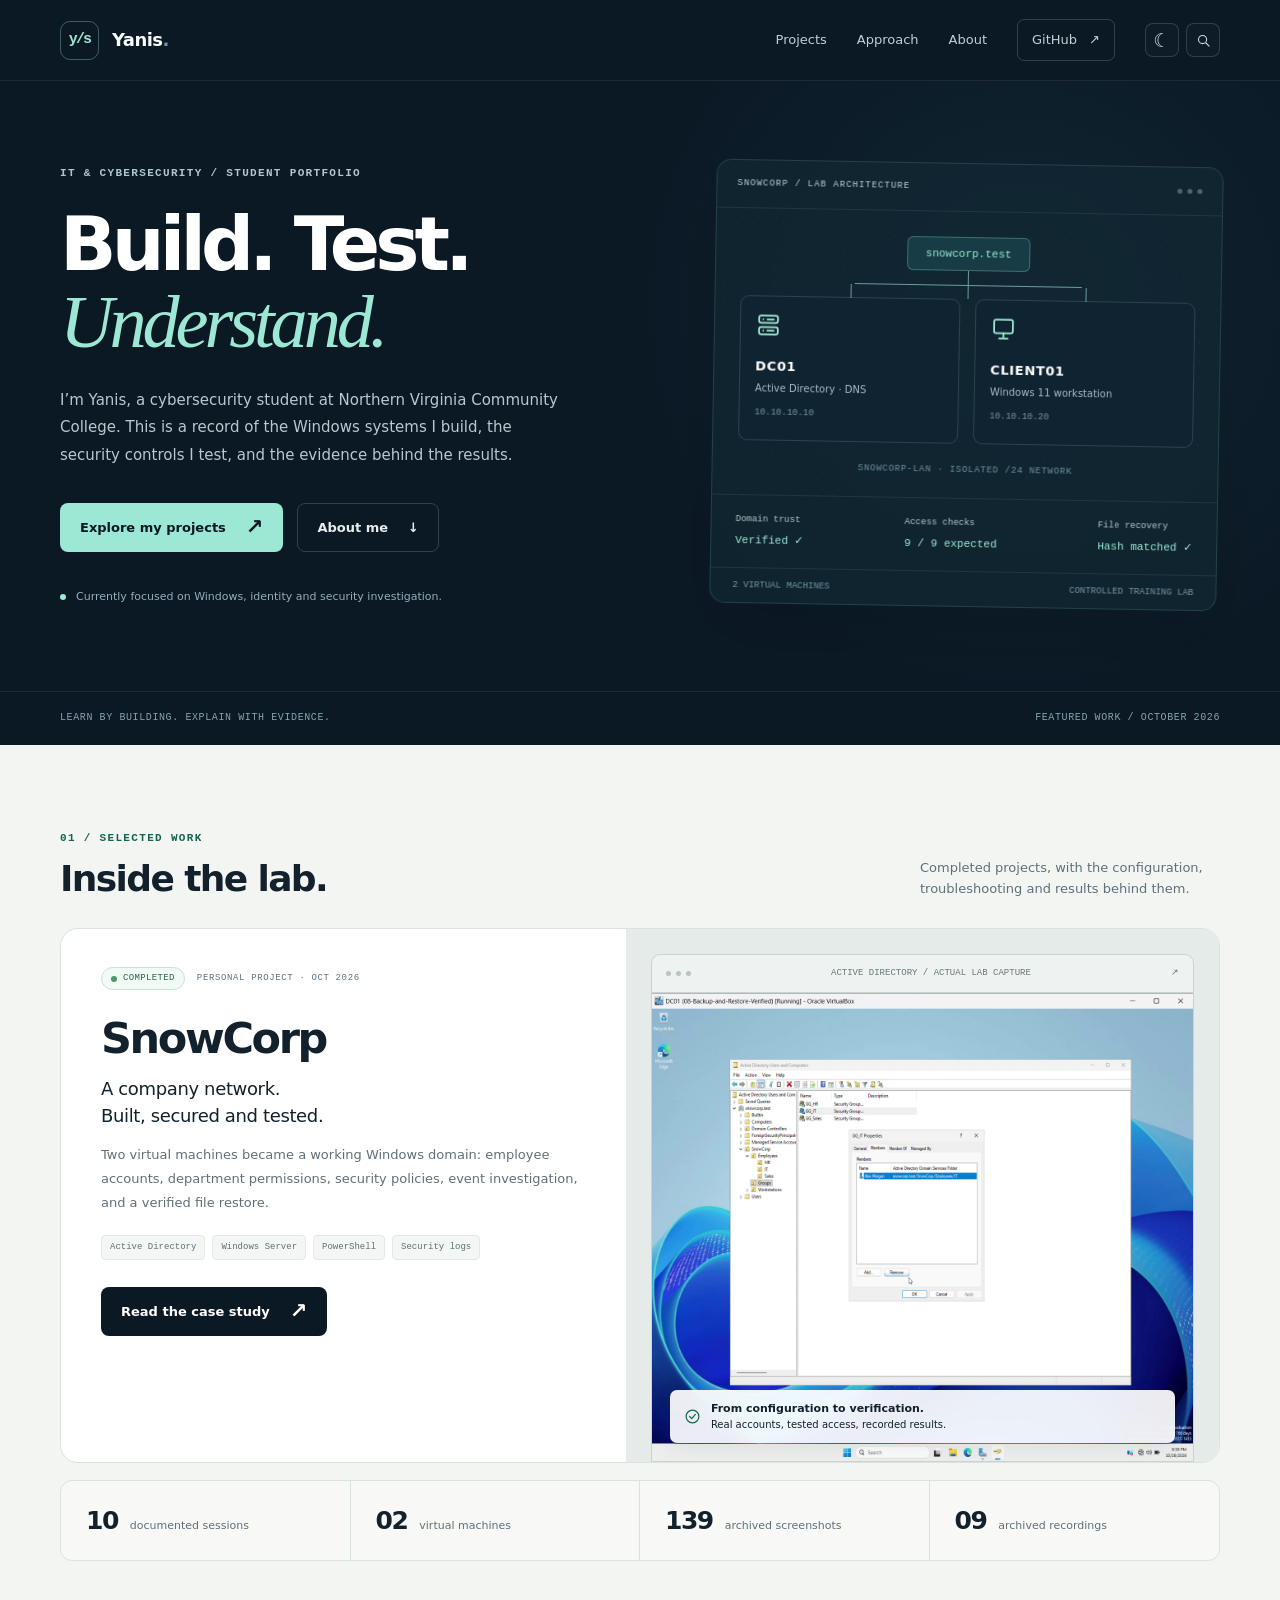
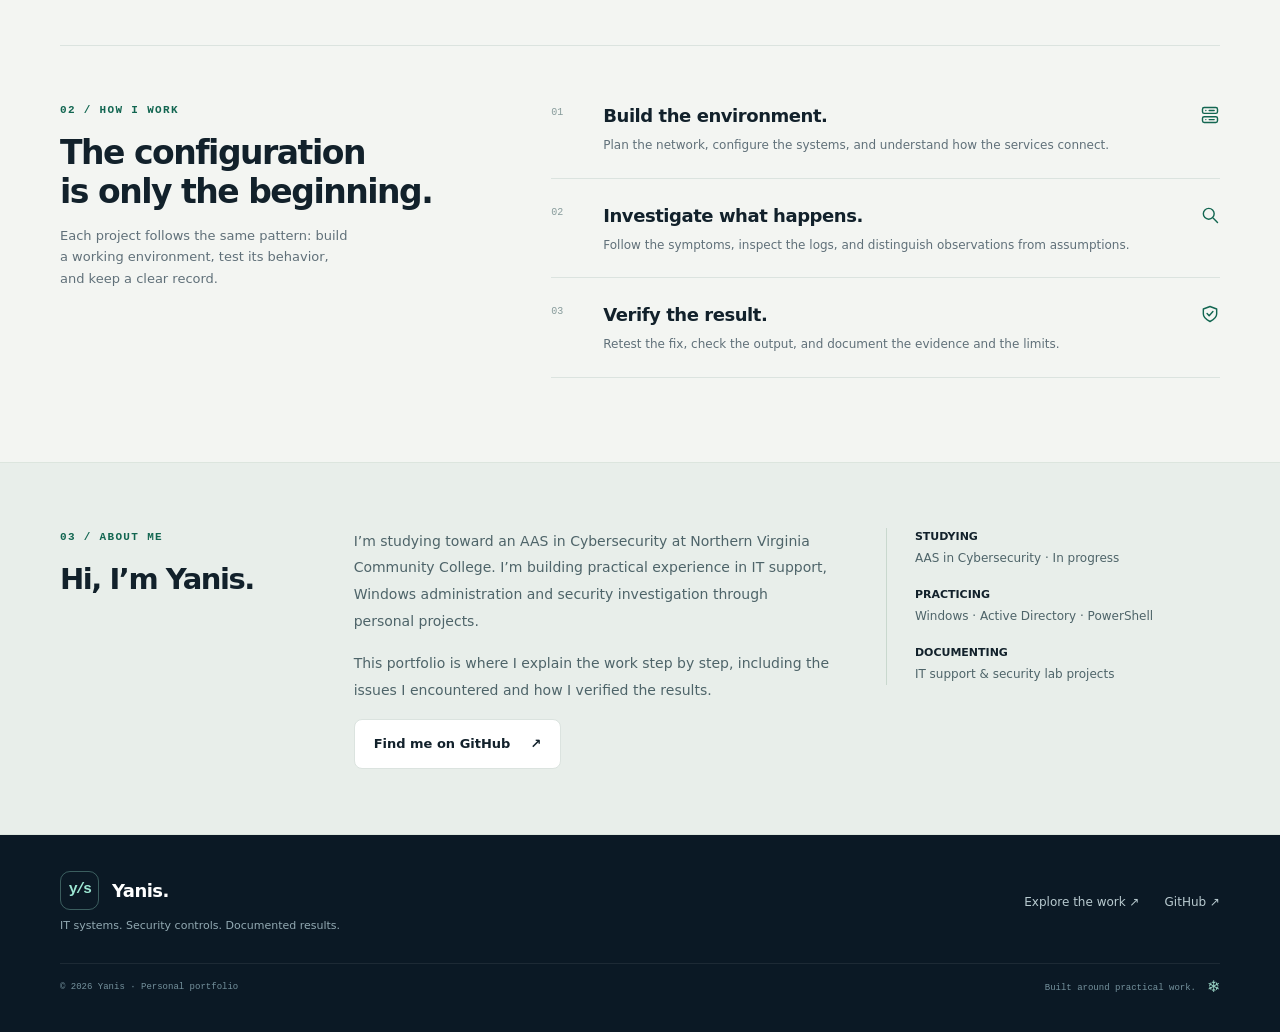
<file: index.html>
<!doctype html><html lang="en"><head><meta charset="utf-8"><meta name="viewport" content="width=device-width, initial-scale=1"><title>Yanis — IT &amp; Cybersecurity Portfolio</title><meta name="description" content="Yanis is a cybersecurity student documenting practical Windows, Active Directory and security investigation projects."><meta name="theme-color" content="#0b1925"><meta property="og:title" content="Yanis — IT &amp; Cybersecurity Portfolio"><meta property="og:description" content="Yanis is a cybersecurity student documenting practical Windows, Active Directory and security investigation projects."><meta property="og:type" content="website"><link rel="icon" type="image/svg+xml" href="assets/favicon.svg"><link rel="stylesheet" href="assets/style.css"><script defer src="assets/site.js"></script><script>try{const t=JSON.parse(localStorage.getItem('yanis-theme'));if(t==='dark'||t==='light')document.documentElement.dataset.theme=t;else document.documentElement.dataset.theme='light';}catch{document.documentElement.dataset.theme='light';}</script><link rel="stylesheet" href="assets/enhancements.css"><script defer src="assets/enhancements.js"></script></head><body data-root=""><a class="skip-link" href="#main">Skip to content</a><svg xmlns="http://www.w3.org/2000/svg" aria-hidden="true" style="display:none"><symbol id="icon-server" viewBox="0 0 24 24"><rect x="3" y="3" width="18" height="7" rx="2"/><rect x="3" y="14" width="18" height="7" rx="2"/><path d="M7 6.5h.01M7 17.5h.01M11 6.5h6M11 17.5h6"/></symbol><symbol id="icon-monitor" viewBox="0 0 24 24"><rect x="3" y="3" width="18" height="13" rx="2"/><path d="M8 21h8M12 16v5"/></symbol><symbol id="icon-check" viewBox="0 0 24 24"><circle cx="12" cy="12" r="9"/><path d="m8 12 3 3 5-6"/></symbol><symbol id="icon-file" viewBox="0 0 24 24"><path d="M14 2H6a2 2 0 0 0-2 2v16a2 2 0 0 0 2 2h12a2 2 0 0 0 2-2V8Z"/><path d="M14 2v6h6M8 13h8M8 17h6"/></symbol><symbol id="icon-shield" viewBox="0 0 24 24"><path d="m12 3 8 3v6c0 5-8 9-8 9s-8-4-8-9V6Z"/><path d="m8.5 11.5 2.5 2.5 4.5-5"/></symbol><symbol id="icon-terminal" viewBox="0 0 24 24"><rect x="3" y="4" width="18" height="16" rx="2"/><path d="m7 9 3 3-3 3M13 15h4"/></symbol><symbol id="icon-search" viewBox="0 0 24 24"><circle cx="10.5" cy="10.5" r="6.5"/><path d="m16 16 5 5"/></symbol></svg><header class="site-header"><div class="wrap header-inner"><a class="brand" href="index.html" aria-label="Yanis, home"><span class="brand-mark">y/s</span><span>Yanis<span style="color:#78939f">.</span></span></a><div class="header-tools"><button class="tool-button" type="button" data-theme-toggle aria-label="Switch to dark theme" title="Dark theme">☾</button><button class="tool-button" type="button" data-open-quick aria-label="Open quick navigation" title="Quick navigation · Ctrl+K"><svg class="icon" aria-hidden="true"><use href="#icon-search"></use></svg></button></div><button class="menu-toggle" aria-label="Toggle navigation" aria-controls="site-nav" aria-expanded="false">Menu</button><nav id="site-nav" class="site-nav" aria-label="Main navigation"><a href="#projects">Projects</a><a href="#approach">Approach</a><a href="#about">About</a><a class="nav-external" href="https://github.com/yanissnow" target="_blank" rel="noopener noreferrer">GitHub <span aria-hidden="true">↗</span></a></nav></div></header><div class="page-progress" aria-hidden="true"><span></span></div>
<main id="main"><section class="hero" aria-labelledby="hero-title"><div class="wrap hero-inner"><div class="hero-copy"><div class="eyebrow light">IT & CYBERSECURITY / STUDENT PORTFOLIO</div><h1 id="hero-title">Build. Test.<br><em>Understand.</em></h1><p>I’m Yanis, a cybersecurity student at Northern Virginia Community College. This is a record of the Windows systems I build, the security controls I test, and the evidence behind the results.</p><div class="hero-actions"><a class="button button-primary" href="#projects">Explore my projects <span class="arrow" aria-hidden="true">↗</span></a><a class="button button-quiet" href="#about">About me <span aria-hidden="true">↓</span></a></div><div class="hero-note"><span class="status-dot" aria-hidden="true"></span>Currently focused on Windows, identity and security investigation.</div></div><div class="blueprint" aria-label="SnowCorp lab architecture"><div class="blueprint-header"><span>SNOWCORP / LAB ARCHITECTURE</span><span class="tiny-dots" aria-hidden="true"><i></i><i></i><i></i></span></div><div class="diagram"><div class="domain-pill">snowcorp.test</div><div class="network-stem" aria-hidden="true"></div><div class="host-grid"><div class="host"><svg class="icon" aria-hidden="true"><use href="#icon-server"></use></svg><strong>DC01</strong><small>Active Directory · DNS</small><code>10.10.10.10</code></div><div class="host"><svg class="icon" aria-hidden="true"><use href="#icon-monitor"></use></svg><strong>CLIENT01</strong><small>Windows 11 workstation</small><code>10.10.10.20</code></div></div><div class="network-label">SNOWCORP-LAN · ISOLATED /24 NETWORK</div></div><div class="checks"><div class="check-item">Domain trust<b>Verified ✓</b></div><div class="check-item">Access checks<b>9 / 9 expected</b></div><div class="check-item">File recovery<b>Hash matched ✓</b></div></div><div class="blueprint-caption"><span>2 VIRTUAL MACHINES</span><span>CONTROLLED TRAINING LAB</span></div></div></div><div class="hero-bottom"><div class="wrap"><span>LEARN BY BUILDING. EXPLAIN WITH EVIDENCE.</span><span>FEATURED WORK / OCTOBER 2026</span></div></div></section>
<section class="section" id="projects" aria-labelledby="projects-title"><div class="wrap"><div class="section-heading"><div><div class="eyebrow teal">01 / SELECTED WORK</div><h2 id="projects-title">Inside the lab.</h2></div><p>Completed projects, with the configuration, troubleshooting and results behind them.</p></div><article class="project-feature"><div class="project-copy"><div class="project-topline"><span class="pill"><span class="status-dot" style="background:#4c976b" aria-hidden="true"></span>COMPLETED</span><span class="muted">PERSONAL PROJECT · OCT 2026</span></div><h3>SnowCorp</h3><p class="project-subtitle">A company network.<br>Built, secured and tested.</p><p class="project-description">Two virtual machines became a working Windows domain: employee accounts, department permissions, security policies, event investigation, and a verified file restore.</p><div class="tag-list"><span class="tag">Active Directory</span><span class="tag">Windows Server</span><span class="tag">PowerShell</span><span class="tag">Security logs</span></div><a class="button button-dark" href="projects/snowcorp/">Read the case study <span class="arrow" aria-hidden="true">↗</span></a></div><a class="project-visual" href="projects/snowcorp/" aria-label="Explore SnowCorp, including real lab evidence"><div class="window-top"><span class="tiny-dots" aria-hidden="true"><i></i><i></i><i></i></span><span>ACTIVE DIRECTORY / ACTUAL LAB CAPTURE</span><span>↗</span></div><div class="proof-preview"><img src="assets/images/directory.png" width="1316" height="1138" loading="lazy" alt="SnowCorp Active Directory structure and Alex Morgan's GG_IT membership"><div class="image-caption"><svg class="icon" aria-hidden="true"><use href="#icon-check"></use></svg><span><b>From configuration to verification.</b>Real accounts, tested access, recorded results.</span></div></div></a></article><div class="stats-bar" aria-label="SnowCorp evidence collection"><div class="stat"><strong>10</strong><span>documented sessions</span></div><div class="stat"><strong>02</strong><span>virtual machines</span></div><div class="stat"><strong>139</strong><span>archived screenshots</span></div><div class="stat"><strong>09</strong><span>archived recordings</span></div></div></div></section>
<section class="section practice" id="approach" aria-labelledby="approach-title"><div class="wrap practice-grid"><div class="practice-intro"><div class="eyebrow teal">02 / HOW I WORK</div><h2 id="approach-title">The configuration<br>is only the beginning.</h2><p>Each project follows the same pattern: build a working environment, test its behavior, and keep a clear record.</p></div><div class="practice-list"><div class="practice-row"><span class="practice-number">01</span><div><h3>Build the environment.</h3><p>Plan the network, configure the systems, and understand how the services connect.</p></div><svg class="icon" aria-hidden="true"><use href="#icon-server"></use></svg></div><div class="practice-row"><span class="practice-number">02</span><div><h3>Investigate what happens.</h3><p>Follow the symptoms, inspect the logs, and distinguish observations from assumptions.</p></div><svg class="icon" aria-hidden="true"><use href="#icon-search"></use></svg></div><div class="practice-row"><span class="practice-number">03</span><div><h3>Verify the result.</h3><p>Retest the fix, check the output, and document the evidence and the limits.</p></div><svg class="icon" aria-hidden="true"><use href="#icon-shield"></use></svg></div></div></div></section>
<section class="about-section" id="about" aria-labelledby="about-title"><div class="wrap about-grid"><div><div class="eyebrow teal">03 / ABOUT ME</div><h2 class="about-title" id="about-title">Hi, I’m Yanis.</h2></div><div class="about-copy"><p>I’m studying toward an AAS in Cybersecurity at Northern Virginia Community College. I’m building practical experience in IT support, Windows administration and security investigation through personal projects.</p><p>This portfolio is where I explain the work step by step, including the issues I encountered and how I verified the results.</p><a class="button button-paper" href="https://github.com/yanissnow" target="_blank" rel="noopener noreferrer">Find me on GitHub <span aria-hidden="true">↗</span></a></div><ul class="about-facts"><li><strong>STUDYING</strong>AAS in Cybersecurity · In progress</li><li><strong>PRACTICING</strong>Windows · Active Directory · PowerShell</li><li><strong>DOCUMENTING</strong>IT support & security lab projects</li></ul></div></section></main><footer class="site-footer"><div class="wrap"><div class="footer-inner"><div><a class="brand" href="index.html"><span class="brand-mark">y/s</span>Yanis.</a><p>IT systems. Security controls. Documented results.</p></div><div class="footer-links"><a href="index.html#projects">Explore the work ↗</a><a href="https://github.com/yanissnow" target="_blank" rel="noopener noreferrer">GitHub ↗</a></div></div><div class="footer-bottom"><span>© 2026 Yanis · Personal portfolio</span><span>Built around practical work.<button class="surprise-button" type="button" data-surprise aria-label="A small SnowCorp surprise" title="Stay curious">❄</button></span></div></div></footer><dialog class="quick-dialog" id="quick-navigation" aria-labelledby="quick-nav-title"><div class="quick-header"><span id="quick-nav-title">Find your way around.</span><button type="button" data-close-quick aria-label="Close quick navigation">Esc</button></div><div class="quick-input-wrap"><input type="search" autocomplete="off" spellcheck="false" aria-label="Search portfolio navigation" placeholder="Search a project, session or evidence…"></div><div class="quick-results"></div><p class="quick-hint">Enter opens the first result · ↓ to browse · Esc to close</p></dialog><div class="site-toast" role="status" aria-live="polite"></div><button class="back-top" type="button" data-back-top aria-label="Back to top" hidden>↑</button></body></html>
</file>
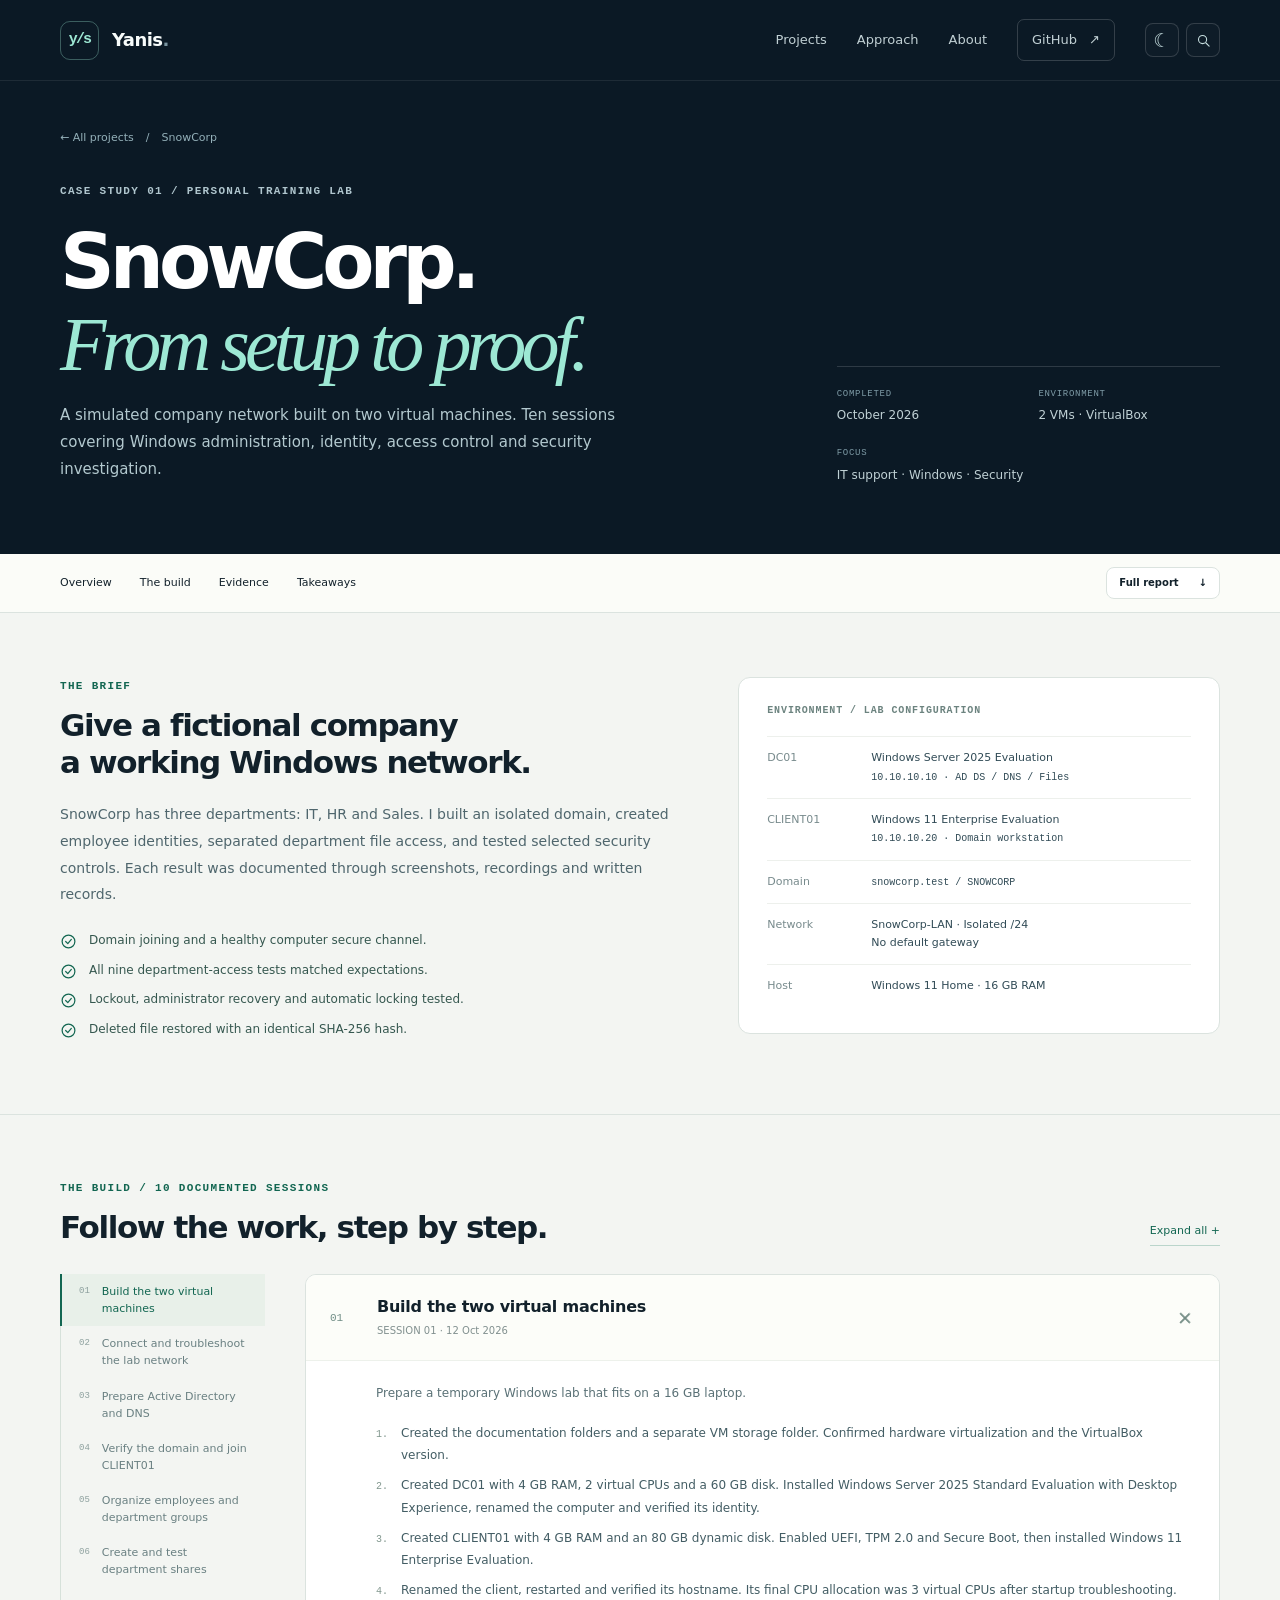
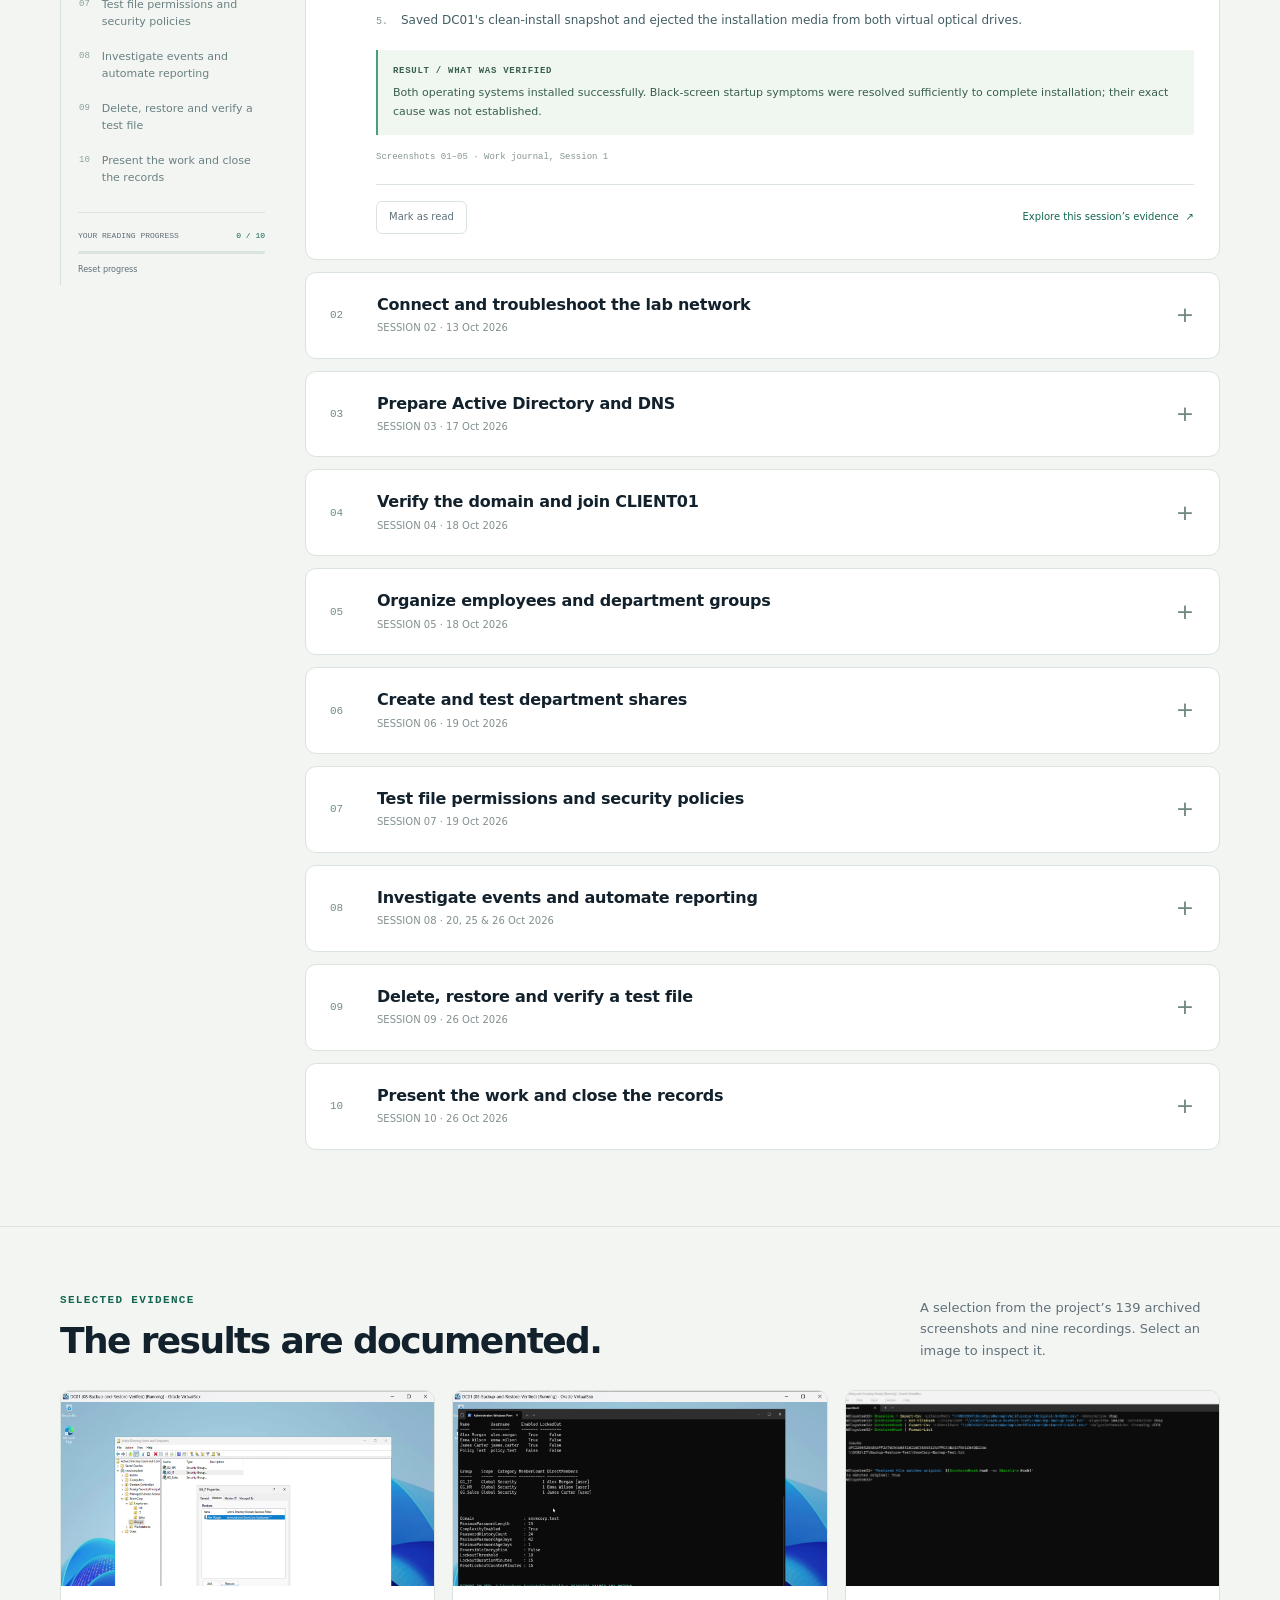
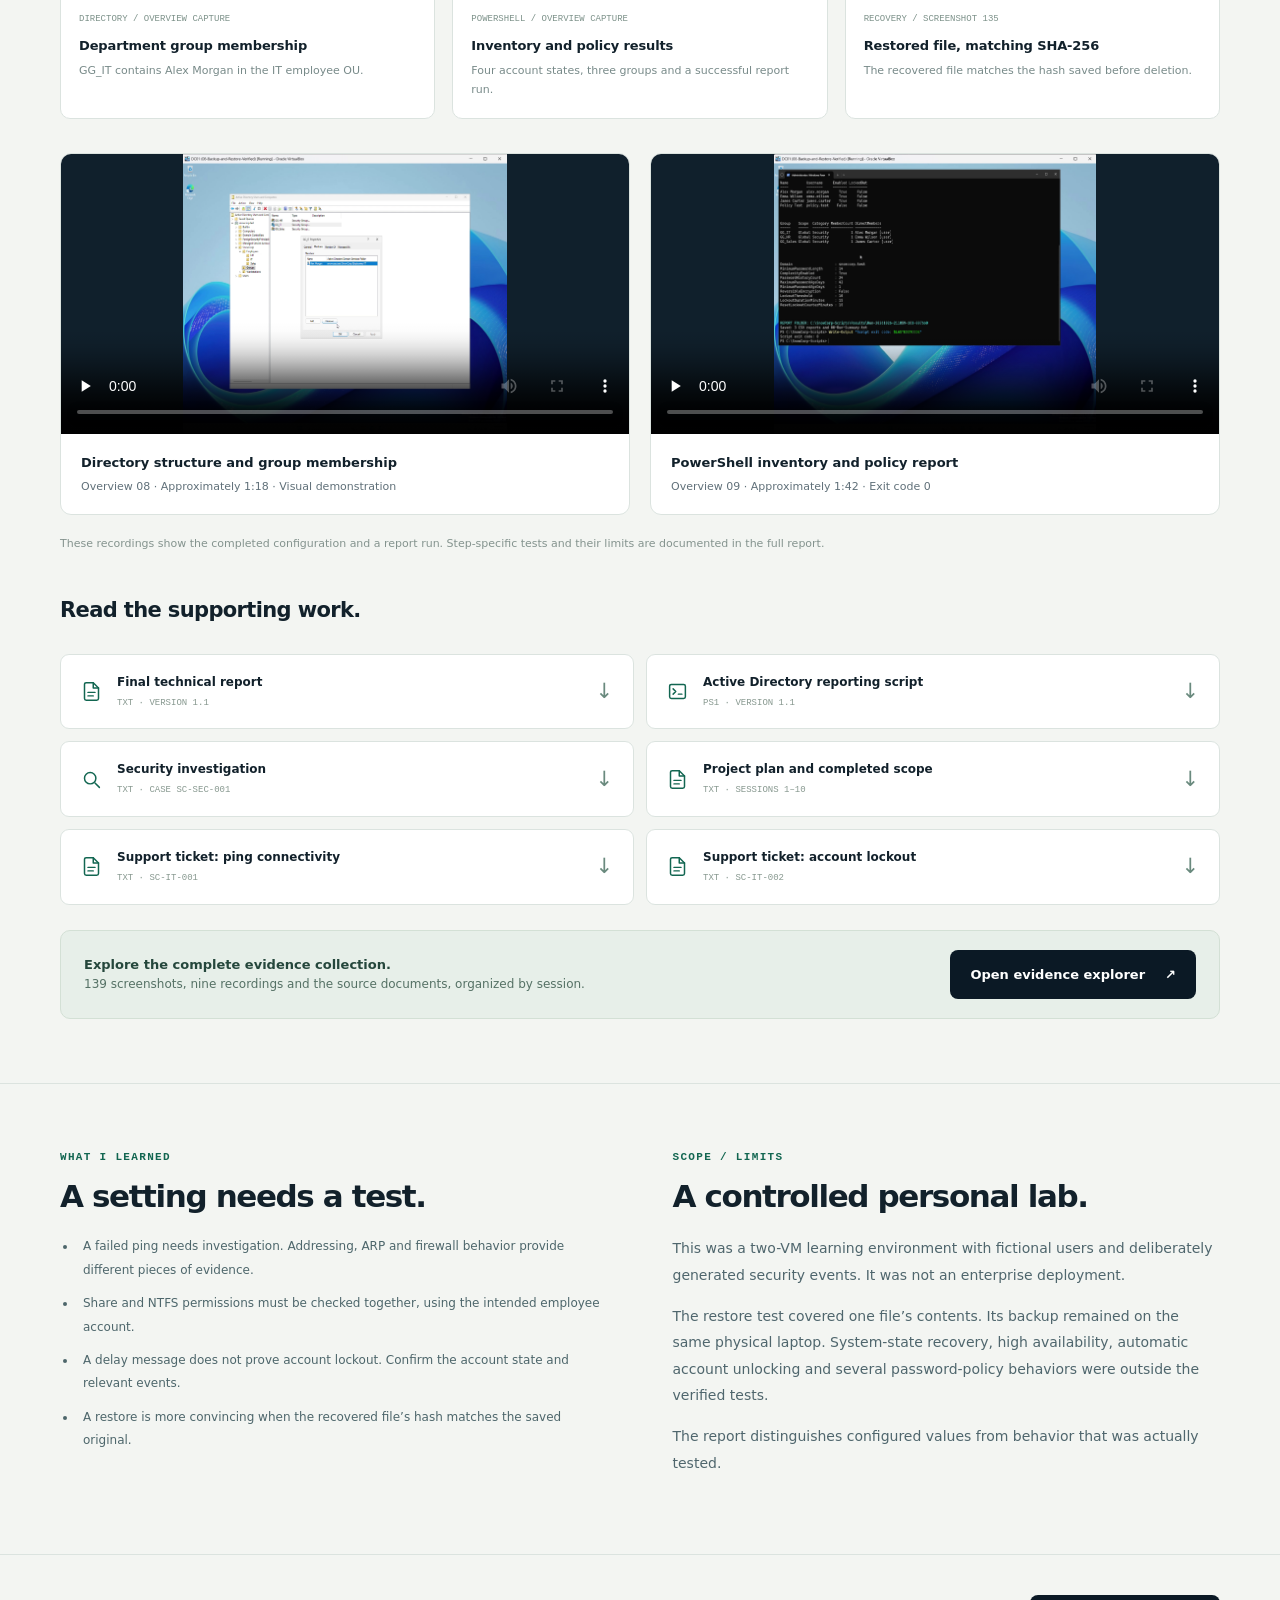
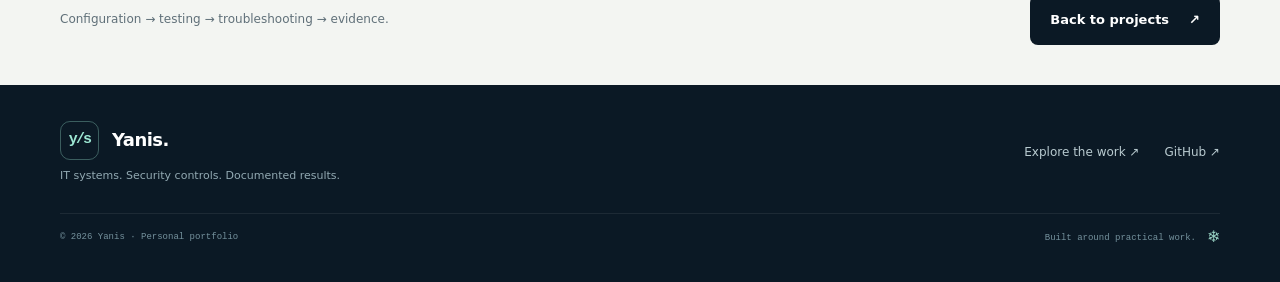
<file: projects/snowcorp/index.html>
<!doctype html><html lang="en"><head><meta charset="utf-8"><meta name="viewport" content="width=device-width, initial-scale=1"><title>SnowCorp — Windows Domain &amp; Security Lab | Yanis</title><meta name="description" content="Explore ten documented sessions building and testing a Windows domain, department permissions, security auditing, PowerShell reports and file recovery."><meta name="theme-color" content="#0b1925"><meta property="og:title" content="SnowCorp — Windows Domain &amp; Security Lab | Yanis"><meta property="og:description" content="Explore ten documented sessions building and testing a Windows domain, department permissions, security auditing, PowerShell reports and file recovery."><meta property="og:type" content="website"><link rel="icon" type="image/svg+xml" href="../../assets/favicon.svg"><link rel="stylesheet" href="../../assets/style.css"><script defer src="../../assets/site.js"></script><script>try{const t=JSON.parse(localStorage.getItem('yanis-theme'));if(t==='dark'||t==='light')document.documentElement.dataset.theme=t;else document.documentElement.dataset.theme='light';}catch{document.documentElement.dataset.theme='light';}</script><link rel="stylesheet" href="../../assets/enhancements.css"><script defer src="../../assets/enhancements.js"></script></head><body data-root="../../"><a class="skip-link" href="#main">Skip to content</a><svg xmlns="http://www.w3.org/2000/svg" aria-hidden="true" style="display:none"><symbol id="icon-server" viewBox="0 0 24 24"><rect x="3" y="3" width="18" height="7" rx="2"/><rect x="3" y="14" width="18" height="7" rx="2"/><path d="M7 6.5h.01M7 17.5h.01M11 6.5h6M11 17.5h6"/></symbol><symbol id="icon-monitor" viewBox="0 0 24 24"><rect x="3" y="3" width="18" height="13" rx="2"/><path d="M8 21h8M12 16v5"/></symbol><symbol id="icon-check" viewBox="0 0 24 24"><circle cx="12" cy="12" r="9"/><path d="m8 12 3 3 5-6"/></symbol><symbol id="icon-file" viewBox="0 0 24 24"><path d="M14 2H6a2 2 0 0 0-2 2v16a2 2 0 0 0 2 2h12a2 2 0 0 0 2-2V8Z"/><path d="M14 2v6h6M8 13h8M8 17h6"/></symbol><symbol id="icon-shield" viewBox="0 0 24 24"><path d="m12 3 8 3v6c0 5-8 9-8 9s-8-4-8-9V6Z"/><path d="m8.5 11.5 2.5 2.5 4.5-5"/></symbol><symbol id="icon-terminal" viewBox="0 0 24 24"><rect x="3" y="4" width="18" height="16" rx="2"/><path d="m7 9 3 3-3 3M13 15h4"/></symbol><symbol id="icon-search" viewBox="0 0 24 24"><circle cx="10.5" cy="10.5" r="6.5"/><path d="m16 16 5 5"/></symbol></svg><header class="site-header"><div class="wrap header-inner"><a class="brand" href="../../index.html" aria-label="Yanis, home"><span class="brand-mark">y/s</span><span>Yanis<span style="color:#78939f">.</span></span></a><div class="header-tools"><button class="tool-button" type="button" data-theme-toggle aria-label="Switch to dark theme" title="Dark theme">☾</button><button class="tool-button" type="button" data-open-quick aria-label="Open quick navigation" title="Quick navigation · Ctrl+K"><svg class="icon" aria-hidden="true"><use href="#icon-search"></use></svg></button></div><button class="menu-toggle" aria-label="Toggle navigation" aria-controls="site-nav" aria-expanded="false">Menu</button><nav id="site-nav" class="site-nav" aria-label="Main navigation"><a href="../../index.html#projects">Projects</a><a href="../../index.html#approach">Approach</a><a href="../../index.html#about">About</a><a class="nav-external" href="https://github.com/yanissnow" target="_blank" rel="noopener noreferrer">GitHub <span aria-hidden="true">↗</span></a></nav></div></header><div class="page-progress" aria-hidden="true"><span></span></div>
<main id="main"><section class="case-hero"><div class="wrap"><div class="breadcrumb"><a href="../../index.html#projects">← All projects</a><span>/</span><span>SnowCorp</span></div><div class="case-heading-grid"><div><div class="eyebrow light">CASE STUDY 01 / PERSONAL TRAINING LAB</div><h1>SnowCorp.<br><em>From setup to proof.</em></h1><p class="case-lead">A simulated company network built on two virtual machines. Ten sessions covering Windows administration, identity, access control and security investigation.</p></div><dl class="case-meta"><div><dt>Completed</dt><dd>October 2026</dd></div><div><dt>Environment</dt><dd>2 VMs · VirtualBox</dd></div><div class="wide"><dt>Focus</dt><dd>IT support · Windows · Security</dd></div></dl></div></div></section><nav class="case-nav" aria-label="Case study sections"><div class="wrap"><div class="case-nav-links"><a href="#overview">Overview</a><a href="#walkthrough">The build</a><a href="#evidence">Evidence</a><a href="#takeaways">Takeaways</a></div><a class="button button-paper" href="../../assets/downloads/SnowCorp-Final-Report.txt" download>Full report <span aria-hidden="true">↓</span></a></div></nav>
<section class="case-section" id="overview"><div class="wrap intro-grid"><div><div class="eyebrow teal">THE BRIEF</div><h2 class="section-title">Give a fictional company<br>a working Windows network.</h2><p class="body-copy">SnowCorp has three departments: IT, HR and Sales. I built an isolated domain, created employee identities, separated department file access, and tested selected security controls. Each result was documented through screenshots, recordings and written records.</p><ul class="result-list"><li><svg class="icon" aria-hidden="true"><use href="#icon-check"></use></svg><span>Domain joining and a healthy computer secure channel.</span></li><li><svg class="icon" aria-hidden="true"><use href="#icon-check"></use></svg><span>All nine department-access tests matched expectations.</span></li><li><svg class="icon" aria-hidden="true"><use href="#icon-check"></use></svg><span>Lockout, administrator recovery and automatic locking tested.</span></li><li><svg class="icon" aria-hidden="true"><use href="#icon-check"></use></svg><span>Deleted file restored with an identical SHA-256 hash.</span></li></ul></div><div class="environment-box"><h3>Environment / lab configuration</h3><dl style="margin:0"><div class="environment-row"><dt>DC01</dt><dd>Windows Server 2025 Evaluation<br><code>10.10.10.10 · AD DS / DNS / Files</code></dd></div><div class="environment-row"><dt>CLIENT01</dt><dd>Windows 11 Enterprise Evaluation<br><code>10.10.10.20 · Domain workstation</code></dd></div><div class="environment-row"><dt>Domain</dt><dd><code>snowcorp.test / SNOWCORP</code></dd></div><div class="environment-row"><dt>Network</dt><dd>SnowCorp-LAN · Isolated /24<br>No default gateway</dd></div><div class="environment-row"><dt>Host</dt><dd>Windows 11 Home · 16 GB RAM</dd></div></dl></div></div></section>
<section class="case-section" id="walkthrough"><div class="wrap"><div class="journey-heading"><div><div class="eyebrow teal">THE BUILD / 10 DOCUMENTED SESSIONS</div><h2 class="section-title" style="margin-bottom:0">Follow the work, step by step.</h2></div><button class="text-button" id="expand-sessions" aria-expanded="false">Expand all +</button></div><div class="journey-grid"><nav class="journey-index" aria-label="Build session index"><a href="#session-1" data-session-target="session-1" class="active" aria-current="step"><span>01</span>Build the two virtual machines</a><a href="#session-2" data-session-target="session-2"><span>02</span>Connect and troubleshoot the lab network</a><a href="#session-3" data-session-target="session-3"><span>03</span>Prepare Active Directory and DNS</a><a href="#session-4" data-session-target="session-4"><span>04</span>Verify the domain and join CLIENT01</a><a href="#session-5" data-session-target="session-5"><span>05</span>Organize employees and department groups</a><a href="#session-6" data-session-target="session-6"><span>06</span>Create and test department shares</a><a href="#session-7" data-session-target="session-7"><span>07</span>Test file permissions and security policies</a><a href="#session-8" data-session-target="session-8"><span>08</span>Investigate events and automate reporting</a><a href="#session-9" data-session-target="session-9"><span>09</span>Delete, restore and verify a test file</a><a href="#session-10" data-session-target="session-10"><span>10</span>Present the work and close the records</a><div class="reading-progress"><div class="reading-label"><span>YOUR READING PROGRESS</span><b id="reading-count">0 / 10</b></div><div class="reading-track" role="progressbar" aria-label="Sessions marked as read" aria-valuemin="0" aria-valuemax="10" aria-valuenow="0"><span id="reading-bar"></span></div><button class="reading-reset" type="button" data-reset-reading>Reset progress</button></div></nav><div><details class="session" id="session-1" open><summary><span class="session-num">01</span><span class="session-summary-copy"><strong>Build the two virtual machines</strong><small>SESSION 01 · 12 Oct 2026</small></span><span class="session-chevron" aria-hidden="true">+</span></summary><div class="session-body"><p class="session-goal">Prepare a temporary Windows lab that fits on a 16 GB laptop.</p><ol class="step-list"><li>Created the documentation folders and a separate VM storage folder. Confirmed hardware virtualization and the VirtualBox version.</li><li>Created DC01 with 4 GB RAM, 2 virtual CPUs and a 60 GB disk. Installed Windows Server 2025 Standard Evaluation with Desktop Experience, renamed the computer and verified its identity.</li><li>Created CLIENT01 with 4 GB RAM and an 80 GB dynamic disk. Enabled UEFI, TPM 2.0 and Secure Boot, then installed Windows 11 Enterprise Evaluation.</li><li>Renamed the client, restarted and verified its hostname. Its final CPU allocation was 3 virtual CPUs after startup troubleshooting.</li><li>Saved DC01&#x27;s clean-install snapshot and ejected the installation media from both virtual optical drives.</li></ol><div class="session-result"><strong>RESULT / WHAT WAS VERIFIED</strong>Both operating systems installed successfully. Black-screen startup symptoms were resolved sufficiently to complete installation; their exact cause was not established.</div><p class="session-proof">Screenshots 01–05 · Work journal, Session 1</p><div class="session-actions"><button class="read-button" type="button" data-mark-read="1" aria-pressed="false">Mark as read</button><a class="session-proof-link" href="evidence/?session=1">Explore this session’s evidence <span aria-hidden="true">↗</span></a></div></div></details><details class="session" id="session-2"><summary><span class="session-num">02</span><span class="session-summary-copy"><strong>Connect and troubleshoot the lab network</strong><small>SESSION 02 · 13 Oct 2026</small></span><span class="session-chevron" aria-hidden="true">+</span></summary><div class="session-body"><p class="session-goal">Give both machines predictable addresses and verify communication with the firewall enabled.</p><ol class="step-list"><li>Saved CLIENT01&#x27;s clean-install recovery snapshot. Installed available Windows updates and verified the clocks and time zones.</li><li>Connected both VM adapters to the internal network SnowCorp-LAN, with the virtual cables connected.</li><li>Set DC01 to 10.10.10.10/24 and CLIENT01 to 10.10.10.20/24. Set preferred DNS to 10.10.10.10 on both; left gateway and alternate DNS blank.</li><li>Investigated failed ping using the configured addresses, repeated tests and CLIENT01&#x27;s ARP cache. An ARP entry existed even while ping timed out.</li><li>Created scoped inbound ICMPv4 Echo Request rules for the other lab machine&#x27;s address on each VM. Kept Windows Firewall enabled.</li><li>Retested ping in both directions. Each test returned 4 replies from 4 requests, with 0% loss.</li></ol><pre class="command-block"><code>hostname
ipconfig
ping 10.10.10.10
arp -a</code></pre><div class="session-result"><strong>RESULT / WHAT WAS VERIFIED</strong>The repeated timeouts stopped after the scoped firewall rule was added. The earlier host-unreachable message was recorded separately without assigning an unconfirmed cause.</div><p class="session-proof">Screenshots 06–15 · Support ticket SC-IT-001</p><div class="session-actions"><button class="read-button" type="button" data-mark-read="2" aria-pressed="false">Mark as read</button><a class="session-proof-link" href="evidence/?session=2">Explore this session’s evidence <span aria-hidden="true">↗</span></a></div></div></details><details class="session" id="session-3"><summary><span class="session-num">03</span><span class="session-summary-copy"><strong>Prepare Active Directory and DNS</strong><small>SESSION 03 · 17 Oct 2026</small></span><span class="session-chevron" aria-hidden="true">+</span></summary><div class="session-body"><p class="session-goal">Deploy the first domain controller for the fictional company.</p><ol class="step-list"><li>Saved 02-Network-Ready snapshots on both powered-off VMs.</li><li>Installed the Active Directory Domain Services role and management tools on DC01.</li><li>Prepared a new forest named snowcorp.test with NetBIOS name SNOWCORP and Windows Server 2025 forest and domain functional levels.</li><li>Selected DNS and Global Catalog, configured a private DSRM password and kept the default database, log and SYSVOL paths.</li><li>Reviewed the settings and successful prerequisite checks. Started domain-controller promotion and its automatic restart.</li></ol><div class="session-result"><strong>RESULT / WHAT WAS VERIFIED</strong>The DNS-delegation warning was expected for this isolated lab without a parent DNS zone. Promotion completion was verified in the next session.</div><p class="session-proof">Screenshots 16–20 · Work journal, Session 3</p><div class="session-actions"><button class="read-button" type="button" data-mark-read="3" aria-pressed="false">Mark as read</button><a class="session-proof-link" href="evidence/?session=3">Explore this session’s evidence <span aria-hidden="true">↗</span></a></div></div></details><details class="session" id="session-4"><summary><span class="session-num">04</span><span class="session-summary-copy"><strong>Verify the domain and join CLIENT01</strong><small>SESSION 04 · 18 Oct 2026</small></span><span class="session-chevron" aria-hidden="true">+</span></summary><div class="session-body"><p class="session-goal">Prove that domain services work before adding employee accounts.</p><ol class="step-list"><li>Signed in to DC01 as the domain administrator and checked the domain configuration and running AD DS, DNS and Netlogon services.</li><li>Checked the snowcorp.test and _msdcs.snowcorp.test zones, hostname resolution, and LDAP SRV records.</li><li>Confirmed NETLOGON and SYSVOL shares existed on DC01.</li><li>Repeated DNS host and service lookups from CLIENT01, joined it to snowcorp.test and restarted.</li><li>Verified domain administrator sign-in, a successful secure-channel test, and CLIENT01&#x27;s computer object in Active Directory.</li></ol><pre class="command-block"><code>hostname
whoami
Test-ComputerSecureChannel -Verbose</code></pre><div class="session-result"><strong>RESULT / WHAT WAS VERIFIED</strong>The secure-channel test returned True. An initial SRV query was corrected without changing DNS configuration; it was consistent with a typing error.</div><p class="session-proof">Screenshots 21–31 · Domain and DNS verification</p><div class="session-actions"><button class="read-button" type="button" data-mark-read="4" aria-pressed="false">Mark as read</button><a class="session-proof-link" href="evidence/?session=4">Explore this session’s evidence <span aria-hidden="true">↗</span></a></div></div></details><details class="session" id="session-5"><summary><span class="session-num">05</span><span class="session-summary-copy"><strong>Organize employees and department groups</strong><small>SESSION 05 · 18 Oct 2026</small></span><span class="session-chevron" aria-hidden="true">+</span></summary><div class="session-body"><p class="session-goal">Create a small, understandable identity structure for IT, HR and Sales.</p><ol class="step-list"><li>Saved 03-Domain-Joined recovery snapshots on both VMs.</li><li>Created SnowCorp with Employees, Groups and Workstations OUs. Added IT, HR and Sales OUs beneath Employees and retained accidental-deletion protection.</li><li>Moved CLIENT01 to Workstations and left DC01 in Domain Controllers.</li><li>Created GG_IT, GG_HR and GG_Sales as Global Security groups.</li><li>Created Alex Morgan, Emma Wilson and James Carter in their department OUs, assigned the matching groups, and required initial password changes.</li><li>Signed in as each employee on CLIENT01, completed the password changes and verified identity and active group membership.</li></ol><pre class="command-block"><code>hostname
whoami
whoami /groups</code></pre><div class="session-result"><strong>RESULT / WHAT WAS VERIFIED</strong>All three domain sign-ins succeeded and each employee had the expected department group.</div><p class="session-proof">Screenshots 32–41 · Employee sign-in and membership checks</p><div class="session-actions"><button class="read-button" type="button" data-mark-read="5" aria-pressed="false">Mark as read</button><a class="session-proof-link" href="evidence/?session=5">Explore this session’s evidence <span aria-hidden="true">↗</span></a></div></div></details><details class="session" id="session-6"><summary><span class="session-num">06</span><span class="session-summary-copy"><strong>Create and test department shares</strong><small>SESSION 06 · 19 Oct 2026</small></span><span class="session-chevron" aria-hidden="true">+</span></summary><div class="session-body"><p class="session-goal">Allow employees to use their own department&#x27;s files while keeping the other departments separate.</p><ol class="step-list"><li>Saved 04-Users-and-Groups-Ready snapshots. Created IT, HR and Sales folders under C:\SnowCorp-Shares on DC01.</li><li>Disabled NTFS inheritance, converted the inherited entries and removed broad Users and CREATOR OWNER access.</li><li>Retained Administrators and SYSTEM with Full control. Granted the corresponding department group Modify on the folder, subfolders and files.</li><li>Shared the folders as \\DC01\IT, \\DC01\HR and \\DC01\Sales. Removed Everyone; granted Administrators Full Control and the department group Change and Read.</li><li>Tested all nine employee-to-share combinations. Each employee could create a file in their own department and was denied access to both other departments.</li><li>Recorded a short demonstration of James accessing Sales and being denied HR access.</li></ol><div class="session-result"><strong>RESULT / WHAT WAS VERIFIED</strong>All nine access checks matched the intended permissions: 3 allowed and 6 denied. Reopen, edit and delete tests followed in Session 7.</div><p class="session-proof">Screenshots 42–60 · Department-access recording</p><div class="session-actions"><button class="read-button" type="button" data-mark-read="6" aria-pressed="false">Mark as read</button><a class="session-proof-link" href="evidence/?session=6">Explore this session’s evidence <span aria-hidden="true">↗</span></a></div></div></details><details class="session" id="session-7"><summary><span class="session-num">07</span><span class="session-summary-copy"><strong>Test file permissions and security policies</strong><small>SESSION 07 · 19 Oct 2026</small></span><span class="session-chevron" aria-hidden="true">+</span></summary><div class="session-body"><p class="session-goal">Validate file operations, password rules, account lockout and automatic workstation locking.</p><ol class="step-list"><li>Saved 05-Department-Shares-Ready snapshots. Reopened and edited department test files, verified saved changes and deleted the temporary test files.</li><li>Set the domain minimum password length to 14. Configured lockout after 10 failed attempts with a 15-minute duration and a 15-minute counter reset.</li><li>Retained existing complexity, history and password-age settings, then verified the effective default domain policy.</li><li>Linked SnowCorp-Workstation-Security to Workstations and set the machine inactivity limit to 300 seconds. Verified application and tested automatic locking with password-required unlocking.</li><li>Used policy.test to confirm short-password rejection, a successful initial sign-in, explicit lockout after repeated wrong passwords, and the locked state in Active Directory.</li><li>Unlocked the account as administrator, verified successful sign-in and disabled the test account after testing.</li></ol><pre class="command-block"><code>Get-ADDefaultDomainPasswordPolicy
gpupdate /force
gpresult /r</code></pre><div class="session-result"><strong>RESULT / WHAT WAS VERIFIED</strong>The selected controls behaved as tested. Exact failed-attempt count and automatic unlocking after 15 minutes were not separately measured.</div><p class="session-proof">Screenshots 61–80 · File-deletion and inactivity-lock recordings</p><div class="session-actions"><button class="read-button" type="button" data-mark-read="7" aria-pressed="false">Mark as read</button><a class="session-proof-link" href="evidence/?session=7">Explore this session’s evidence <span aria-hidden="true">↗</span></a></div></div></details><details class="session" id="session-8"><summary><span class="session-num">08</span><span class="session-summary-copy"><strong>Investigate events and automate reporting</strong><small>SESSION 08 · 20, 25 &amp; 26 Oct 2026</small></span><span class="session-chevron" aria-hidden="true">+</span></summary><div class="session-body"><p class="session-goal">Turn controlled failures into an investigation record and produce repeatable directory reports.</p><ol class="step-list"><li>Saved Security-Policies-Ready snapshots and configured SnowCorp-DC-Auditing on Domain Controllers. Enabled Success and Failure auditing for Credential Validation, Kerberos Authentication Service, User Account Management and Logon.</li><li>Verified effective auditing and reviewed the earlier 4740 lockout and 4767 administrator-unlock events, recorded 5 minutes 6 seconds apart.</li><li>Generated a separate incorrect-password sign-in on October 25. Correlated DC01 event 4771, code 0x18, with CLIENT01 event 4625 and substatus 0xC000006A one second later.</li><li>Exported three full Security logs without clearing them. Corrected an export-path issue and verified the saved laptop copies were readable with Get-WinEvent.</li><li>Completed retrospective support tickets for ping connectivity and controlled account lockout.</li><li>Created the read-only AD reporting script, corrected its initial output-path error and verified version 1.1 produced three CSV reports and a summary with exit code 0.</li><li>Imported the CSVs for validation, preserved the reports on the laptop, disabled policy.test and removed temporary transfer mappings. Saved Auditing-and-Scripting-Ready snapshots.</li></ol><pre class="command-block"><code>auditpol /get /category:*
Get-ADDefaultDomainPasswordPolicy</code></pre><div class="session-result"><strong>RESULT / WHAT WAS VERIFIED</strong>The investigation distinguished two controlled tests and documented the observed failure codes. The script collected 4 users, 3 department groups and the configured default domain policy.</div><p class="session-proof">Screenshots 90–127 · Investigation SC-SEC-001 · Two tickets · Script and reports</p><div class="session-actions"><button class="read-button" type="button" data-mark-read="8" aria-pressed="false">Mark as read</button><a class="session-proof-link" href="evidence/?session=8">Explore this session’s evidence <span aria-hidden="true">↗</span></a></div></div></details><details class="session" id="session-9"><summary><span class="session-num">09</span><span class="session-summary-copy"><strong>Delete, restore and verify a test file</strong><small>SESSION 09 · 26 Oct 2026</small></span><span class="session-chevron" aria-hidden="true">+</span></summary><div class="session-body"><p class="session-goal">Prove that a file can be restored from a copy outside the VM disks with unchanged contents.</p><ol class="step-list"><li>As Alex on CLIENT01, created a five-line test file in the IT share under Backup-Restore-Test and calculated its original SHA-256 hash.</li><li>Copied it through a temporary VirtualBox shared folder to the laptop&#x27;s 08-Backup-and-Restore folder. Saved the original hash record.</li><li>Verified the backup hash from CLIENT01 and separately from host PowerShell.</li><li>Deleted only the dedicated source test file. Test-Path returned False.</li><li>Restored the laptop backup to the original share path. Test-Path returned True and Get-Content displayed the original five lines.</li><li>Compared restored and original SHA-256 values, saved both CSV records and a True comparison result, removed the temporary mapping and shut down both VMs.</li><li>Created Backup-and-Restore-Verified snapshots on both VMs and saved their evidence.</li></ol><pre class="command-block"><code>Get-FileHash -LiteralPath $sourceFile -Algorithm SHA256
Test-Path -LiteralPath $sourceFile
Get-Content -LiteralPath $sourceFile</code></pre><div class="session-result"><strong>RESULT / WHAT WAS VERIFIED</strong>Original, laptop backup and restored-file hashes matched. This was file-content recovery on the same physical laptop, not a system-state or off-device disaster-recovery test.</div><p class="session-proof">Screenshots 128–139 · Deletion and restoration recordings · Saved SHA-256 records</p><div class="session-actions"><button class="read-button" type="button" data-mark-read="9" aria-pressed="false">Mark as read</button><a class="session-proof-link" href="evidence/?session=9">Explore this session’s evidence <span aria-hidden="true">↗</span></a></div></div></details><details class="session" id="session-10"><summary><span class="session-num">10</span><span class="session-summary-copy"><strong>Present the work and close the records</strong><small>SESSION 10 · 26 Oct 2026</small></span><span class="session-chevron" aria-hidden="true">+</span></summary><div class="session-body"><p class="session-goal">Make the completed project understandable to someone reviewing the portfolio.</p><ol class="step-list"><li>Confirmed the final recovery snapshots and screenshots 138–139, resolving the earlier pending status.</li><li>Prepared the final technical report and updated it to version 1.1 with an evidence guide and explicit scope limits.</li><li>Recorded and reviewed a directory overview showing the OUs, employees, group settings and membership, and CLIENT01&#x27;s location.</li><li>Reused the existing department-access demonstration instead of recording the same test again.</li><li>Recorded another reporting-script execution, confirming the account states, group memberships, policy values, report path and exit code 0.</li><li>Prepared a CV description classified as a Personal Project. Reconciled the project plan and journal and powered off both VMs.</li></ol><div class="session-result"><strong>RESULT / WHAT WAS VERIFIED</strong>The documented lab scope was completed. The portfolio contains the technical report, scripts, tickets, investigation, selected demonstrations and the underlying evidence record.</div><p class="session-proof">Overview recordings 08–09 · Final report v1.1 · CV project description</p><div class="session-actions"><button class="read-button" type="button" data-mark-read="10" aria-pressed="false">Mark as read</button><a class="session-proof-link" href="evidence/?session=10&amp;kind=video">Explore this session’s evidence <span aria-hidden="true">↗</span></a></div></div></details></div></div></div></section>
<section class="case-section" id="evidence"><div class="wrap"><div class="section-heading"><div><div class="eyebrow teal">SELECTED EVIDENCE</div><h2>The results are documented.</h2></div><p>A selection from the project’s 139 archived screenshots and nine recordings. Select an image to inspect it.</p></div><div class="evidence-grid"><article class="evidence-card"><button class="evidence-image" type="button" aria-label="Enlarge: Department group membership" data-evidence-image="../../assets/images/directory.png" data-evidence-title="Department group membership" data-evidence-alt="Active Directory Users and Computers shows the SnowCorp OUs and GG_IT member Alex Morgan." data-evidence-caption="GG_IT contains Alex Morgan in the IT employee OU."><img loading="lazy" src="../../assets/images/directory.png" width="1310" height="1136" alt="Active Directory Users and Computers shows the SnowCorp OUs and GG_IT member Alex Morgan."></button><div class="evidence-caption"><span>DIRECTORY / OVERVIEW CAPTURE</span><h3>Department group membership</h3><p>GG_IT contains Alex Morgan in the IT employee OU.</p></div></article><article class="evidence-card"><button class="evidence-image" type="button" aria-label="Enlarge: Inventory and policy results" data-evidence-image="../../assets/images/report.png" data-evidence-title="Inventory and policy results" data-evidence-alt="PowerShell output showing four users, department memberships, password policy and exit code 0." data-evidence-caption="Four account states, three groups and a successful report run."><img loading="lazy" src="../../assets/images/report.png" width="1310" height="1136" alt="PowerShell output showing four users, department memberships, password policy and exit code 0."></button><div class="evidence-caption"><span>POWERSHELL / OVERVIEW CAPTURE</span><h3>Inventory and policy results</h3><p>Four account states, three groups and a successful report run.</p></div></article><article class="evidence-card"><button class="evidence-image" type="button" aria-label="Enlarge: Restored file, matching SHA-256" data-evidence-image="../../assets/images/restore-hash.png" data-evidence-title="Restored file, matching SHA-256" data-evidence-alt="PowerShell displays the restored file SHA-256 and a True comparison with the saved original." data-evidence-caption="The recovered file matches the hash saved before deletion."><img loading="lazy" src="../../assets/images/restore-hash.png" width="1310" height="1136" alt="PowerShell displays the restored file SHA-256 and a True comparison with the saved original."></button><div class="evidence-caption"><span>RECOVERY / SCREENSHOT 135</span><h3>Restored file, matching SHA-256</h3><p>The recovered file matches the hash saved before deletion.</p></div></article></div><div class="video-grid"><article class="video-card"><video controls playsinline preload="none" poster="../../assets/images/directory.png" aria-label="Active Directory overview recording"><source src="../../assets/videos/active-directory.mp4" type="video/mp4">Your browser does not support embedded video. <a href="../../assets/videos/active-directory.mp4">Download the directory overview.</a></video><div class="video-caption"><h3>Directory structure and group membership</h3><p>Overview 08 · Approximately 1:18 · Visual demonstration</p></div></article><article class="video-card"><video controls playsinline preload="none" poster="../../assets/images/report.png" aria-label="PowerShell report overview recording"><source src="../../assets/videos/powershell-report.mp4" type="video/mp4">Your browser does not support embedded video. <a href="../../assets/videos/powershell-report.mp4">Download the reporting overview.</a></video><div class="video-caption"><h3>PowerShell inventory and policy report</h3><p>Overview 09 · Approximately 1:42 · Exit code 0</p></div></article></div><p class="evidence-note">These recordings show the completed configuration and a report run. Step-specific tests and their limits are documented in the full report.</p><h3 style="font-size:21px;font-weight:550;letter-spacing:-.03em;margin:40px 0 0">Read the supporting work.</h3><div class="artifact-grid"><a class="artifact" href="../../assets/downloads/SnowCorp-Final-Report.txt" download><svg class="icon" aria-hidden="true"><use href="#icon-file"></use></svg><span><strong>Final technical report</strong><small>TXT · VERSION 1.1</small></span><span class="arrow" aria-hidden="true">↓</span></a><a class="artifact" href="../../assets/downloads/01-SnowCorp-AD-Report.ps1" download><svg class="icon" aria-hidden="true"><use href="#icon-terminal"></use></svg><span><strong>Active Directory reporting script</strong><small>PS1 · VERSION 1.1</small></span><span class="arrow" aria-hidden="true">↓</span></a><a class="artifact" href="../../assets/downloads/01-Failed-Logon-and-Lockout-Investigation.txt" download><svg class="icon" aria-hidden="true"><use href="#icon-search"></use></svg><span><strong>Security investigation</strong><small>TXT · CASE SC-SEC-001</small></span><span class="arrow" aria-hidden="true">↓</span></a><a class="artifact" href="../../assets/downloads/SnowCorp-Project-Plan.txt" download><svg class="icon" aria-hidden="true"><use href="#icon-file"></use></svg><span><strong>Project plan and completed scope</strong><small>TXT · SESSIONS 1–10</small></span><span class="arrow" aria-hidden="true">↓</span></a><a class="artifact" href="../../assets/downloads/01-SC-IT-001-Ping-Connectivity.txt" download><svg class="icon" aria-hidden="true"><use href="#icon-file"></use></svg><span><strong>Support ticket: ping connectivity</strong><small>TXT · SC-IT-001</small></span><span class="arrow" aria-hidden="true">↓</span></a><a class="artifact" href="../../assets/downloads/02-SC-IT-002-Account-Lockout.txt" download><svg class="icon" aria-hidden="true"><use href="#icon-file"></use></svg><span><strong>Support ticket: account lockout</strong><small>TXT · SC-IT-002</small></span><span class="arrow" aria-hidden="true">↓</span></a></div><div class="archive-link-row"><p><strong>Explore the complete evidence collection.</strong>139 screenshots, nine recordings and the source documents, organized by session.</p><a class="button button-dark" href="evidence/">Open evidence explorer <span aria-hidden="true">↗</span></a></div></div></section>
<section class="case-section" id="takeaways"><div class="wrap takeaway-grid"><div><div class="eyebrow teal">WHAT I LEARNED</div><h2 class="section-title">A setting needs a test.</h2><ul class="takeaway-list"><li>A failed ping needs investigation. Addressing, ARP and firewall behavior provide different pieces of evidence.</li><li>Share and NTFS permissions must be checked together, using the intended employee account.</li><li>A delay message does not prove account lockout. Confirm the account state and relevant events.</li><li>A restore is more convincing when the recovered file’s hash matches the saved original.</li></ul></div><div><div class="eyebrow teal">SCOPE / LIMITS</div><h2 class="section-title">A controlled personal lab.</h2><p class="body-copy">This was a two-VM learning environment with fictional users and deliberately generated security events. It was not an enterprise deployment.</p><p class="body-copy">The restore test covered one file’s contents. Its backup remained on the same physical laptop. System-state recovery, high availability, automatic account unlocking and several password-policy behaviors were outside the verified tests.</p><p class="body-copy">The report distinguishes configured values from behavior that was actually tested.</p></div></div></section><div class="wrap case-end"><p>Configuration → testing → troubleshooting → evidence.</p><a class="button button-dark" href="../../index.html#projects">Back to projects <span aria-hidden="true">↗</span></a></div></main>
<dialog class="lightbox" id="evidence-dialog" aria-labelledby="evidence-dialog-title"><div class="lightbox-header"><strong id="evidence-dialog-title" data-dialog-title>Lab evidence</strong><button class="lightbox-close" aria-label="Close enlarged image">×</button></div><img alt=""><div class="lightbox-tools"><button type="button" data-dialog-prev aria-label="Previous evidence image">← Previous</button><span data-dialog-count></span><button type="button" data-dialog-next aria-label="Next evidence image">Next →</button><a data-dialog-download href="#" download>Original image ↓</a></div><p></p></dialog><footer class="site-footer"><div class="wrap"><div class="footer-inner"><div><a class="brand" href="../../index.html"><span class="brand-mark">y/s</span>Yanis.</a><p>IT systems. Security controls. Documented results.</p></div><div class="footer-links"><a href="../../index.html#projects">Explore the work ↗</a><a href="https://github.com/yanissnow" target="_blank" rel="noopener noreferrer">GitHub ↗</a></div></div><div class="footer-bottom"><span>© 2026 Yanis · Personal portfolio</span><span>Built around practical work.<button class="surprise-button" type="button" data-surprise aria-label="A small SnowCorp surprise" title="Stay curious">❄</button></span></div></div></footer><dialog class="quick-dialog" id="quick-navigation" aria-labelledby="quick-nav-title"><div class="quick-header"><span id="quick-nav-title">Find your way around.</span><button type="button" data-close-quick aria-label="Close quick navigation">Esc</button></div><div class="quick-input-wrap"><input type="search" autocomplete="off" spellcheck="false" aria-label="Search portfolio navigation" placeholder="Search a project, session or evidence…"></div><div class="quick-results"></div><p class="quick-hint">Enter opens the first result · ↓ to browse · Esc to close</p></dialog><div class="site-toast" role="status" aria-live="polite"></div><button class="back-top" type="button" data-back-top aria-label="Back to top" hidden>↑</button></body></html>
</file>
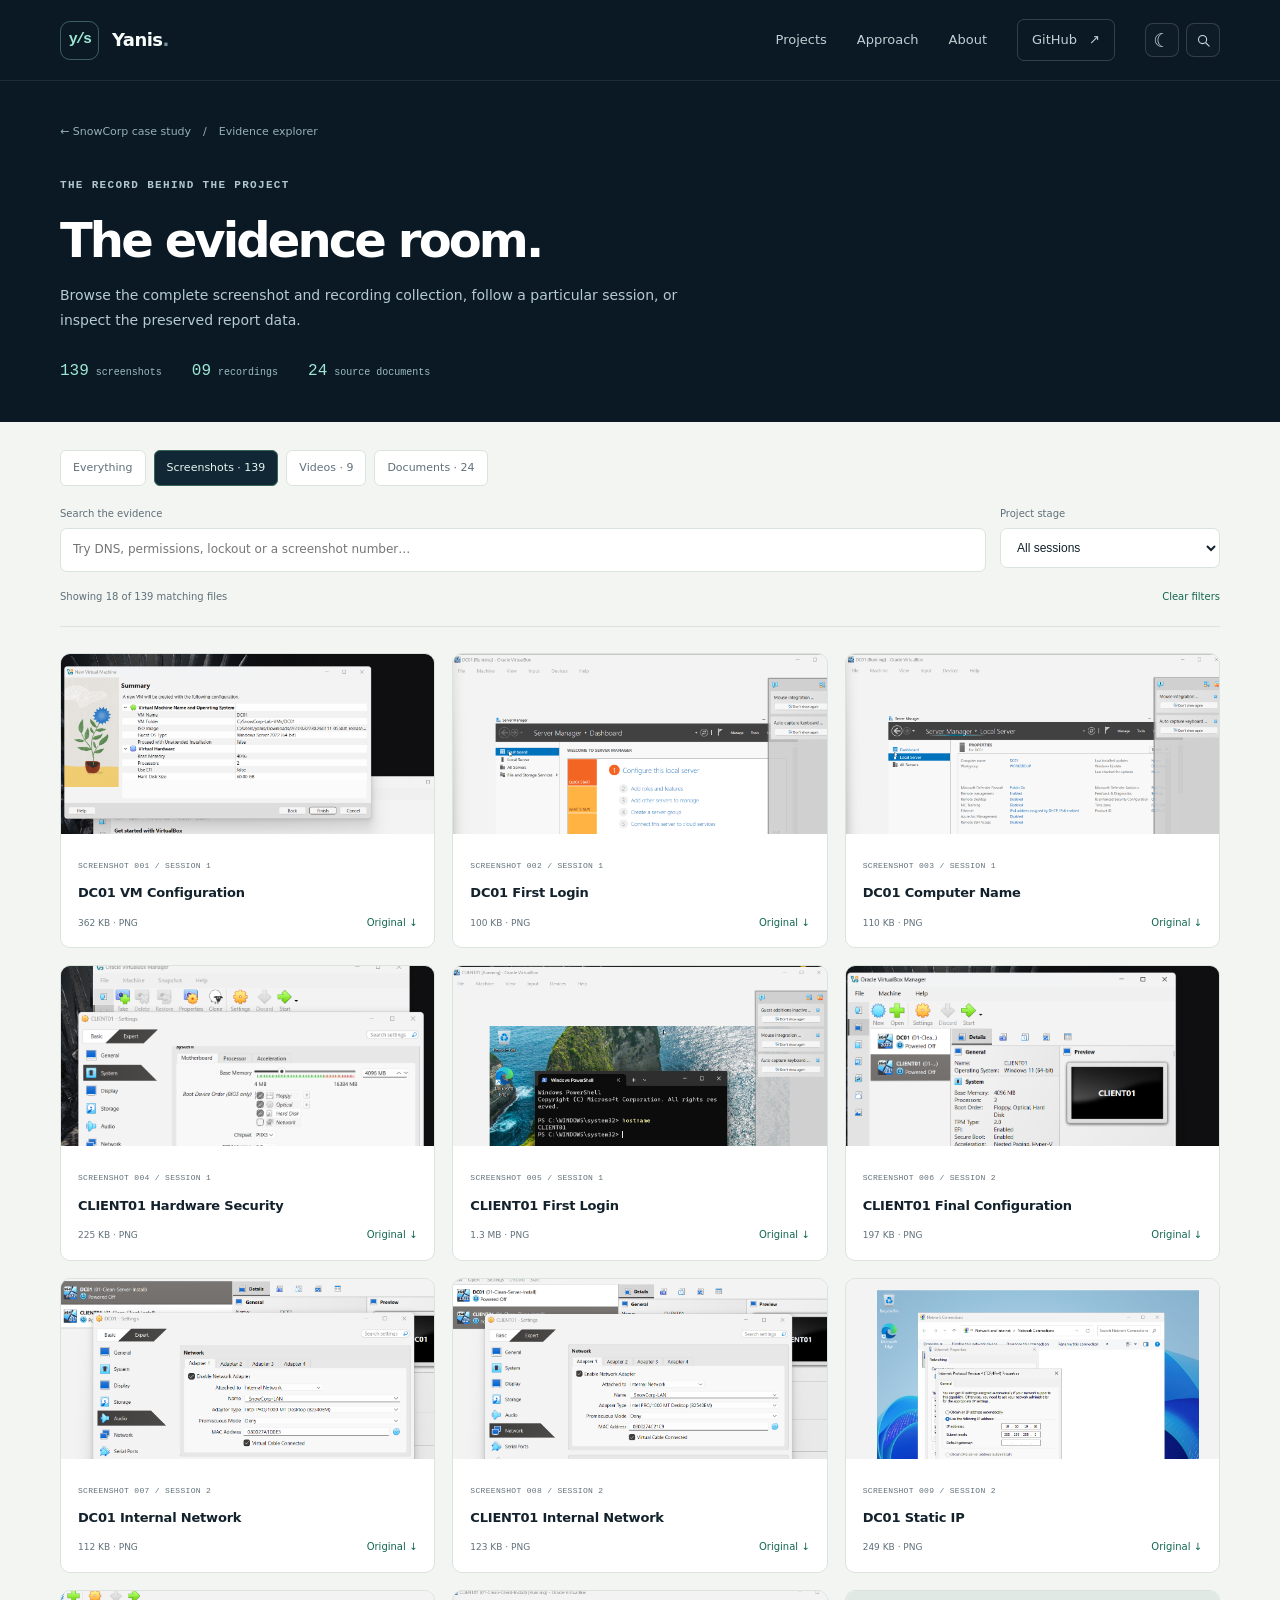
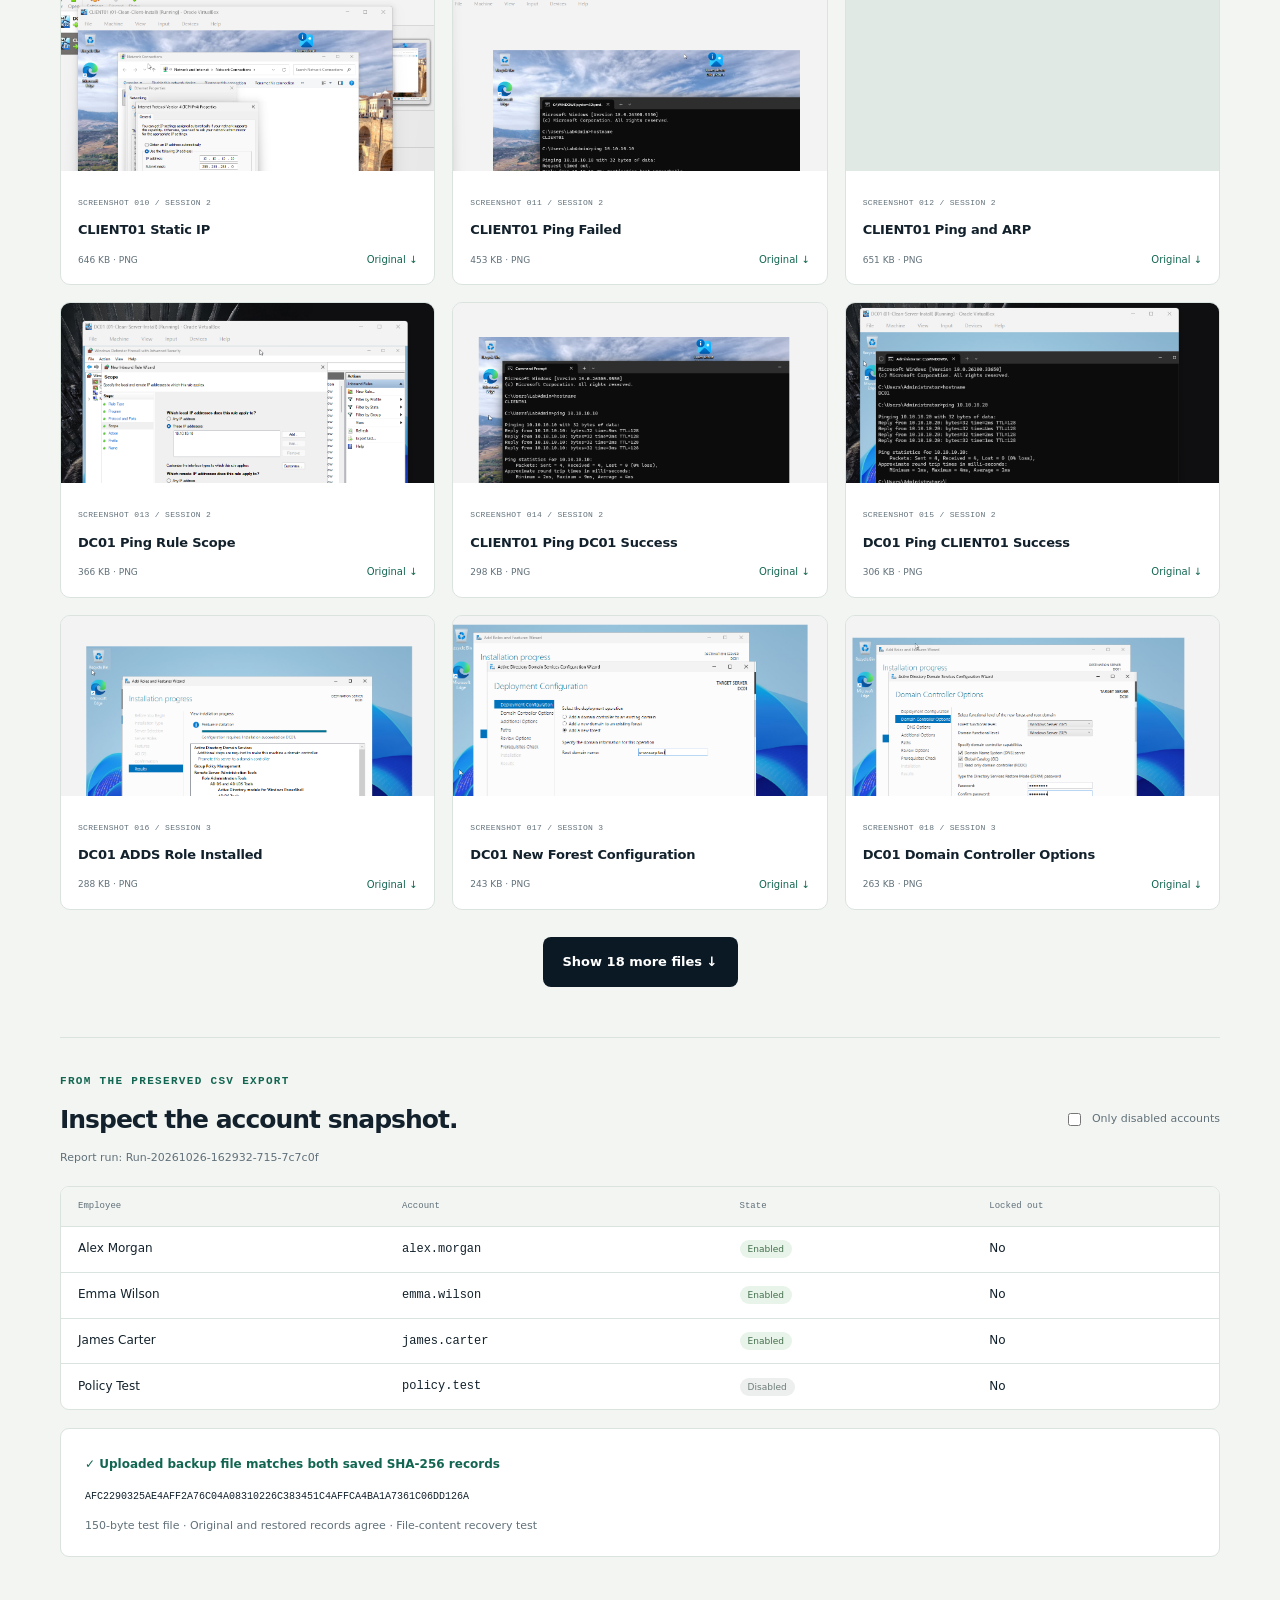
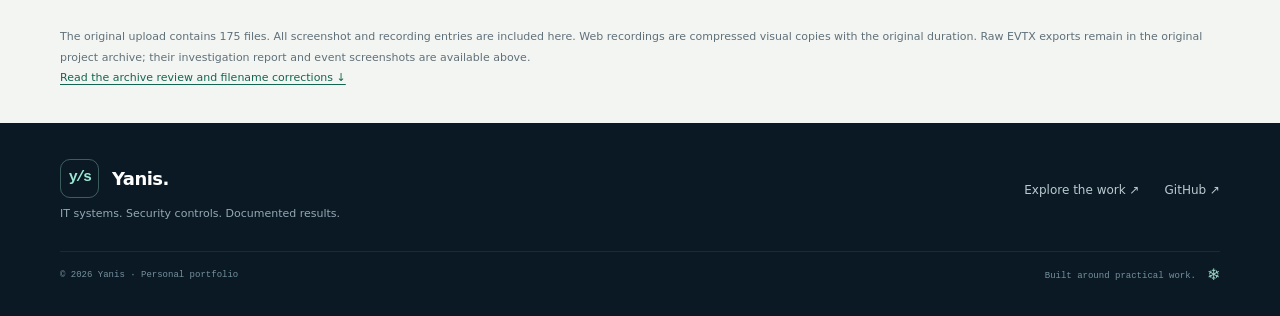
<file: projects/snowcorp/evidence/index.html>
<!doctype html><html lang="en"><head><meta charset="utf-8"><meta name="viewport" content="width=device-width, initial-scale=1"><title>SnowCorp Evidence Explorer | Yanis</title><meta name="description" content="Browse all 139 SnowCorp screenshots, nine recordings, project documents and verified report data."><meta name="theme-color" content="#0b1925"><meta property="og:title" content="SnowCorp Evidence Explorer | Yanis"><meta property="og:description" content="Browse all 139 SnowCorp screenshots, nine recordings, project documents and verified report data."><meta property="og:type" content="website"><link rel="icon" type="image/svg+xml" href="../../../assets/favicon.svg"><link rel="stylesheet" href="../../../assets/style.css"><script defer src="../../../assets/site.js"></script><script>try{const t=JSON.parse(localStorage.getItem('yanis-theme'));if(t==='dark'||t==='light')document.documentElement.dataset.theme=t;else document.documentElement.dataset.theme='light';}catch{document.documentElement.dataset.theme='light';}</script><link rel="stylesheet" href="../../../assets/enhancements.css"><script defer src="../../../assets/enhancements.js"></script></head><body data-root="../../../"><a class="skip-link" href="#main">Skip to content</a><svg xmlns="http://www.w3.org/2000/svg" aria-hidden="true" style="display:none"><symbol id="icon-server" viewBox="0 0 24 24"><rect x="3" y="3" width="18" height="7" rx="2"/><rect x="3" y="14" width="18" height="7" rx="2"/><path d="M7 6.5h.01M7 17.5h.01M11 6.5h6M11 17.5h6"/></symbol><symbol id="icon-monitor" viewBox="0 0 24 24"><rect x="3" y="3" width="18" height="13" rx="2"/><path d="M8 21h8M12 16v5"/></symbol><symbol id="icon-check" viewBox="0 0 24 24"><circle cx="12" cy="12" r="9"/><path d="m8 12 3 3 5-6"/></symbol><symbol id="icon-file" viewBox="0 0 24 24"><path d="M14 2H6a2 2 0 0 0-2 2v16a2 2 0 0 0 2 2h12a2 2 0 0 0 2-2V8Z"/><path d="M14 2v6h6M8 13h8M8 17h6"/></symbol><symbol id="icon-shield" viewBox="0 0 24 24"><path d="m12 3 8 3v6c0 5-8 9-8 9s-8-4-8-9V6Z"/><path d="m8.5 11.5 2.5 2.5 4.5-5"/></symbol><symbol id="icon-terminal" viewBox="0 0 24 24"><rect x="3" y="4" width="18" height="16" rx="2"/><path d="m7 9 3 3-3 3M13 15h4"/></symbol><symbol id="icon-search" viewBox="0 0 24 24"><circle cx="10.5" cy="10.5" r="6.5"/><path d="m16 16 5 5"/></symbol></svg><header class="site-header"><div class="wrap header-inner"><a class="brand" href="../../../index.html" aria-label="Yanis, home"><span class="brand-mark">y/s</span><span>Yanis<span style="color:#78939f">.</span></span></a><div class="header-tools"><button class="tool-button" type="button" data-theme-toggle aria-label="Switch to dark theme" title="Dark theme">☾</button><button class="tool-button" type="button" data-open-quick aria-label="Open quick navigation" title="Quick navigation · Ctrl+K"><svg class="icon" aria-hidden="true"><use href="#icon-search"></use></svg></button></div><button class="menu-toggle" aria-label="Toggle navigation" aria-controls="site-nav" aria-expanded="false">Menu</button><nav id="site-nav" class="site-nav" aria-label="Main navigation"><a href="../../../index.html#projects">Projects</a><a href="../../../index.html#approach">Approach</a><a href="../../../index.html#about">About</a><a class="nav-external" href="https://github.com/yanissnow" target="_blank" rel="noopener noreferrer">GitHub <span aria-hidden="true">↗</span></a></nav></div></header><div class="page-progress" aria-hidden="true"><span></span></div>
<main id="main"><section class="archive-hero"><div class="wrap"><div class="breadcrumb"><a href="../">← SnowCorp case study</a><span>/</span><span>Evidence explorer</span></div><div class="eyebrow light">THE RECORD BEHIND THE PROJECT</div><h1>The evidence room.</h1><p>Browse the complete screenshot and recording collection, follow a particular session, or inspect the preserved report data.</p><div class="archive-stats"><span><b>139</b>screenshots</span><span><b>09</b>recordings</span><span><b>24</b>source documents</span></div></div></section><section class="wrap" aria-label="Filter and browse evidence"><div class="archive-controls"><div class="archive-kind" role="group" aria-label="Evidence type"><button data-kind-filter="all" aria-pressed="false">Everything</button><button data-kind-filter="image" aria-pressed="true">Screenshots · 139</button><button data-kind-filter="video" aria-pressed="false">Videos · 9</button><button data-kind-filter="document" aria-pressed="false">Documents · 24</button></div><div class="archive-search-row"><label><span class="field-label">Search the evidence</span><input id="evidence-search" type="search" placeholder="Try DNS, permissions, lockout or a screenshot number…" autocomplete="off"></label><label><span class="field-label">Project stage</span><select id="evidence-session" aria-label="Project stage"><option value="all">All sessions</option><option value="1">Session 1</option><option value="2">Session 2</option><option value="3">Session 3</option><option value="4">Session 4</option><option value="5">Session 5</option><option value="6">Session 6</option><option value="7">Session 7</option><option value="8">Session 8</option><option value="9">Session 9</option><option value="10">Session 10</option><option value="follow-up">Follow-up checks</option></select></label></div><div class="archive-result-line"><span id="evidence-count" aria-live="polite">Showing the screenshot collection</span><button data-clear-filters>Clear filters</button></div></div><div id="evidence-empty" class="archive-empty" hidden>No matching files. Try another search, session or evidence type.</div><div class="archive-grid"><article class="archive-card" data-archive-item data-kind="image" data-sessions="1" data-search="001 · dc01 vm configuration session 1 01-dc01-vm-configuration.png"><button class="evidence-image" type="button" aria-label="Enlarge screenshot 1: DC01 VM Configuration" data-evidence-image="../../../assets/evidence/screenshots/01-DC01-VM-Configuration.png" data-evidence-title="001 · DC01 VM Configuration" data-evidence-alt="DC01 VM Configuration" data-evidence-caption="Screenshot 1 · Session 1 · SnowCorp lab evidence"><img loading="lazy" decoding="async" src="../../../assets/evidence/screenshots/01-DC01-VM-Configuration.png" alt="DC01 VM Configuration"></button><div class="archive-card-body"><span class="archive-card-meta">SCREENSHOT 001 / Session 1</span><h2>DC01 VM Configuration</h2><div class="archive-card-footer"><span>362 KB · PNG</span><a href="../../../assets/evidence/screenshots/01-DC01-VM-Configuration.png" download>Original ↓</a></div></div></article><article class="archive-card" data-archive-item data-kind="image" data-sessions="1" data-search="002 · dc01 first login session 1 02-dc01-first-login.png"><button class="evidence-image" type="button" aria-label="Enlarge screenshot 2: DC01 First Login" data-evidence-image="../../../assets/evidence/screenshots/02-DC01-First-Login.png" data-evidence-title="002 · DC01 First Login" data-evidence-alt="DC01 First Login" data-evidence-caption="Screenshot 2 · Session 1 · SnowCorp lab evidence"><img loading="lazy" decoding="async" src="../../../assets/evidence/screenshots/02-DC01-First-Login.png" alt="DC01 First Login"></button><div class="archive-card-body"><span class="archive-card-meta">SCREENSHOT 002 / Session 1</span><h2>DC01 First Login</h2><div class="archive-card-footer"><span>100 KB · PNG</span><a href="../../../assets/evidence/screenshots/02-DC01-First-Login.png" download>Original ↓</a></div></div></article><article class="archive-card" data-archive-item data-kind="image" data-sessions="1" data-search="003 · dc01 computer name session 1 03-dc01-computer-name.png"><button class="evidence-image" type="button" aria-label="Enlarge screenshot 3: DC01 Computer Name" data-evidence-image="../../../assets/evidence/screenshots/03-DC01-Computer-Name.png" data-evidence-title="003 · DC01 Computer Name" data-evidence-alt="DC01 Computer Name" data-evidence-caption="Screenshot 3 · Session 1 · SnowCorp lab evidence"><img loading="lazy" decoding="async" src="../../../assets/evidence/screenshots/03-DC01-Computer-Name.png" alt="DC01 Computer Name"></button><div class="archive-card-body"><span class="archive-card-meta">SCREENSHOT 003 / Session 1</span><h2>DC01 Computer Name</h2><div class="archive-card-footer"><span>110 KB · PNG</span><a href="../../../assets/evidence/screenshots/03-DC01-Computer-Name.png" download>Original ↓</a></div></div></article><article class="archive-card" data-archive-item data-kind="image" data-sessions="1" data-search="004 · client01 hardware security session 1 04-client01-hardware-security.png"><button class="evidence-image" type="button" aria-label="Enlarge screenshot 4: CLIENT01 Hardware Security" data-evidence-image="../../../assets/evidence/screenshots/04-CLIENT01-Hardware-Security.png" data-evidence-title="004 · CLIENT01 Hardware Security" data-evidence-alt="CLIENT01 Hardware Security" data-evidence-caption="Screenshot 4 · Session 1 · SnowCorp lab evidence"><img loading="lazy" decoding="async" src="../../../assets/evidence/screenshots/04-CLIENT01-Hardware-Security.png" alt="CLIENT01 Hardware Security"></button><div class="archive-card-body"><span class="archive-card-meta">SCREENSHOT 004 / Session 1</span><h2>CLIENT01 Hardware Security</h2><div class="archive-card-footer"><span>225 KB · PNG</span><a href="../../../assets/evidence/screenshots/04-CLIENT01-Hardware-Security.png" download>Original ↓</a></div></div></article><article class="archive-card" data-archive-item data-kind="image" data-sessions="1" data-search="005 · client01 first login session 1 05-client01-first-login.png"><button class="evidence-image" type="button" aria-label="Enlarge screenshot 5: CLIENT01 First Login" data-evidence-image="../../../assets/evidence/screenshots/05-CLIENT01-First-Login.png" data-evidence-title="005 · CLIENT01 First Login" data-evidence-alt="CLIENT01 First Login" data-evidence-caption="Screenshot 5 · Session 1 · SnowCorp lab evidence"><img loading="lazy" decoding="async" src="../../../assets/evidence/screenshots/05-CLIENT01-First-Login.png" alt="CLIENT01 First Login"></button><div class="archive-card-body"><span class="archive-card-meta">SCREENSHOT 005 / Session 1</span><h2>CLIENT01 First Login</h2><div class="archive-card-footer"><span>1.3 MB · PNG</span><a href="../../../assets/evidence/screenshots/05-CLIENT01-First-Login.png" download>Original ↓</a></div></div></article><article class="archive-card" data-archive-item data-kind="image" data-sessions="2" data-search="006 · client01 final configuration session 2 06-client01-final-configuration.png"><button class="evidence-image" type="button" aria-label="Enlarge screenshot 6: CLIENT01 Final Configuration" data-evidence-image="../../../assets/evidence/screenshots/06-CLIENT01-Final-Configuration.png" data-evidence-title="006 · CLIENT01 Final Configuration" data-evidence-alt="CLIENT01 Final Configuration" data-evidence-caption="Screenshot 6 · Session 2 · SnowCorp lab evidence"><img loading="lazy" decoding="async" src="../../../assets/evidence/screenshots/06-CLIENT01-Final-Configuration.png" alt="CLIENT01 Final Configuration"></button><div class="archive-card-body"><span class="archive-card-meta">SCREENSHOT 006 / Session 2</span><h2>CLIENT01 Final Configuration</h2><div class="archive-card-footer"><span>197 KB · PNG</span><a href="../../../assets/evidence/screenshots/06-CLIENT01-Final-Configuration.png" download>Original ↓</a></div></div></article><article class="archive-card" data-archive-item data-kind="image" data-sessions="2" data-search="007 · dc01 internal network session 2 07-dc01-internal-network.png"><button class="evidence-image" type="button" aria-label="Enlarge screenshot 7: DC01 Internal Network" data-evidence-image="../../../assets/evidence/screenshots/07-DC01-Internal-Network.png" data-evidence-title="007 · DC01 Internal Network" data-evidence-alt="DC01 Internal Network" data-evidence-caption="Screenshot 7 · Session 2 · SnowCorp lab evidence"><img loading="lazy" decoding="async" src="../../../assets/evidence/screenshots/07-DC01-Internal-Network.png" alt="DC01 Internal Network"></button><div class="archive-card-body"><span class="archive-card-meta">SCREENSHOT 007 / Session 2</span><h2>DC01 Internal Network</h2><div class="archive-card-footer"><span>112 KB · PNG</span><a href="../../../assets/evidence/screenshots/07-DC01-Internal-Network.png" download>Original ↓</a></div></div></article><article class="archive-card" data-archive-item data-kind="image" data-sessions="2" data-search="008 · client01 internal network session 2 08-client01-internal-network.png"><button class="evidence-image" type="button" aria-label="Enlarge screenshot 8: CLIENT01 Internal Network" data-evidence-image="../../../assets/evidence/screenshots/08-CLIENT01-Internal-Network.png" data-evidence-title="008 · CLIENT01 Internal Network" data-evidence-alt="CLIENT01 Internal Network" data-evidence-caption="Screenshot 8 · Session 2 · SnowCorp lab evidence"><img loading="lazy" decoding="async" src="../../../assets/evidence/screenshots/08-CLIENT01-Internal-Network.png" alt="CLIENT01 Internal Network"></button><div class="archive-card-body"><span class="archive-card-meta">SCREENSHOT 008 / Session 2</span><h2>CLIENT01 Internal Network</h2><div class="archive-card-footer"><span>123 KB · PNG</span><a href="../../../assets/evidence/screenshots/08-CLIENT01-Internal-Network.png" download>Original ↓</a></div></div></article><article class="archive-card" data-archive-item data-kind="image" data-sessions="2" data-search="009 · dc01 static ip session 2 09-dc01-static-ip.png"><button class="evidence-image" type="button" aria-label="Enlarge screenshot 9: DC01 Static IP" data-evidence-image="../../../assets/evidence/screenshots/09-DC01-Static-IP.png" data-evidence-title="009 · DC01 Static IP" data-evidence-alt="DC01 Static IP" data-evidence-caption="Screenshot 9 · Session 2 · SnowCorp lab evidence"><img loading="lazy" decoding="async" src="../../../assets/evidence/screenshots/09-DC01-Static-IP.png" alt="DC01 Static IP"></button><div class="archive-card-body"><span class="archive-card-meta">SCREENSHOT 009 / Session 2</span><h2>DC01 Static IP</h2><div class="archive-card-footer"><span>249 KB · PNG</span><a href="../../../assets/evidence/screenshots/09-DC01-Static-IP.png" download>Original ↓</a></div></div></article><article class="archive-card" data-archive-item data-kind="image" data-sessions="2" data-search="010 · client01 static ip session 2 10-client01-static-ip.png"><button class="evidence-image" type="button" aria-label="Enlarge screenshot 10: CLIENT01 Static IP" data-evidence-image="../../../assets/evidence/screenshots/10-CLIENT01-Static-IP.png" data-evidence-title="010 · CLIENT01 Static IP" data-evidence-alt="CLIENT01 Static IP" data-evidence-caption="Screenshot 10 · Session 2 · SnowCorp lab evidence"><img loading="lazy" decoding="async" src="../../../assets/evidence/screenshots/10-CLIENT01-Static-IP.png" alt="CLIENT01 Static IP"></button><div class="archive-card-body"><span class="archive-card-meta">SCREENSHOT 010 / Session 2</span><h2>CLIENT01 Static IP</h2><div class="archive-card-footer"><span>646 KB · PNG</span><a href="../../../assets/evidence/screenshots/10-CLIENT01-Static-IP.png" download>Original ↓</a></div></div></article><article class="archive-card" data-archive-item data-kind="image" data-sessions="2" data-search="011 · client01 ping failed session 2 11-client01-ping-failed.png"><button class="evidence-image" type="button" aria-label="Enlarge screenshot 11: CLIENT01 Ping Failed" data-evidence-image="../../../assets/evidence/screenshots/11-CLIENT01-Ping-Failed.png" data-evidence-title="011 · CLIENT01 Ping Failed" data-evidence-alt="CLIENT01 Ping Failed" data-evidence-caption="Screenshot 11 · Session 2 · SnowCorp lab evidence"><img loading="lazy" decoding="async" src="../../../assets/evidence/screenshots/11-CLIENT01-Ping-Failed.png" alt="CLIENT01 Ping Failed"></button><div class="archive-card-body"><span class="archive-card-meta">SCREENSHOT 011 / Session 2</span><h2>CLIENT01 Ping Failed</h2><div class="archive-card-footer"><span>453 KB · PNG</span><a href="../../../assets/evidence/screenshots/11-CLIENT01-Ping-Failed.png" download>Original ↓</a></div></div></article><article class="archive-card" data-archive-item data-kind="image" data-sessions="2" data-search="012 · client01 ping and arp session 2 12-client01-ping-and-arp.png"><button class="evidence-image" type="button" aria-label="Enlarge screenshot 12: CLIENT01 Ping and ARP" data-evidence-image="../../../assets/evidence/screenshots/12-CLIENT01-Ping-and-ARP.png" data-evidence-title="012 · CLIENT01 Ping and ARP" data-evidence-alt="CLIENT01 Ping and ARP" data-evidence-caption="Screenshot 12 · Session 2 · SnowCorp lab evidence"><img loading="lazy" decoding="async" src="../../../assets/evidence/screenshots/12-CLIENT01-Ping-and-ARP.png" alt="CLIENT01 Ping and ARP"></button><div class="archive-card-body"><span class="archive-card-meta">SCREENSHOT 012 / Session 2</span><h2>CLIENT01 Ping and ARP</h2><div class="archive-card-footer"><span>651 KB · PNG</span><a href="../../../assets/evidence/screenshots/12-CLIENT01-Ping-and-ARP.png" download>Original ↓</a></div></div></article><article class="archive-card" data-archive-item data-kind="image" data-sessions="2" data-search="013 · dc01 ping rule scope session 2 13-dc01-ping-rule-scope.png"><button class="evidence-image" type="button" aria-label="Enlarge screenshot 13: DC01 Ping Rule Scope" data-evidence-image="../../../assets/evidence/screenshots/13-DC01-Ping-Rule-Scope.png" data-evidence-title="013 · DC01 Ping Rule Scope" data-evidence-alt="DC01 Ping Rule Scope" data-evidence-caption="Screenshot 13 · Session 2 · SnowCorp lab evidence"><img loading="lazy" decoding="async" src="../../../assets/evidence/screenshots/13-DC01-Ping-Rule-Scope.png" alt="DC01 Ping Rule Scope"></button><div class="archive-card-body"><span class="archive-card-meta">SCREENSHOT 013 / Session 2</span><h2>DC01 Ping Rule Scope</h2><div class="archive-card-footer"><span>366 KB · PNG</span><a href="../../../assets/evidence/screenshots/13-DC01-Ping-Rule-Scope.png" download>Original ↓</a></div></div></article><article class="archive-card" data-archive-item data-kind="image" data-sessions="2" data-search="014 · client01 ping dc01 success session 2 14-client01-ping-dc01-success.png"><button class="evidence-image" type="button" aria-label="Enlarge screenshot 14: CLIENT01 Ping DC01 Success" data-evidence-image="../../../assets/evidence/screenshots/14-CLIENT01-Ping-DC01-Success.png" data-evidence-title="014 · CLIENT01 Ping DC01 Success" data-evidence-alt="CLIENT01 Ping DC01 Success" data-evidence-caption="Screenshot 14 · Session 2 · SnowCorp lab evidence"><img loading="lazy" decoding="async" src="../../../assets/evidence/screenshots/14-CLIENT01-Ping-DC01-Success.png" alt="CLIENT01 Ping DC01 Success"></button><div class="archive-card-body"><span class="archive-card-meta">SCREENSHOT 014 / Session 2</span><h2>CLIENT01 Ping DC01 Success</h2><div class="archive-card-footer"><span>298 KB · PNG</span><a href="../../../assets/evidence/screenshots/14-CLIENT01-Ping-DC01-Success.png" download>Original ↓</a></div></div></article><article class="archive-card" data-archive-item data-kind="image" data-sessions="2" data-search="015 · dc01 ping client01 success session 2 15-dc01-ping-client01-success.png"><button class="evidence-image" type="button" aria-label="Enlarge screenshot 15: DC01 Ping CLIENT01 Success" data-evidence-image="../../../assets/evidence/screenshots/15-DC01-Ping-CLIENT01-Success.png" data-evidence-title="015 · DC01 Ping CLIENT01 Success" data-evidence-alt="DC01 Ping CLIENT01 Success" data-evidence-caption="Screenshot 15 · Session 2 · SnowCorp lab evidence"><img loading="lazy" decoding="async" src="../../../assets/evidence/screenshots/15-DC01-Ping-CLIENT01-Success.png" alt="DC01 Ping CLIENT01 Success"></button><div class="archive-card-body"><span class="archive-card-meta">SCREENSHOT 015 / Session 2</span><h2>DC01 Ping CLIENT01 Success</h2><div class="archive-card-footer"><span>306 KB · PNG</span><a href="../../../assets/evidence/screenshots/15-DC01-Ping-CLIENT01-Success.png" download>Original ↓</a></div></div></article><article class="archive-card" data-archive-item data-kind="image" data-sessions="3" data-search="016 · dc01 adds role installed session 3 16-dc01-adds-role-installed.png"><button class="evidence-image" type="button" aria-label="Enlarge screenshot 16: DC01 ADDS Role Installed" data-evidence-image="../../../assets/evidence/screenshots/16-DC01-ADDS-Role-Installed.png" data-evidence-title="016 · DC01 ADDS Role Installed" data-evidence-alt="DC01 ADDS Role Installed" data-evidence-caption="Screenshot 16 · Session 3 · SnowCorp lab evidence"><img loading="lazy" decoding="async" src="../../../assets/evidence/screenshots/16-DC01-ADDS-Role-Installed.png" alt="DC01 ADDS Role Installed"></button><div class="archive-card-body"><span class="archive-card-meta">SCREENSHOT 016 / Session 3</span><h2>DC01 ADDS Role Installed</h2><div class="archive-card-footer"><span>288 KB · PNG</span><a href="../../../assets/evidence/screenshots/16-DC01-ADDS-Role-Installed.png" download>Original ↓</a></div></div></article><article class="archive-card" data-archive-item data-kind="image" data-sessions="3" data-search="017 · dc01 new forest configuration session 3 17-dc01-new-forest-configuration.png"><button class="evidence-image" type="button" aria-label="Enlarge screenshot 17: DC01 New Forest Configuration" data-evidence-image="../../../assets/evidence/screenshots/17-DC01-New-Forest-Configuration.png" data-evidence-title="017 · DC01 New Forest Configuration" data-evidence-alt="DC01 New Forest Configuration" data-evidence-caption="Screenshot 17 · Session 3 · SnowCorp lab evidence"><img loading="lazy" decoding="async" src="../../../assets/evidence/screenshots/17-DC01-New-Forest-Configuration.png" alt="DC01 New Forest Configuration"></button><div class="archive-card-body"><span class="archive-card-meta">SCREENSHOT 017 / Session 3</span><h2>DC01 New Forest Configuration</h2><div class="archive-card-footer"><span>243 KB · PNG</span><a href="../../../assets/evidence/screenshots/17-DC01-New-Forest-Configuration.png" download>Original ↓</a></div></div></article><article class="archive-card" data-archive-item data-kind="image" data-sessions="3" data-search="018 · dc01 domain controller options session 3 18-dc01-domain-controller-options.png"><button class="evidence-image" type="button" aria-label="Enlarge screenshot 18: DC01 Domain Controller Options" data-evidence-image="../../../assets/evidence/screenshots/18-DC01-Domain-Controller-Options.png" data-evidence-title="018 · DC01 Domain Controller Options" data-evidence-alt="DC01 Domain Controller Options" data-evidence-caption="Screenshot 18 · Session 3 · SnowCorp lab evidence"><img loading="lazy" decoding="async" src="../../../assets/evidence/screenshots/18-DC01-Domain-Controller-Options.png" alt="DC01 Domain Controller Options"></button><div class="archive-card-body"><span class="archive-card-meta">SCREENSHOT 018 / Session 3</span><h2>DC01 Domain Controller Options</h2><div class="archive-card-footer"><span>263 KB · PNG</span><a href="../../../assets/evidence/screenshots/18-DC01-Domain-Controller-Options.png" download>Original ↓</a></div></div></article><article class="archive-card" data-archive-item data-kind="image" data-sessions="3" data-search="019 · dc01 adds configuration review session 3 19-dc01-adds-configuration-review.png"><button class="evidence-image" type="button" aria-label="Enlarge screenshot 19: DC01 ADDS Configuration Review" data-evidence-image="../../../assets/evidence/screenshots/19-DC01-ADDS-Configuration-Review.png" data-evidence-title="019 · DC01 ADDS Configuration Review" data-evidence-alt="DC01 ADDS Configuration Review" data-evidence-caption="Screenshot 19 · Session 3 · SnowCorp lab evidence"><img loading="lazy" decoding="async" src="../../../assets/evidence/screenshots/19-DC01-ADDS-Configuration-Review.png" alt="DC01 ADDS Configuration Review"></button><div class="archive-card-body"><span class="archive-card-meta">SCREENSHOT 019 / Session 3</span><h2>DC01 ADDS Configuration Review</h2><div class="archive-card-footer"><span>273 KB · PNG</span><a href="../../../assets/evidence/screenshots/19-DC01-ADDS-Configuration-Review.png" download>Original ↓</a></div></div></article><article class="archive-card" data-archive-item data-kind="image" data-sessions="3" data-search="020 · dc01 adds prerequisites passed session 3 20-dc01-adds-prerequisites-passed.png"><button class="evidence-image" type="button" aria-label="Enlarge screenshot 20: DC01 ADDS Prerequisites Passed" data-evidence-image="../../../assets/evidence/screenshots/20-DC01-ADDS-Prerequisites-Passed.png" data-evidence-title="020 · DC01 ADDS Prerequisites Passed" data-evidence-alt="DC01 ADDS Prerequisites Passed" data-evidence-caption="Screenshot 20 · Session 3 · SnowCorp lab evidence"><img loading="lazy" decoding="async" src="../../../assets/evidence/screenshots/20-DC01-ADDS-Prerequisites-Passed.png" alt="DC01 ADDS Prerequisites Passed"></button><div class="archive-card-body"><span class="archive-card-meta">SCREENSHOT 020 / Session 3</span><h2>DC01 ADDS Prerequisites Passed</h2><div class="archive-card-footer"><span>267 KB · PNG</span><a href="../../../assets/evidence/screenshots/20-DC01-ADDS-Prerequisites-Passed.png" download>Original ↓</a></div></div></article><article class="archive-card" data-archive-item data-kind="image" data-sessions="4" data-search="021 · dc01 domain verification session 4 21-dc01-domain-verification.png"><button class="evidence-image" type="button" aria-label="Enlarge screenshot 21: DC01 Domain Verification" data-evidence-image="../../../assets/evidence/screenshots/21-DC01-Domain-Verification.png" data-evidence-title="021 · DC01 Domain Verification" data-evidence-alt="DC01 Domain Verification" data-evidence-caption="Screenshot 21 · Session 4 · SnowCorp lab evidence"><img loading="lazy" decoding="async" src="../../../assets/evidence/screenshots/21-DC01-Domain-Verification.png" alt="DC01 Domain Verification"></button><div class="archive-card-body"><span class="archive-card-meta">SCREENSHOT 021 / Session 4</span><h2>DC01 Domain Verification</h2><div class="archive-card-footer"><span>156 KB · PNG</span><a href="../../../assets/evidence/screenshots/21-DC01-Domain-Verification.png" download>Original ↓</a></div></div></article><article class="archive-card" data-archive-item data-kind="image" data-sessions="4" data-search="022 · dc01 dns srv lookup failed session 4 22-dc01-dns-srv-lookup-failed.png"><button class="evidence-image" type="button" aria-label="Enlarge screenshot 22: DC01 DNS SRV Lookup Failed" data-evidence-image="../../../assets/evidence/screenshots/22-DC01-DNS-SRV-Lookup-Failed.png" data-evidence-title="022 · DC01 DNS SRV Lookup Failed" data-evidence-alt="DC01 DNS SRV Lookup Failed" data-evidence-caption="Screenshot 22 · Session 4 · SnowCorp lab evidence"><img loading="lazy" decoding="async" src="../../../assets/evidence/screenshots/22-DC01-DNS-SRV-Lookup-Failed.png" alt="DC01 DNS SRV Lookup Failed"></button><div class="archive-card-body"><span class="archive-card-meta">SCREENSHOT 022 / Session 4</span><h2>DC01 DNS SRV Lookup Failed</h2><div class="archive-card-footer"><span>142 KB · PNG</span><a href="../../../assets/evidence/screenshots/22-DC01-DNS-SRV-Lookup-Failed.png" download>Original ↓</a></div></div></article><article class="archive-card" data-archive-item data-kind="image" data-sessions="4" data-search="023 · dc01 services and dns zones session 4 23-dc01-services-and-dns-zones.png"><button class="evidence-image" type="button" aria-label="Enlarge screenshot 23: DC01 Services and DNS Zones" data-evidence-image="../../../assets/evidence/screenshots/23-DC01-Services-and-DNS-Zones.png" data-evidence-title="023 · DC01 Services and DNS Zones" data-evidence-alt="DC01 Services and DNS Zones" data-evidence-caption="Screenshot 23 · Session 4 · SnowCorp lab evidence"><img loading="lazy" decoding="async" src="../../../assets/evidence/screenshots/23-DC01-Services-and-DNS-Zones.png" alt="DC01 Services and DNS Zones"></button><div class="archive-card-body"><span class="archive-card-meta">SCREENSHOT 023 / Session 4</span><h2>DC01 Services and DNS Zones</h2><div class="archive-card-footer"><span>131 KB · PNG</span><a href="../../../assets/evidence/screenshots/23-DC01-Services-and-DNS-Zones.png" download>Original ↓</a></div></div></article><article class="archive-card" data-archive-item data-kind="image" data-sessions="4" data-search="024 · dc01 dns srv lookup success session 4 24-dc01-dns-srv-lookup-success.png"><button class="evidence-image" type="button" aria-label="Enlarge screenshot 24: DC01 DNS SRV Lookup Success" data-evidence-image="../../../assets/evidence/screenshots/24-DC01-DNS-SRV-Lookup-Success.png" data-evidence-title="024 · DC01 DNS SRV Lookup Success" data-evidence-alt="DC01 DNS SRV Lookup Success" data-evidence-caption="Screenshot 24 · Session 4 · SnowCorp lab evidence"><img loading="lazy" decoding="async" src="../../../assets/evidence/screenshots/24-DC01-DNS-SRV-Lookup-Success.png" alt="DC01 DNS SRV Lookup Success"></button><div class="archive-card-body"><span class="archive-card-meta">SCREENSHOT 024 / Session 4</span><h2>DC01 DNS SRV Lookup Success</h2><div class="archive-card-footer"><span>177 KB · PNG</span><a href="../../../assets/evidence/screenshots/24-DC01-DNS-SRV-Lookup-Success.png" download>Original ↓</a></div></div></article><article class="archive-card" data-archive-item data-kind="image" data-sessions="4" data-search="025 · dc01 netlogon and sysvol session 4 25-dc01-netlogon-and-sysvol.png"><button class="evidence-image" type="button" aria-label="Enlarge screenshot 25: DC01 NETLOGON and SYSVOL" data-evidence-image="../../../assets/evidence/screenshots/25-DC01-NETLOGON-and-SYSVOL.png" data-evidence-title="025 · DC01 NETLOGON and SYSVOL" data-evidence-alt="DC01 NETLOGON and SYSVOL" data-evidence-caption="Screenshot 25 · Session 4 · SnowCorp lab evidence"><img loading="lazy" decoding="async" src="../../../assets/evidence/screenshots/25-DC01-NETLOGON-and-SYSVOL.png" alt="DC01 NETLOGON and SYSVOL"></button><div class="archive-card-body"><span class="archive-card-meta">SCREENSHOT 025 / Session 4</span><h2>DC01 NETLOGON and SYSVOL</h2><div class="archive-card-footer"><span>171 KB · PNG</span><a href="../../../assets/evidence/screenshots/25-DC01-NETLOGON-and-SYSVOL.png" download>Original ↓</a></div></div></article><article class="archive-card" data-archive-item data-kind="image" data-sessions="4" data-search="026 · client01 dns lookup success session 4 26-client01-dns-lookup-success.png"><button class="evidence-image" type="button" aria-label="Enlarge screenshot 26: CLIENT01 DNS Lookup Success" data-evidence-image="../../../assets/evidence/screenshots/26-CLIENT01-DNS-Lookup-Success.png" data-evidence-title="026 · CLIENT01 DNS Lookup Success" data-evidence-alt="CLIENT01 DNS Lookup Success" data-evidence-caption="Screenshot 26 · Session 4 · SnowCorp lab evidence"><img loading="lazy" decoding="async" src="../../../assets/evidence/screenshots/26-CLIENT01-DNS-Lookup-Success.png" alt="CLIENT01 DNS Lookup Success"></button><div class="archive-card-body"><span class="archive-card-meta">SCREENSHOT 026 / Session 4</span><h2>CLIENT01 DNS Lookup Success</h2><div class="archive-card-footer"><span>225 KB · PNG</span><a href="../../../assets/evidence/screenshots/26-CLIENT01-DNS-Lookup-Success.png" download>Original ↓</a></div></div></article><article class="archive-card" data-archive-item data-kind="image" data-sessions="4" data-search="027 · client01 domain service lookup success session 4 27-client01-domain-service-lookup-success.png"><button class="evidence-image" type="button" aria-label="Enlarge screenshot 27: CLIENT01 Domain Service Lookup Success" data-evidence-image="../../../assets/evidence/screenshots/27-CLIENT01-Domain-Service-Lookup-Success.png" data-evidence-title="027 · CLIENT01 Domain Service Lookup Success" data-evidence-alt="CLIENT01 Domain Service Lookup Success" data-evidence-caption="Screenshot 27 · Session 4 · SnowCorp lab evidence"><img loading="lazy" decoding="async" src="../../../assets/evidence/screenshots/27-CLIENT01-Domain-Service-Lookup-Success.png" alt="CLIENT01 Domain Service Lookup Success"></button><div class="archive-card-body"><span class="archive-card-meta">SCREENSHOT 027 / Session 4</span><h2>CLIENT01 Domain Service Lookup Success</h2><div class="archive-card-footer"><span>250 KB · PNG</span><a href="../../../assets/evidence/screenshots/27-CLIENT01-Domain-Service-Lookup-Success.png" download>Original ↓</a></div></div></article><article class="archive-card" data-archive-item data-kind="image" data-sessions="4" data-search="028 · client01 domain join success session 4 28-client01-domain-join-success.png"><button class="evidence-image" type="button" aria-label="Enlarge screenshot 28: CLIENT01 Domain Join Success" data-evidence-image="../../../assets/evidence/screenshots/28-CLIENT01-Domain-Join-Success.png" data-evidence-title="028 · CLIENT01 Domain Join Success" data-evidence-alt="CLIENT01 Domain Join Success" data-evidence-caption="Screenshot 28 · Session 4 · SnowCorp lab evidence"><img loading="lazy" decoding="async" src="../../../assets/evidence/screenshots/28-CLIENT01-Domain-Join-Success.png" alt="CLIENT01 Domain Join Success"></button><div class="archive-card-body"><span class="archive-card-meta">SCREENSHOT 028 / Session 4</span><h2>CLIENT01 Domain Join Success</h2><div class="archive-card-footer"><span>1.0 MB · PNG</span><a href="../../../assets/evidence/screenshots/28-CLIENT01-Domain-Join-Success.png" download>Original ↓</a></div></div></article><article class="archive-card" data-archive-item data-kind="image" data-sessions="4" data-search="029 · client01 domain login verified session 4 29-client01-domain-login-verified.png"><button class="evidence-image" type="button" aria-label="Enlarge screenshot 29: CLIENT01 Domain Login Verified" data-evidence-image="../../../assets/evidence/screenshots/29-CLIENT01-Domain-Login-Verified.png" data-evidence-title="029 · CLIENT01 Domain Login Verified" data-evidence-alt="CLIENT01 Domain Login Verified" data-evidence-caption="Screenshot 29 · Session 4 · SnowCorp lab evidence"><img loading="lazy" decoding="async" src="../../../assets/evidence/screenshots/29-CLIENT01-Domain-Login-Verified.png" alt="CLIENT01 Domain Login Verified"></button><div class="archive-card-body"><span class="archive-card-meta">SCREENSHOT 029 / Session 4</span><h2>CLIENT01 Domain Login Verified</h2><div class="archive-card-footer"><span>563 KB · PNG</span><a href="../../../assets/evidence/screenshots/29-CLIENT01-Domain-Login-Verified.png" download>Original ↓</a></div></div></article><article class="archive-card" data-archive-item data-kind="image" data-sessions="4" data-search="030 · client01 secure channel verified session 4 30-client01-secure-channel-verified.png"><button class="evidence-image" type="button" aria-label="Enlarge screenshot 30: CLIENT01 Secure Channel Verified" data-evidence-image="../../../assets/evidence/screenshots/30-CLIENT01-Secure-Channel-Verified.png" data-evidence-title="030 · CLIENT01 Secure Channel Verified" data-evidence-alt="CLIENT01 Secure Channel Verified" data-evidence-caption="Screenshot 30 · Session 4 · SnowCorp lab evidence"><img loading="lazy" decoding="async" src="../../../assets/evidence/screenshots/30-CLIENT01-Secure-Channel-Verified.png" alt="CLIENT01 Secure Channel Verified"></button><div class="archive-card-body"><span class="archive-card-meta">SCREENSHOT 030 / Session 4</span><h2>CLIENT01 Secure Channel Verified</h2><div class="archive-card-footer"><span>581 KB · PNG</span><a href="../../../assets/evidence/screenshots/30-CLIENT01-Secure-Channel-Verified.png" download>Original ↓</a></div></div></article><article class="archive-card" data-archive-item data-kind="image" data-sessions="4" data-search="031 · dc01 client01 in active directory session 4 31-dc01-client01-in-active-directory.png"><button class="evidence-image" type="button" aria-label="Enlarge screenshot 31: DC01 CLIENT01 in Active Directory" data-evidence-image="../../../assets/evidence/screenshots/31-DC01-CLIENT01-in-Active-Directory.png" data-evidence-title="031 · DC01 CLIENT01 in Active Directory" data-evidence-alt="DC01 CLIENT01 in Active Directory" data-evidence-caption="Screenshot 31 · Session 4 · SnowCorp lab evidence"><img loading="lazy" decoding="async" src="../../../assets/evidence/screenshots/31-DC01-CLIENT01-in-Active-Directory.png" alt="DC01 CLIENT01 in Active Directory"></button><div class="archive-card-body"><span class="archive-card-meta">SCREENSHOT 031 / Session 4</span><h2>DC01 CLIENT01 in Active Directory</h2><div class="archive-card-footer"><span>290 KB · PNG</span><a href="../../../assets/evidence/screenshots/31-DC01-CLIENT01-in-Active-Directory.png" download>Original ↓</a></div></div></article><article class="archive-card" data-archive-item data-kind="image" data-sessions="5" data-search="032 · dc01 snowcorp ou structure session 5 32-dc01-snowcorp-ou-structure.png"><button class="evidence-image" type="button" aria-label="Enlarge screenshot 32: DC01 SnowCorp OU Structure" data-evidence-image="../../../assets/evidence/screenshots/32-DC01-SnowCorp-OU-Structure.png" data-evidence-title="032 · DC01 SnowCorp OU Structure" data-evidence-alt="DC01 SnowCorp OU Structure" data-evidence-caption="Screenshot 32 · Session 5 · SnowCorp lab evidence"><img loading="lazy" decoding="async" src="../../../assets/evidence/screenshots/32-DC01-SnowCorp-OU-Structure.png" alt="DC01 SnowCorp OU Structure"></button><div class="archive-card-body"><span class="archive-card-meta">SCREENSHOT 032 / Session 5</span><h2>DC01 SnowCorp OU Structure</h2><div class="archive-card-footer"><span>295 KB · PNG</span><a href="../../../assets/evidence/screenshots/32-DC01-SnowCorp-OU-Structure.png" download>Original ↓</a></div></div></article><article class="archive-card" data-archive-item data-kind="image" data-sessions="5" data-search="033 · dc01 department ou structure session 5 33-dc01-department-ou-structure.png"><button class="evidence-image" type="button" aria-label="Enlarge screenshot 33: DC01 Department OU Structure" data-evidence-image="../../../assets/evidence/screenshots/33-DC01-Department-OU-Structure.png" data-evidence-title="033 · DC01 Department OU Structure" data-evidence-alt="DC01 Department OU Structure" data-evidence-caption="Screenshot 33 · Session 5 · SnowCorp lab evidence"><img loading="lazy" decoding="async" src="../../../assets/evidence/screenshots/33-DC01-Department-OU-Structure.png" alt="DC01 Department OU Structure"></button><div class="archive-card-body"><span class="archive-card-meta">SCREENSHOT 033 / Session 5</span><h2>DC01 Department OU Structure</h2><div class="archive-card-footer"><span>297 KB · PNG</span><a href="../../../assets/evidence/screenshots/33-DC01-Department-OU-Structure.png" download>Original ↓</a></div></div></article><article class="archive-card" data-archive-item data-kind="image" data-sessions="5" data-search="034 · dc01 client01 in workstations ou session 5 34-dc01-client01-in-workstations-ou.png"><button class="evidence-image" type="button" aria-label="Enlarge screenshot 34: DC01 CLIENT01 in Workstations OU" data-evidence-image="../../../assets/evidence/screenshots/34-DC01-CLIENT01-in-Workstations-OU.png" data-evidence-title="034 · DC01 CLIENT01 in Workstations OU" data-evidence-alt="DC01 CLIENT01 in Workstations OU" data-evidence-caption="Screenshot 34 · Session 5 · SnowCorp lab evidence"><img loading="lazy" decoding="async" src="../../../assets/evidence/screenshots/34-DC01-CLIENT01-in-Workstations-OU.png" alt="DC01 CLIENT01 in Workstations OU"></button><div class="archive-card-body"><span class="archive-card-meta">SCREENSHOT 034 / Session 5</span><h2>DC01 CLIENT01 in Workstations OU</h2><div class="archive-card-footer"><span>296 KB · PNG</span><a href="../../../assets/evidence/screenshots/34-DC01-CLIENT01-in-Workstations-OU.png" download>Original ↓</a></div></div></article><article class="archive-card" data-archive-item data-kind="image" data-sessions="5" data-search="035 · dc01 department security groups session 5 35-dc01-department-security-groups.png"><button class="evidence-image" type="button" aria-label="Enlarge screenshot 35: DC01 Department Security Groups" data-evidence-image="../../../assets/evidence/screenshots/35-DC01-Department-Security-Groups.png" data-evidence-title="035 · DC01 Department Security Groups" data-evidence-alt="DC01 Department Security Groups" data-evidence-caption="Screenshot 35 · Session 5 · SnowCorp lab evidence"><img loading="lazy" decoding="async" src="../../../assets/evidence/screenshots/35-DC01-Department-Security-Groups.png" alt="DC01 Department Security Groups"></button><div class="archive-card-body"><span class="archive-card-meta">SCREENSHOT 035 / Session 5</span><h2>DC01 Department Security Groups</h2><div class="archive-card-footer"><span>295 KB · PNG</span><a href="../../../assets/evidence/screenshots/35-DC01-Department-Security-Groups.png" download>Original ↓</a></div></div></article><article class="archive-card" data-archive-item data-kind="image" data-sessions="5" data-search="036 · dc01 gg it alex membership session 5 36-dc01-gg_it-alex-membership.png"><button class="evidence-image" type="button" aria-label="Enlarge screenshot 36: DC01 GG IT Alex Membership" data-evidence-image="../../../assets/evidence/screenshots/36-DC01-GG_IT-Alex-Membership.png" data-evidence-title="036 · DC01 GG IT Alex Membership" data-evidence-alt="DC01 GG IT Alex Membership" data-evidence-caption="Screenshot 36 · Session 5 · SnowCorp lab evidence"><img loading="lazy" decoding="async" src="../../../assets/evidence/screenshots/36-DC01-GG_IT-Alex-Membership.png" alt="DC01 GG IT Alex Membership"></button><div class="archive-card-body"><span class="archive-card-meta">SCREENSHOT 036 / Session 5</span><h2>DC01 GG IT Alex Membership</h2><div class="archive-card-footer"><span>301 KB · PNG</span><a href="../../../assets/evidence/screenshots/36-DC01-GG_IT-Alex-Membership.png" download>Original ↓</a></div></div></article><article class="archive-card" data-archive-item data-kind="image" data-sessions="5" data-search="037 · dc01 gg hr emma membership session 5 37-dc01-gg_hr-emma-membership.png"><button class="evidence-image" type="button" aria-label="Enlarge screenshot 37: DC01 GG HR Emma Membership" data-evidence-image="../../../assets/evidence/screenshots/37-DC01-GG_HR-Emma-Membership.png" data-evidence-title="037 · DC01 GG HR Emma Membership" data-evidence-alt="DC01 GG HR Emma Membership" data-evidence-caption="Screenshot 37 · Session 5 · SnowCorp lab evidence"><img loading="lazy" decoding="async" src="../../../assets/evidence/screenshots/37-DC01-GG_HR-Emma-Membership.png" alt="DC01 GG HR Emma Membership"></button><div class="archive-card-body"><span class="archive-card-meta">SCREENSHOT 037 / Session 5</span><h2>DC01 GG HR Emma Membership</h2><div class="archive-card-footer"><span>301 KB · PNG</span><a href="../../../assets/evidence/screenshots/37-DC01-GG_HR-Emma-Membership.png" download>Original ↓</a></div></div></article><article class="archive-card" data-archive-item data-kind="image" data-sessions="5" data-search="038 · dc01 gg sales james membership session 5 38-dc01-gg_sales-james-membership.png"><button class="evidence-image" type="button" aria-label="Enlarge screenshot 38: DC01 GG Sales James Membership" data-evidence-image="../../../assets/evidence/screenshots/38-DC01-GG_Sales-James-Membership.png" data-evidence-title="038 · DC01 GG Sales James Membership" data-evidence-alt="DC01 GG Sales James Membership" data-evidence-caption="Screenshot 38 · Session 5 · SnowCorp lab evidence"><img loading="lazy" decoding="async" src="../../../assets/evidence/screenshots/38-DC01-GG_Sales-James-Membership.png" alt="DC01 GG Sales James Membership"></button><div class="archive-card-body"><span class="archive-card-meta">SCREENSHOT 038 / Session 5</span><h2>DC01 GG Sales James Membership</h2><div class="archive-card-footer"><span>300 KB · PNG</span><a href="../../../assets/evidence/screenshots/38-DC01-GG_Sales-James-Membership.png" download>Original ↓</a></div></div></article><article class="archive-card" data-archive-item data-kind="image" data-sessions="5" data-search="039 · client01 alex login and group verified session 5 39-client01-alex-login-and-group-verified.png"><button class="evidence-image" type="button" aria-label="Enlarge screenshot 39: CLIENT01 Alex Login and Group Verified" data-evidence-image="../../../assets/evidence/screenshots/39-CLIENT01-Alex-Login-and-Group-Verified.png" data-evidence-title="039 · CLIENT01 Alex Login and Group Verified" data-evidence-alt="CLIENT01 Alex Login and Group Verified" data-evidence-caption="Screenshot 39 · Session 5 · SnowCorp lab evidence"><img loading="lazy" decoding="async" src="../../../assets/evidence/screenshots/39-CLIENT01-Alex-Login-and-Group-Verified.png" alt="CLIENT01 Alex Login and Group Verified"></button><div class="archive-card-body"><span class="archive-card-meta">SCREENSHOT 039 / Session 5</span><h2>CLIENT01 Alex Login and Group Verified</h2><div class="archive-card-footer"><span>106 KB · PNG</span><a href="../../../assets/evidence/screenshots/39-CLIENT01-Alex-Login-and-Group-Verified.png" download>Original ↓</a></div></div></article><article class="archive-card" data-archive-item data-kind="image" data-sessions="5" data-search="040 · client01 emma login and group verified session 5 40-client01-emma-login-and-group-verified.png"><button class="evidence-image" type="button" aria-label="Enlarge screenshot 40: CLIENT01 Emma Login and Group Verified" data-evidence-image="../../../assets/evidence/screenshots/40-CLIENT01-Emma-Login-and-Group-Verified.png" data-evidence-title="040 · CLIENT01 Emma Login and Group Verified" data-evidence-alt="CLIENT01 Emma Login and Group Verified" data-evidence-caption="Screenshot 40 · Session 5 · SnowCorp lab evidence"><img loading="lazy" decoding="async" src="../../../assets/evidence/screenshots/40-CLIENT01-Emma-Login-and-Group-Verified.png" alt="CLIENT01 Emma Login and Group Verified"></button><div class="archive-card-body"><span class="archive-card-meta">SCREENSHOT 040 / Session 5</span><h2>CLIENT01 Emma Login and Group Verified</h2><div class="archive-card-footer"><span>102 KB · PNG</span><a href="../../../assets/evidence/screenshots/40-CLIENT01-Emma-Login-and-Group-Verified.png" download>Original ↓</a></div></div></article><article class="archive-card" data-archive-item data-kind="image" data-sessions="5" data-search="041 · client01 james login and group verified session 5 41-client01-james-login-and-group-verified.png"><button class="evidence-image" type="button" aria-label="Enlarge screenshot 41: CLIENT01 James Login and Group Verified" data-evidence-image="../../../assets/evidence/screenshots/41-CLIENT01-James-Login-and-Group-Verified.png" data-evidence-title="041 · CLIENT01 James Login and Group Verified" data-evidence-alt="CLIENT01 James Login and Group Verified" data-evidence-caption="Screenshot 41 · Session 5 · SnowCorp lab evidence"><img loading="lazy" decoding="async" src="../../../assets/evidence/screenshots/41-CLIENT01-James-Login-and-Group-Verified.png" alt="CLIENT01 James Login and Group Verified"></button><div class="archive-card-body"><span class="archive-card-meta">SCREENSHOT 041 / Session 5</span><h2>CLIENT01 James Login and Group Verified</h2><div class="archive-card-footer"><span>103 KB · PNG</span><a href="../../../assets/evidence/screenshots/41-CLIENT01-James-Login-and-Group-Verified.png" download>Original ↓</a></div></div></article><article class="archive-card" data-archive-item data-kind="image" data-sessions="6" data-search="042 · dc01 department folders session 6 42-dc01-department-folders.png"><button class="evidence-image" type="button" aria-label="Enlarge screenshot 42: DC01 Department Folders" data-evidence-image="../../../assets/evidence/screenshots/42-DC01-Department-Folders.png" data-evidence-title="042 · DC01 Department Folders" data-evidence-alt="DC01 Department Folders" data-evidence-caption="Screenshot 42 · Session 6 · SnowCorp lab evidence"><img loading="lazy" decoding="async" src="../../../assets/evidence/screenshots/42-DC01-Department-Folders.png" alt="DC01 Department Folders"></button><div class="archive-card-body"><span class="archive-card-meta">SCREENSHOT 042 / Session 6</span><h2>DC01 Department Folders</h2><div class="archive-card-footer"><span>252 KB · PNG</span><a href="../../../assets/evidence/screenshots/42-DC01-Department-Folders.png" download>Original ↓</a></div></div></article><article class="archive-card" data-archive-item data-kind="image" data-sessions="6" data-search="043 · dc01 it ntfs permissions session 6 43-dc01-it-ntfs-permissions.png"><button class="evidence-image" type="button" aria-label="Enlarge screenshot 43: DC01 IT NTFS Permissions" data-evidence-image="../../../assets/evidence/screenshots/43-DC01-IT-NTFS-Permissions.png" data-evidence-title="043 · DC01 IT NTFS Permissions" data-evidence-alt="DC01 IT NTFS Permissions" data-evidence-caption="Screenshot 43 · Session 6 · SnowCorp lab evidence"><img loading="lazy" decoding="async" src="../../../assets/evidence/screenshots/43-DC01-IT-NTFS-Permissions.png" alt="DC01 IT NTFS Permissions"></button><div class="archive-card-body"><span class="archive-card-meta">SCREENSHOT 043 / Session 6</span><h2>DC01 IT NTFS Permissions</h2><div class="archive-card-footer"><span>237 KB · PNG</span><a href="../../../assets/evidence/screenshots/43-DC01-IT-NTFS-Permissions.png" download>Original ↓</a></div></div></article><article class="archive-card" data-archive-item data-kind="image" data-sessions="6" data-search="044 · dc01 it share permissions session 6 44-dc01-it-share-permissions.png"><button class="evidence-image" type="button" aria-label="Enlarge screenshot 44: DC01 IT Share Permissions" data-evidence-image="../../../assets/evidence/screenshots/44-DC01-IT-Share-Permissions.png" data-evidence-title="044 · DC01 IT Share Permissions" data-evidence-alt="DC01 IT Share Permissions" data-evidence-caption="Screenshot 44 · Session 6 · SnowCorp lab evidence"><img loading="lazy" decoding="async" src="../../../assets/evidence/screenshots/44-DC01-IT-Share-Permissions.png" alt="DC01 IT Share Permissions"></button><div class="archive-card-body"><span class="archive-card-meta">SCREENSHOT 044 / Session 6</span><h2>DC01 IT Share Permissions</h2><div class="archive-card-footer"><span>249 KB · PNG</span><a href="../../../assets/evidence/screenshots/44-DC01-IT-Share-Permissions.png" download>Original ↓</a></div></div></article><article class="archive-card" data-archive-item data-kind="image" data-sessions="6" data-search="045 · dc01 it share active session 6 45-dc01-it-share-active.png"><button class="evidence-image" type="button" aria-label="Enlarge screenshot 45: DC01 IT Share Active" data-evidence-image="../../../assets/evidence/screenshots/45-DC01-IT-Share-Active.png" data-evidence-title="045 · DC01 IT Share Active" data-evidence-alt="DC01 IT Share Active" data-evidence-caption="Screenshot 45 · Session 6 · SnowCorp lab evidence"><img loading="lazy" decoding="async" src="../../../assets/evidence/screenshots/45-DC01-IT-Share-Active.png" alt="DC01 IT Share Active"></button><div class="archive-card-body"><span class="archive-card-meta">SCREENSHOT 045 / Session 6</span><h2>DC01 IT Share Active</h2><div class="archive-card-footer"><span>253 KB · PNG</span><a href="../../../assets/evidence/screenshots/45-DC01-IT-Share-Active.png" download>Original ↓</a></div></div></article><article class="archive-card" data-archive-item data-kind="image" data-sessions="6" data-search="046 · dc01 hr ntfs permissions session 6 46-dc01-hr-ntfs-permissions.png"><button class="evidence-image" type="button" aria-label="Enlarge screenshot 46: DC01 HR NTFS Permissions" data-evidence-image="../../../assets/evidence/screenshots/46-DC01-HR-NTFS-Permissions.png" data-evidence-title="046 · DC01 HR NTFS Permissions" data-evidence-alt="DC01 HR NTFS Permissions" data-evidence-caption="Screenshot 46 · Session 6 · SnowCorp lab evidence"><img loading="lazy" decoding="async" src="../../../assets/evidence/screenshots/46-DC01-HR-NTFS-Permissions.png" alt="DC01 HR NTFS Permissions"></button><div class="archive-card-body"><span class="archive-card-meta">SCREENSHOT 046 / Session 6</span><h2>DC01 HR NTFS Permissions</h2><div class="archive-card-footer"><span>237 KB · PNG</span><a href="../../../assets/evidence/screenshots/46-DC01-HR-NTFS-Permissions.png" download>Original ↓</a></div></div></article><article class="archive-card" data-archive-item data-kind="image" data-sessions="6" data-search="047 · dc01 hr share permissions session 6 47-dc01-hr-share-permissions.png"><button class="evidence-image" type="button" aria-label="Enlarge screenshot 47: DC01 HR Share Permissions" data-evidence-image="../../../assets/evidence/screenshots/47-DC01-HR-Share-Permissions.png" data-evidence-title="047 · DC01 HR Share Permissions" data-evidence-alt="DC01 HR Share Permissions" data-evidence-caption="Screenshot 47 · Session 6 · SnowCorp lab evidence"><img loading="lazy" decoding="async" src="../../../assets/evidence/screenshots/47-DC01-HR-Share-Permissions.png" alt="DC01 HR Share Permissions"></button><div class="archive-card-body"><span class="archive-card-meta">SCREENSHOT 047 / Session 6</span><h2>DC01 HR Share Permissions</h2><div class="archive-card-footer"><span>252 KB · PNG</span><a href="../../../assets/evidence/screenshots/47-DC01-HR-Share-Permissions.png" download>Original ↓</a></div></div></article><article class="archive-card" data-archive-item data-kind="image" data-sessions="6" data-search="048 · dc01 hr share active session 6 48-dc01-hr-share-active.png"><button class="evidence-image" type="button" aria-label="Enlarge screenshot 48: DC01 HR Share Active" data-evidence-image="../../../assets/evidence/screenshots/48-DC01-HR-Share-Active.png" data-evidence-title="048 · DC01 HR Share Active" data-evidence-alt="DC01 HR Share Active" data-evidence-caption="Screenshot 48 · Session 6 · SnowCorp lab evidence"><img loading="lazy" decoding="async" src="../../../assets/evidence/screenshots/48-DC01-HR-Share-Active.png" alt="DC01 HR Share Active"></button><div class="archive-card-body"><span class="archive-card-meta">SCREENSHOT 048 / Session 6</span><h2>DC01 HR Share Active</h2><div class="archive-card-footer"><span>253 KB · PNG</span><a href="../../../assets/evidence/screenshots/48-DC01-HR-Share-Active.png" download>Original ↓</a></div></div></article><article class="archive-card" data-archive-item data-kind="image" data-sessions="6" data-search="049 · dc01 sales ntfs permissions session 6 49-dc01-sales-ntfs-permissions.png"><button class="evidence-image" type="button" aria-label="Enlarge screenshot 49: DC01 Sales NTFS Permissions" data-evidence-image="../../../assets/evidence/screenshots/49-DC01-Sales-NTFS-Permissions.png" data-evidence-title="049 · DC01 Sales NTFS Permissions" data-evidence-alt="DC01 Sales NTFS Permissions" data-evidence-caption="Screenshot 49 · Session 6 · SnowCorp lab evidence"><img loading="lazy" decoding="async" src="../../../assets/evidence/screenshots/49-DC01-Sales-NTFS-Permissions.png" alt="DC01 Sales NTFS Permissions"></button><div class="archive-card-body"><span class="archive-card-meta">SCREENSHOT 049 / Session 6</span><h2>DC01 Sales NTFS Permissions</h2><div class="archive-card-footer"><span>236 KB · PNG</span><a href="../../../assets/evidence/screenshots/49-DC01-Sales-NTFS-Permissions.png" download>Original ↓</a></div></div></article><article class="archive-card" data-archive-item data-kind="image" data-sessions="6" data-search="050 · dc01 sales share permissions session 6 50-dc01-sales-share-permissions.png"><button class="evidence-image" type="button" aria-label="Enlarge screenshot 50: DC01 Sales Share Permissions" data-evidence-image="../../../assets/evidence/screenshots/50-DC01-Sales-Share-Permissions.png" data-evidence-title="050 · DC01 Sales Share Permissions" data-evidence-alt="DC01 Sales Share Permissions" data-evidence-caption="Screenshot 50 · Session 6 · SnowCorp lab evidence"><img loading="lazy" decoding="async" src="../../../assets/evidence/screenshots/50-DC01-Sales-Share-Permissions.png" alt="DC01 Sales Share Permissions"></button><div class="archive-card-body"><span class="archive-card-meta">SCREENSHOT 050 / Session 6</span><h2>DC01 Sales Share Permissions</h2><div class="archive-card-footer"><span>251 KB · PNG</span><a href="../../../assets/evidence/screenshots/50-DC01-Sales-Share-Permissions.png" download>Original ↓</a></div></div></article><article class="archive-card" data-archive-item data-kind="image" data-sessions="6" data-search="051 · dc01 sales share active session 6 51-dc01-sales-share-active.png"><button class="evidence-image" type="button" aria-label="Enlarge screenshot 51: DC01 Sales Share Active" data-evidence-image="../../../assets/evidence/screenshots/51-DC01-Sales-Share-Active.png" data-evidence-title="051 · DC01 Sales Share Active" data-evidence-alt="DC01 Sales Share Active" data-evidence-caption="Screenshot 51 · Session 6 · SnowCorp lab evidence"><img loading="lazy" decoding="async" src="../../../assets/evidence/screenshots/51-DC01-Sales-Share-Active.png" alt="DC01 Sales Share Active"></button><div class="archive-card-body"><span class="archive-card-meta">SCREENSHOT 051 / Session 6</span><h2>DC01 Sales Share Active</h2><div class="archive-card-footer"><span>256 KB · PNG</span><a href="../../../assets/evidence/screenshots/51-DC01-Sales-Share-Active.png" download>Original ↓</a></div></div></article><article class="archive-card" data-archive-item data-kind="image" data-sessions="6" data-search="052 · client01 alex it write access session 6 52-client01-alex-it-write-access.png"><button class="evidence-image" type="button" aria-label="Enlarge screenshot 52: CLIENT01 Alex IT Write Access" data-evidence-image="../../../assets/evidence/screenshots/52-CLIENT01-Alex-IT-Write-Access.png" data-evidence-title="052 · CLIENT01 Alex IT Write Access" data-evidence-alt="CLIENT01 Alex IT Write Access" data-evidence-caption="Screenshot 52 · Session 6 · SnowCorp lab evidence"><img loading="lazy" decoding="async" src="../../../assets/evidence/screenshots/52-CLIENT01-Alex-IT-Write-Access.png" alt="CLIENT01 Alex IT Write Access"></button><div class="archive-card-body"><span class="archive-card-meta">SCREENSHOT 052 / Session 6</span><h2>CLIENT01 Alex IT Write Access</h2><div class="archive-card-footer"><span>446 KB · PNG</span><a href="../../../assets/evidence/screenshots/52-CLIENT01-Alex-IT-Write-Access.png" download>Original ↓</a></div></div></article><article class="archive-card" data-archive-item data-kind="image" data-sessions="6" data-search="053 · client01 alex hr access denied session 6 53-client01-alex-hr-access-denied.png"><button class="evidence-image" type="button" aria-label="Enlarge screenshot 53: CLIENT01 Alex HR Access Denied" data-evidence-image="../../../assets/evidence/screenshots/53-CLIENT01-Alex-HR-Access-Denied.png" data-evidence-title="053 · CLIENT01 Alex HR Access Denied" data-evidence-alt="CLIENT01 Alex HR Access Denied" data-evidence-caption="Screenshot 53 · Session 6 · SnowCorp lab evidence"><img loading="lazy" decoding="async" src="../../../assets/evidence/screenshots/53-CLIENT01-Alex-HR-Access-Denied.png" alt="CLIENT01 Alex HR Access Denied"></button><div class="archive-card-body"><span class="archive-card-meta">SCREENSHOT 053 / Session 6</span><h2>CLIENT01 Alex HR Access Denied</h2><div class="archive-card-footer"><span>434 KB · PNG</span><a href="../../../assets/evidence/screenshots/53-CLIENT01-Alex-HR-Access-Denied.png" download>Original ↓</a></div></div></article><article class="archive-card" data-archive-item data-kind="image" data-sessions="6" data-search="054 · client01 alex sales access denied session 6 54-client01-alex-sales-access-denied.png"><button class="evidence-image" type="button" aria-label="Enlarge screenshot 54: CLIENT01 Alex Sales Access Denied" data-evidence-image="../../../assets/evidence/screenshots/54-CLIENT01-Alex-Sales-Access-Denied.png" data-evidence-title="054 · CLIENT01 Alex Sales Access Denied" data-evidence-alt="CLIENT01 Alex Sales Access Denied" data-evidence-caption="Screenshot 54 · Session 6 · SnowCorp lab evidence"><img loading="lazy" decoding="async" src="../../../assets/evidence/screenshots/54-CLIENT01-Alex-Sales-Access-Denied.png" alt="CLIENT01 Alex Sales Access Denied"></button><div class="archive-card-body"><span class="archive-card-meta">SCREENSHOT 054 / Session 6</span><h2>CLIENT01 Alex Sales Access Denied</h2><div class="archive-card-footer"><span>420 KB · PNG</span><a href="../../../assets/evidence/screenshots/54-CLIENT01-Alex-Sales-Access-Denied.png" download>Original ↓</a></div></div></article><article class="archive-card" data-archive-item data-kind="image" data-sessions="6" data-search="055 · client01 emma hr write access session 6 55-client01-emma-hr-write-access.png"><button class="evidence-image" type="button" aria-label="Enlarge screenshot 55: CLIENT01 Emma HR Write Access" data-evidence-image="../../../assets/evidence/screenshots/55-CLIENT01-Emma-HR-Write-Access.png" data-evidence-title="055 · CLIENT01 Emma HR Write Access" data-evidence-alt="CLIENT01 Emma HR Write Access" data-evidence-caption="Screenshot 55 · Session 6 · SnowCorp lab evidence"><img loading="lazy" decoding="async" src="../../../assets/evidence/screenshots/55-CLIENT01-Emma-HR-Write-Access.png" alt="CLIENT01 Emma HR Write Access"></button><div class="archive-card-body"><span class="archive-card-meta">SCREENSHOT 055 / Session 6</span><h2>CLIENT01 Emma HR Write Access</h2><div class="archive-card-footer"><span>657 KB · PNG</span><a href="../../../assets/evidence/screenshots/55-CLIENT01-Emma-HR-Write-Access.png" download>Original ↓</a></div></div></article><article class="archive-card" data-archive-item data-kind="image" data-sessions="6" data-search="056 · client01 emma it access denied session 6 56-client01-emma-it-access-denied.png"><button class="evidence-image" type="button" aria-label="Enlarge screenshot 56: CLIENT01 Emma IT Access Denied" data-evidence-image="../../../assets/evidence/screenshots/56-CLIENT01-Emma-IT-Access-Denied.png" data-evidence-title="056 · CLIENT01 Emma IT Access Denied" data-evidence-alt="CLIENT01 Emma IT Access Denied" data-evidence-caption="Screenshot 56 · Session 6 · SnowCorp lab evidence"><img loading="lazy" decoding="async" src="../../../assets/evidence/screenshots/56-CLIENT01-Emma-IT-Access-Denied.png" alt="CLIENT01 Emma IT Access Denied"></button><div class="archive-card-body"><span class="archive-card-meta">SCREENSHOT 056 / Session 6</span><h2>CLIENT01 Emma IT Access Denied</h2><div class="archive-card-footer"><span>598 KB · PNG</span><a href="../../../assets/evidence/screenshots/56-CLIENT01-Emma-IT-Access-Denied.png" download>Original ↓</a></div></div></article><article class="archive-card" data-archive-item data-kind="image" data-sessions="6" data-search="057 · client01 emma sales access denied session 6 57-client01-emma-sales-access-denied.png"><button class="evidence-image" type="button" aria-label="Enlarge screenshot 57: CLIENT01 Emma Sales Access Denied" data-evidence-image="../../../assets/evidence/screenshots/57-CLIENT01-Emma-Sales-Access-Denied.png" data-evidence-title="057 · CLIENT01 Emma Sales Access Denied" data-evidence-alt="CLIENT01 Emma Sales Access Denied" data-evidence-caption="Screenshot 57 · Session 6 · SnowCorp lab evidence"><img loading="lazy" decoding="async" src="../../../assets/evidence/screenshots/57-CLIENT01-Emma-Sales-Access-Denied.png" alt="CLIENT01 Emma Sales Access Denied"></button><div class="archive-card-body"><span class="archive-card-meta">SCREENSHOT 057 / Session 6</span><h2>CLIENT01 Emma Sales Access Denied</h2><div class="archive-card-footer"><span>837 KB · PNG</span><a href="../../../assets/evidence/screenshots/57-CLIENT01-Emma-Sales-Access-Denied.png" download>Original ↓</a></div></div></article><article class="archive-card" data-archive-item data-kind="image" data-sessions="6" data-search="058 · client01 james sales write access session 6 58-client01-james-sales-write-access.png"><button class="evidence-image" type="button" aria-label="Enlarge screenshot 58: CLIENT01 James Sales Write Access" data-evidence-image="../../../assets/evidence/screenshots/58-CLIENT01-James-Sales-Write-Access.png" data-evidence-title="058 · CLIENT01 James Sales Write Access" data-evidence-alt="CLIENT01 James Sales Write Access" data-evidence-caption="Screenshot 58 · Session 6 · SnowCorp lab evidence"><img loading="lazy" decoding="async" src="../../../assets/evidence/screenshots/58-CLIENT01-James-Sales-Write-Access.png" alt="CLIENT01 James Sales Write Access"></button><div class="archive-card-body"><span class="archive-card-meta">SCREENSHOT 058 / Session 6</span><h2>CLIENT01 James Sales Write Access</h2><div class="archive-card-footer"><span>524 KB · PNG</span><a href="../../../assets/evidence/screenshots/58-CLIENT01-James-Sales-Write-Access.png" download>Original ↓</a></div></div></article><article class="archive-card" data-archive-item data-kind="image" data-sessions="6" data-search="059 · client01 james it access denied session 6 59-client01-james-it-access-denied.png"><button class="evidence-image" type="button" aria-label="Enlarge screenshot 59: CLIENT01 James IT Access Denied" data-evidence-image="../../../assets/evidence/screenshots/59-CLIENT01-James-IT-Access-Denied.png" data-evidence-title="059 · CLIENT01 James IT Access Denied" data-evidence-alt="CLIENT01 James IT Access Denied" data-evidence-caption="Screenshot 59 · Session 6 · SnowCorp lab evidence"><img loading="lazy" decoding="async" src="../../../assets/evidence/screenshots/59-CLIENT01-James-IT-Access-Denied.png" alt="CLIENT01 James IT Access Denied"></button><div class="archive-card-body"><span class="archive-card-meta">SCREENSHOT 059 / Session 6</span><h2>CLIENT01 James IT Access Denied</h2><div class="archive-card-footer"><span>472 KB · PNG</span><a href="../../../assets/evidence/screenshots/59-CLIENT01-James-IT-Access-Denied.png" download>Original ↓</a></div></div></article><article class="archive-card" data-archive-item data-kind="image" data-sessions="6" data-search="060 · client01 james hr access denied session 6 60-client01-james-hr-access-denied.png"><button class="evidence-image" type="button" aria-label="Enlarge screenshot 60: CLIENT01 James HR Access Denied" data-evidence-image="../../../assets/evidence/screenshots/60-CLIENT01-James-HR-Access-Denied.png" data-evidence-title="060 · CLIENT01 James HR Access Denied" data-evidence-alt="CLIENT01 James HR Access Denied" data-evidence-caption="Screenshot 60 · Session 6 · SnowCorp lab evidence"><img loading="lazy" decoding="async" src="../../../assets/evidence/screenshots/60-CLIENT01-James-HR-Access-Denied.png" alt="CLIENT01 James HR Access Denied"></button><div class="archive-card-body"><span class="archive-card-meta">SCREENSHOT 060 / Session 6</span><h2>CLIENT01 James HR Access Denied</h2><div class="archive-card-footer"><span>470 KB · PNG</span><a href="../../../assets/evidence/screenshots/60-CLIENT01-James-HR-Access-Denied.png" download>Original ↓</a></div></div></article><article class="archive-card" data-archive-item data-kind="image" data-sessions="7" data-search="061 · client01 alex it edit and reopen session 7 61-client01-alex-it-edit-and-reopen.png"><button class="evidence-image" type="button" aria-label="Enlarge screenshot 61: CLIENT01 Alex IT Edit and Reopen" data-evidence-image="../../../assets/evidence/screenshots/61-CLIENT01-Alex-IT-Edit-and-Reopen.png" data-evidence-title="061 · CLIENT01 Alex IT Edit and Reopen" data-evidence-alt="CLIENT01 Alex IT Edit and Reopen" data-evidence-caption="Screenshot 61 · Session 7 · SnowCorp lab evidence"><img loading="lazy" decoding="async" src="../../../assets/evidence/screenshots/61-CLIENT01-Alex-IT-Edit-and-Reopen.png" alt="CLIENT01 Alex IT Edit and Reopen"></button><div class="archive-card-body"><span class="archive-card-meta">SCREENSHOT 061 / Session 7</span><h2>CLIENT01 Alex IT Edit and Reopen</h2><div class="archive-card-footer"><span>409 KB · PNG</span><a href="../../../assets/evidence/screenshots/61-CLIENT01-Alex-IT-Edit-and-Reopen.png" download>Original ↓</a></div></div></article><article class="archive-card" data-archive-item data-kind="image" data-sessions="7" data-search="062 · client01 emma hr edit and reopen session 7 62-client01-emma-hr-edit-and-reopen.png"><button class="evidence-image" type="button" aria-label="Enlarge screenshot 62: CLIENT01 Emma HR Edit and Reopen" data-evidence-image="../../../assets/evidence/screenshots/62-CLIENT01-Emma-HR-Edit-and-Reopen.png" data-evidence-title="062 · CLIENT01 Emma HR Edit and Reopen" data-evidence-alt="CLIENT01 Emma HR Edit and Reopen" data-evidence-caption="Screenshot 62 · Session 7 · SnowCorp lab evidence"><img loading="lazy" decoding="async" src="../../../assets/evidence/screenshots/62-CLIENT01-Emma-HR-Edit-and-Reopen.png" alt="CLIENT01 Emma HR Edit and Reopen"></button><div class="archive-card-body"><span class="archive-card-meta">SCREENSHOT 062 / Session 7</span><h2>CLIENT01 Emma HR Edit and Reopen</h2><div class="archive-card-footer"><span>627 KB · PNG</span><a href="../../../assets/evidence/screenshots/62-CLIENT01-Emma-HR-Edit-and-Reopen.png" download>Original ↓</a></div></div></article><article class="archive-card" data-archive-item data-kind="image" data-sessions="7" data-search="063 · client01 james sales edit and reopen session 7 63-client01-james-sales-edit-and-reopen.png"><button class="evidence-image" type="button" aria-label="Enlarge screenshot 63: CLIENT01 James Sales Edit and Reopen" data-evidence-image="../../../assets/evidence/screenshots/63-CLIENT01-James-Sales-Edit-and-Reopen.png" data-evidence-title="063 · CLIENT01 James Sales Edit and Reopen" data-evidence-alt="CLIENT01 James Sales Edit and Reopen" data-evidence-caption="Screenshot 63 · Session 7 · SnowCorp lab evidence"><img loading="lazy" decoding="async" src="../../../assets/evidence/screenshots/63-CLIENT01-James-Sales-Edit-and-Reopen.png" alt="CLIENT01 James Sales Edit and Reopen"></button><div class="archive-card-body"><span class="archive-card-meta">SCREENSHOT 063 / Session 7</span><h2>CLIENT01 James Sales Edit and Reopen</h2><div class="archive-card-footer"><span>411 KB · PNG</span><a href="../../../assets/evidence/screenshots/63-CLIENT01-James-Sales-Edit-and-Reopen.png" download>Original ↓</a></div></div></article><article class="archive-card" data-archive-item data-kind="image" data-sessions="7" data-search="064 · dc01 password policy before session 7 64-dc01-password-policy-before.png"><button class="evidence-image" type="button" aria-label="Enlarge screenshot 64: DC01 Password Policy Before" data-evidence-image="../../../assets/evidence/screenshots/64-DC01-Password-Policy-Before.png" data-evidence-title="064 · DC01 Password Policy Before" data-evidence-alt="DC01 Password Policy Before" data-evidence-caption="Screenshot 64 · Session 7 · SnowCorp lab evidence"><img loading="lazy" decoding="async" src="../../../assets/evidence/screenshots/64-DC01-Password-Policy-Before.png" alt="DC01 Password Policy Before"></button><div class="archive-card-body"><span class="archive-card-meta">SCREENSHOT 064 / Session 7</span><h2>DC01 Password Policy Before</h2><div class="archive-card-footer"><span>274 KB · PNG</span><a href="../../../assets/evidence/screenshots/64-DC01-Password-Policy-Before.png" download>Original ↓</a></div></div></article><article class="archive-card" data-archive-item data-kind="image" data-sessions="7" data-search="065 · dc01 password policy configured session 7 65-dc01-password-policy-configured.png"><button class="evidence-image" type="button" aria-label="Enlarge screenshot 65: DC01 Password Policy Configured" data-evidence-image="../../../assets/evidence/screenshots/65-DC01-Password-Policy-Configured.png" data-evidence-title="065 · DC01 Password Policy Configured" data-evidence-alt="DC01 Password Policy Configured" data-evidence-caption="Screenshot 65 · Session 7 · SnowCorp lab evidence"><img loading="lazy" decoding="async" src="../../../assets/evidence/screenshots/65-DC01-Password-Policy-Configured.png" alt="DC01 Password Policy Configured"></button><div class="archive-card-body"><span class="archive-card-meta">SCREENSHOT 065 / Session 7</span><h2>DC01 Password Policy Configured</h2><div class="archive-card-footer"><span>274 KB · PNG</span><a href="../../../assets/evidence/screenshots/65-DC01-Password-Policy-Configured.png" download>Original ↓</a></div></div></article><article class="archive-card" data-archive-item data-kind="image" data-sessions="7" data-search="066 · dc01 account lockout policy before session 7 66-dc01-account-lockout-policy-before.png"><button class="evidence-image" type="button" aria-label="Enlarge screenshot 66: DC01 Account Lockout Policy Before" data-evidence-image="../../../assets/evidence/screenshots/66-DC01-Account-Lockout-Policy-Before.png" data-evidence-title="066 · DC01 Account Lockout Policy Before" data-evidence-alt="DC01 Account Lockout Policy Before" data-evidence-caption="Screenshot 66 · Session 7 · SnowCorp lab evidence"><img loading="lazy" decoding="async" src="../../../assets/evidence/screenshots/66-DC01-Account-Lockout-Policy-Before.png" alt="DC01 Account Lockout Policy Before"></button><div class="archive-card-body"><span class="archive-card-meta">SCREENSHOT 066 / Session 7</span><h2>DC01 Account Lockout Policy Before</h2><div class="archive-card-footer"><span>267 KB · PNG</span><a href="../../../assets/evidence/screenshots/66-DC01-Account-Lockout-Policy-Before.png" download>Original ↓</a></div></div></article><article class="archive-card" data-archive-item data-kind="image" data-sessions="7" data-search="067 · dc01 account lockout policy configured session 7 67-dc01-account-lockout-policy-configured.png"><button class="evidence-image" type="button" aria-label="Enlarge screenshot 67: DC01 Account Lockout Policy Configured" data-evidence-image="../../../assets/evidence/screenshots/67-DC01-Account-Lockout-Policy-Configured.png" data-evidence-title="067 · DC01 Account Lockout Policy Configured" data-evidence-alt="DC01 Account Lockout Policy Configured" data-evidence-caption="Screenshot 67 · Session 7 · SnowCorp lab evidence"><img loading="lazy" decoding="async" src="../../../assets/evidence/screenshots/67-DC01-Account-Lockout-Policy-Configured.png" alt="DC01 Account Lockout Policy Configured"></button><div class="archive-card-body"><span class="archive-card-meta">SCREENSHOT 067 / Session 7</span><h2>DC01 Account Lockout Policy Configured</h2><div class="archive-card-footer"><span>269 KB · PNG</span><a href="../../../assets/evidence/screenshots/67-DC01-Account-Lockout-Policy-Configured.png" download>Original ↓</a></div></div></article><article class="archive-card" data-archive-item data-kind="image" data-sessions="7" data-search="068 · dc01 effective domain password and lockout policy session 7 68-dc01-effective-domain-password-and-lockout-policy.png"><button class="evidence-image" type="button" aria-label="Enlarge screenshot 68: DC01 Effective Domain Password and Lockout Policy" data-evidence-image="../../../assets/evidence/screenshots/68-DC01-Effective-Domain-Password-and-Lockout-Policy.png" data-evidence-title="068 · DC01 Effective Domain Password and Lockout Policy" data-evidence-alt="DC01 Effective Domain Password and Lockout Policy" data-evidence-caption="Screenshot 68 · Session 7 · SnowCorp lab evidence"><img loading="lazy" decoding="async" src="../../../assets/evidence/screenshots/68-DC01-Effective-Domain-Password-and-Lockout-Policy.png" alt="DC01 Effective Domain Password and Lockout Policy"></button><div class="archive-card-body"><span class="archive-card-meta">SCREENSHOT 068 / Session 7</span><h2>DC01 Effective Domain Password and Lockout Policy</h2><div class="archive-card-footer"><span>259 KB · PNG</span><a href="../../../assets/evidence/screenshots/68-DC01-Effective-Domain-Password-and-Lockout-Policy.png" download>Original ↓</a></div></div></article><article class="archive-card" data-archive-item data-kind="image" data-sessions="7" data-search="069 · dc01 workstation inactivity policy session 7 69-dc01-workstation-inactivity-policy.png"><button class="evidence-image" type="button" aria-label="Enlarge screenshot 69: DC01 Workstation Inactivity Policy" data-evidence-image="../../../assets/evidence/screenshots/69-DC01-Workstation-Inactivity-Policy.png" data-evidence-title="069 · DC01 Workstation Inactivity Policy" data-evidence-alt="DC01 Workstation Inactivity Policy" data-evidence-caption="Screenshot 69 · Session 7 · SnowCorp lab evidence"><img loading="lazy" decoding="async" src="../../../assets/evidence/screenshots/69-DC01-Workstation-Inactivity-Policy.png" alt="DC01 Workstation Inactivity Policy"></button><div class="archive-card-body"><span class="archive-card-meta">SCREENSHOT 069 / Session 7</span><h2>DC01 Workstation Inactivity Policy</h2><div class="archive-card-footer"><span>308 KB · PNG</span><a href="../../../assets/evidence/screenshots/69-DC01-Workstation-Inactivity-Policy.png" download>Original ↓</a></div></div></article><article class="archive-card" data-archive-item data-kind="image" data-sessions="7" data-search="070 · dc01 workstation gpo link session 7 70-dc01-workstation-gpo-link.png"><button class="evidence-image" type="button" aria-label="Enlarge screenshot 70: DC01 Workstation GPO Link" data-evidence-image="../../../assets/evidence/screenshots/70-DC01-Workstation-GPO-Link.png" data-evidence-title="070 · DC01 Workstation GPO Link" data-evidence-alt="DC01 Workstation GPO Link" data-evidence-caption="Screenshot 70 · Session 7 · SnowCorp lab evidence"><img loading="lazy" decoding="async" src="../../../assets/evidence/screenshots/70-DC01-Workstation-GPO-Link.png" alt="DC01 Workstation GPO Link"></button><div class="archive-card-body"><span class="archive-card-meta">SCREENSHOT 070 / Session 7</span><h2>DC01 Workstation GPO Link</h2><div class="archive-card-footer"><span>61 KB · PNG</span><a href="../../../assets/evidence/screenshots/70-DC01-Workstation-GPO-Link.png" download>Original ↓</a></div></div></article><article class="archive-card" data-archive-item data-kind="image" data-sessions="7" data-search="071 · client01 group policy update session 7 71-client01-group-policy-update.png"><button class="evidence-image" type="button" aria-label="Enlarge screenshot 71: CLIENT01 Group Policy Update" data-evidence-image="../../../assets/evidence/screenshots/71-CLIENT01-Group-Policy-Update.png" data-evidence-title="071 · CLIENT01 Group Policy Update" data-evidence-alt="CLIENT01 Group Policy Update" data-evidence-caption="Screenshot 71 · Session 7 · SnowCorp lab evidence"><img loading="lazy" decoding="async" src="../../../assets/evidence/screenshots/71-CLIENT01-Group-Policy-Update.png" alt="CLIENT01 Group Policy Update"></button><div class="archive-card-body"><span class="archive-card-meta">SCREENSHOT 071 / Session 7</span><h2>CLIENT01 Group Policy Update</h2><div class="archive-card-footer"><span>329 KB · PNG</span><a href="../../../assets/evidence/screenshots/71-CLIENT01-Group-Policy-Update.png" download>Original ↓</a></div></div></article><article class="archive-card" data-archive-item data-kind="image" data-sessions="7" data-search="072 · client01 applied computer policies session 7 72-client01-applied-computer-policies.png"><button class="evidence-image" type="button" aria-label="Enlarge screenshot 72: CLIENT01 Applied Computer Policies" data-evidence-image="../../../assets/evidence/screenshots/72-CLIENT01-Applied-Computer-Policies.png" data-evidence-title="072 · CLIENT01 Applied Computer Policies" data-evidence-alt="CLIENT01 Applied Computer Policies" data-evidence-caption="Screenshot 72 · Session 7 · SnowCorp lab evidence"><img loading="lazy" decoding="async" src="../../../assets/evidence/screenshots/72-CLIENT01-Applied-Computer-Policies.png" alt="CLIENT01 Applied Computer Policies"></button><div class="archive-card-body"><span class="archive-card-meta">SCREENSHOT 072 / Session 7</span><h2>CLIENT01 Applied Computer Policies</h2><div class="archive-card-footer"><span>89 KB · PNG</span><a href="../../../assets/evidence/screenshots/72-CLIENT01-Applied-Computer-Policies.png" download>Original ↓</a></div></div></article><article class="archive-card" data-archive-item data-kind="image" data-sessions="7" data-search="073 · client01 computer policy results continued session 7 73-client01-computer-policy-results-continued.png"><button class="evidence-image" type="button" aria-label="Enlarge screenshot 73: CLIENT01 Computer Policy Results Continued" data-evidence-image="../../../assets/evidence/screenshots/73-CLIENT01-Computer-Policy-Results-Continued.png" data-evidence-title="073 · CLIENT01 Computer Policy Results Continued" data-evidence-alt="CLIENT01 Computer Policy Results Continued" data-evidence-caption="Screenshot 73 · Session 7 · SnowCorp lab evidence"><img loading="lazy" decoding="async" src="../../../assets/evidence/screenshots/73-CLIENT01-Computer-Policy-Results-Continued.png" alt="CLIENT01 Computer Policy Results Continued"></button><div class="archive-card-body"><span class="archive-card-meta">SCREENSHOT 073 / Session 7</span><h2>CLIENT01 Computer Policy Results Continued</h2><div class="archive-card-footer"><span>68 KB · PNG</span><a href="../../../assets/evidence/screenshots/73-CLIENT01-Computer-Policy-Results-Continued.png" download>Original ↓</a></div></div></article><article class="archive-card" data-archive-item data-kind="image" data-sessions="7" data-search="074 · client01 effective inactivity limit session 7 74-client01-effective-inactivity-limit.png"><button class="evidence-image" type="button" aria-label="Enlarge screenshot 74: CLIENT01 Effective Inactivity Limit" data-evidence-image="../../../assets/evidence/screenshots/74-CLIENT01-Effective-Inactivity-Limit.png" data-evidence-title="074 · CLIENT01 Effective Inactivity Limit" data-evidence-alt="CLIENT01 Effective Inactivity Limit" data-evidence-caption="Screenshot 74 · Session 7 · SnowCorp lab evidence"><img loading="lazy" decoding="async" src="../../../assets/evidence/screenshots/74-CLIENT01-Effective-Inactivity-Limit.png" alt="CLIENT01 Effective Inactivity Limit"></button><div class="archive-card-body"><span class="archive-card-meta">SCREENSHOT 074 / Session 7</span><h2>CLIENT01 Effective Inactivity Limit</h2><div class="archive-card-footer"><span>762 KB · PNG</span><a href="../../../assets/evidence/screenshots/74-CLIENT01-Effective-Inactivity-Limit.png" download>Original ↓</a></div></div></article><article class="archive-card" data-archive-item data-kind="image" data-sessions="7" data-search="075 · dc01 short password rejected session 7 75-dc01-short-password-rejected.png"><button class="evidence-image" type="button" aria-label="Enlarge screenshot 75: DC01 Short Password Rejected" data-evidence-image="../../../assets/evidence/screenshots/75-DC01-Short-Password-Rejected.png" data-evidence-title="075 · DC01 Short Password Rejected" data-evidence-alt="DC01 Short Password Rejected" data-evidence-caption="Screenshot 75 · Session 7 · SnowCorp lab evidence"><img loading="lazy" decoding="async" src="../../../assets/evidence/screenshots/75-DC01-Short-Password-Rejected.png" alt="DC01 Short Password Rejected"></button><div class="archive-card-body"><span class="archive-card-meta">SCREENSHOT 075 / Session 7</span><h2>DC01 Short Password Rejected</h2><div class="archive-card-footer"><span>294 KB · PNG</span><a href="../../../assets/evidence/screenshots/75-DC01-Short-Password-Rejected.png" download>Original ↓</a></div></div></article><article class="archive-card" data-archive-item data-kind="image" data-sessions="7" data-search="076 · client01 policy test successful login session 7 76-client01-policy-test-successful-login.png"><button class="evidence-image" type="button" aria-label="Enlarge screenshot 76: CLIENT01 Policy Test Successful Login" data-evidence-image="../../../assets/evidence/screenshots/76-CLIENT01-Policy-Test-Successful-Login.png" data-evidence-title="076 · CLIENT01 Policy Test Successful Login" data-evidence-alt="CLIENT01 Policy Test Successful Login" data-evidence-caption="Screenshot 76 · Session 7 · SnowCorp lab evidence"><img loading="lazy" decoding="async" src="../../../assets/evidence/screenshots/76-CLIENT01-Policy-Test-Successful-Login.png" alt="CLIENT01 Policy Test Successful Login"></button><div class="archive-card-body"><span class="archive-card-meta">SCREENSHOT 076 / Session 7</span><h2>CLIENT01 Policy Test Successful Login</h2><div class="archive-card-footer"><span>241 KB · PNG</span><a href="../../../assets/evidence/screenshots/76-CLIENT01-Policy-Test-Successful-Login.png" download>Original ↓</a></div></div></article><article class="archive-card" data-archive-item data-kind="image" data-sessions="7" data-search="077 · client01 policy test account locked session 7 77-client01-policy-test-account-locked.png"><button class="evidence-image" type="button" aria-label="Enlarge screenshot 77: CLIENT01 Policy Test Account Locked" data-evidence-image="../../../assets/evidence/screenshots/77-CLIENT01-Policy-Test-Account-Locked.png" data-evidence-title="077 · CLIENT01 Policy Test Account Locked" data-evidence-alt="CLIENT01 Policy Test Account Locked" data-evidence-caption="Screenshot 77 · Session 7 · SnowCorp lab evidence"><img loading="lazy" decoding="async" src="../../../assets/evidence/screenshots/77-CLIENT01-Policy-Test-Account-Locked.png" alt="CLIENT01 Policy Test Account Locked"></button><div class="archive-card-body"><span class="archive-card-meta">SCREENSHOT 077 / Session 7</span><h2>CLIENT01 Policy Test Account Locked</h2><div class="archive-card-footer"><span>408 KB · PNG</span><a href="../../../assets/evidence/screenshots/77-CLIENT01-Policy-Test-Account-Locked.png" download>Original ↓</a></div></div></article><article class="archive-card" data-archive-item data-kind="image" data-sessions="7" data-search="078 · dc01 policy test lockout confirmed session 7 78-dc01-policy-test-lockout-confirmed.png"><button class="evidence-image" type="button" aria-label="Enlarge screenshot 78: DC01 Policy Test Lockout Confirmed" data-evidence-image="../../../assets/evidence/screenshots/78-DC01-Policy-Test-Lockout-Confirmed.png" data-evidence-title="078 · DC01 Policy Test Lockout Confirmed" data-evidence-alt="DC01 Policy Test Lockout Confirmed" data-evidence-caption="Screenshot 78 · Session 7 · SnowCorp lab evidence"><img loading="lazy" decoding="async" src="../../../assets/evidence/screenshots/78-DC01-Policy-Test-Lockout-Confirmed.png" alt="DC01 Policy Test Lockout Confirmed"></button><div class="archive-card-body"><span class="archive-card-meta">SCREENSHOT 078 / Session 7</span><h2>DC01 Policy Test Lockout Confirmed</h2><div class="archive-card-footer"><span>326 KB · PNG</span><a href="../../../assets/evidence/screenshots/78-DC01-Policy-Test-Lockout-Confirmed.png" download>Original ↓</a></div></div></article><article class="archive-card" data-archive-item data-kind="image" data-sessions="7" data-search="079 · client01 policy test login after unlock session 7 79-client01-policy-test-login-after-unlock.png"><button class="evidence-image" type="button" aria-label="Enlarge screenshot 79: CLIENT01 Policy Test Login After Unlock" data-evidence-image="../../../assets/evidence/screenshots/79-CLIENT01-Policy-Test-Login-After-Unlock.png" data-evidence-title="079 · CLIENT01 Policy Test Login After Unlock" data-evidence-alt="CLIENT01 Policy Test Login After Unlock" data-evidence-caption="Screenshot 79 · Session 7 · SnowCorp lab evidence"><img loading="lazy" decoding="async" src="../../../assets/evidence/screenshots/79-CLIENT01-Policy-Test-Login-After-Unlock.png" alt="CLIENT01 Policy Test Login After Unlock"></button><div class="archive-card-body"><span class="archive-card-meta">SCREENSHOT 079 / Session 7</span><h2>CLIENT01 Policy Test Login After Unlock</h2><div class="archive-card-footer"><span>265 KB · PNG</span><a href="../../../assets/evidence/screenshots/79-CLIENT01-Policy-Test-Login-After-Unlock.png" download>Original ↓</a></div></div></article><article class="archive-card" data-archive-item data-kind="image" data-sessions="7" data-search="080 · dc01 policy test account disabled session 7 80-dc01-policy-test-account-disabled.png"><button class="evidence-image" type="button" aria-label="Enlarge screenshot 80: DC01 Policy Test Account Disabled" data-evidence-image="../../../assets/evidence/screenshots/80-DC01-Policy-Test-Account-Disabled.png" data-evidence-title="080 · DC01 Policy Test Account Disabled" data-evidence-alt="DC01 Policy Test Account Disabled" data-evidence-caption="Screenshot 80 · Session 7 · SnowCorp lab evidence"><img loading="lazy" decoding="async" src="../../../assets/evidence/screenshots/80-DC01-Policy-Test-Account-Disabled.png" alt="DC01 Policy Test Account Disabled"></button><div class="archive-card-body"><span class="archive-card-meta">SCREENSHOT 080 / Session 7</span><h2>DC01 Policy Test Account Disabled</h2><div class="archive-card-footer"><span>310 KB · PNG</span><a href="../../../assets/evidence/screenshots/80-DC01-Policy-Test-Account-Disabled.png" download>Original ↓</a></div></div></article><article class="archive-card" data-archive-item data-kind="image" data-sessions="follow-up" data-search="081 · dc01 snapshot tree follow-up checks 81-dc01-snapshot-tree.png"><button class="evidence-image" type="button" aria-label="Enlarge screenshot 81: DC01 Snapshot Tree" data-evidence-image="../../../assets/evidence/screenshots/81-DC01-Snapshot-Tree.png" data-evidence-title="081 · DC01 Snapshot Tree" data-evidence-alt="DC01 Snapshot Tree" data-evidence-caption="Screenshot 81 · Follow-up checks · SnowCorp lab evidence"><img loading="lazy" decoding="async" src="../../../assets/evidence/screenshots/81-DC01-Snapshot-Tree.png" alt="DC01 Snapshot Tree"></button><div class="archive-card-body"><span class="archive-card-meta">SCREENSHOT 081 / Follow-up checks</span><h2>DC01 Snapshot Tree</h2><div class="archive-card-footer"><span>98 KB · PNG</span><a href="../../../assets/evidence/screenshots/81-DC01-Snapshot-Tree.png" download>Original ↓</a></div></div></article><article class="archive-card" data-archive-item data-kind="image" data-sessions="follow-up" data-search="082 · client01 snapshot tree. follow-up checks 82-client01-snapshot-tree..png"><button class="evidence-image" type="button" aria-label="Enlarge screenshot 82: CLIENT01 Snapshot Tree." data-evidence-image="../../../assets/evidence/screenshots/82-CLIENT01-Snapshot-Tree..png" data-evidence-title="082 · CLIENT01 Snapshot Tree." data-evidence-alt="CLIENT01 Snapshot Tree." data-evidence-caption="Screenshot 82 · Follow-up checks · SnowCorp lab evidence"><img loading="lazy" decoding="async" src="../../../assets/evidence/screenshots/82-CLIENT01-Snapshot-Tree..png" alt="CLIENT01 Snapshot Tree."></button><div class="archive-card-body"><span class="archive-card-meta">SCREENSHOT 082 / Follow-up checks</span><h2>CLIENT01 Snapshot Tree.</h2><div class="archive-card-footer"><span>110 KB · PNG</span><a href="../../../assets/evidence/screenshots/82-CLIENT01-Snapshot-Tree..png" download>Original ↓</a></div></div></article><article class="archive-card" data-archive-item data-kind="image" data-sessions="follow-up" data-search="083 · dc01 firewall status and ping rule follow-up checks 83-dc01-firewall-status-and-ping-rule.png"><button class="evidence-image" type="button" aria-label="Enlarge screenshot 83: DC01 Firewall Status and Ping Rule" data-evidence-image="../../../assets/evidence/screenshots/83-DC01-Firewall-Status-and-Ping-Rule.png" data-evidence-title="083 · DC01 Firewall Status and Ping Rule" data-evidence-alt="DC01 Firewall Status and Ping Rule" data-evidence-caption="Screenshot 83 · Follow-up checks · SnowCorp lab evidence"><img loading="lazy" decoding="async" src="../../../assets/evidence/screenshots/83-DC01-Firewall-Status-and-Ping-Rule.png" alt="DC01 Firewall Status and Ping Rule"></button><div class="archive-card-body"><span class="archive-card-meta">SCREENSHOT 083 / Follow-up checks</span><h2>DC01 Firewall Status and Ping Rule</h2><div class="archive-card-footer"><span>69 KB · PNG</span><a href="../../../assets/evidence/screenshots/83-DC01-Firewall-Status-and-Ping-Rule.png" download>Original ↓</a></div></div></article><article class="archive-card" data-archive-item data-kind="image" data-sessions="follow-up" data-search="084 · dc01 ping rule filters follow-up checks 84-dc01-ping-rule-filters.png"><button class="evidence-image" type="button" aria-label="Enlarge screenshot 84: DC01 Ping Rule Filters" data-evidence-image="../../../assets/evidence/screenshots/84-DC01-Ping-Rule-Filters.png" data-evidence-title="084 · DC01 Ping Rule Filters" data-evidence-alt="DC01 Ping Rule Filters" data-evidence-caption="Screenshot 84 · Follow-up checks · SnowCorp lab evidence"><img loading="lazy" decoding="async" src="../../../assets/evidence/screenshots/84-DC01-Ping-Rule-Filters.png" alt="DC01 Ping Rule Filters"></button><div class="archive-card-body"><span class="archive-card-meta">SCREENSHOT 084 / Follow-up checks</span><h2>DC01 Ping Rule Filters</h2><div class="archive-card-footer"><span>49 KB · PNG</span><a href="../../../assets/evidence/screenshots/84-DC01-Ping-Rule-Filters.png" download>Original ↓</a></div></div></article><article class="archive-card" data-archive-item data-kind="image" data-sessions="follow-up" data-search="085 · dc01 it and hr share access follow-up checks 85-dc01-it-and-hr-share-access.png"><button class="evidence-image" type="button" aria-label="Enlarge screenshot 85: DC01 IT and HR Share Access" data-evidence-image="../../../assets/evidence/screenshots/85-DC01-IT-and-HR-Share-Access.png" data-evidence-title="085 · DC01 IT and HR Share Access" data-evidence-alt="DC01 IT and HR Share Access" data-evidence-caption="Screenshot 85 · Follow-up checks · SnowCorp lab evidence"><img loading="lazy" decoding="async" src="../../../assets/evidence/screenshots/85-DC01-IT-and-HR-Share-Access.png" alt="DC01 IT and HR Share Access"></button><div class="archive-card-body"><span class="archive-card-meta">SCREENSHOT 085 / Follow-up checks</span><h2>DC01 IT and HR Share Access</h2><div class="archive-card-footer"><span>61 KB · PNG</span><a href="../../../assets/evidence/screenshots/85-DC01-IT-and-HR-Share-Access.png" download>Original ↓</a></div></div></article><article class="archive-card" data-archive-item data-kind="image" data-sessions="follow-up" data-search="086 · dc01 sales share access follow-up checks 86-dc01-sales-share-access.png"><button class="evidence-image" type="button" aria-label="Enlarge screenshot 86: DC01 Sales Share Access" data-evidence-image="../../../assets/evidence/screenshots/86-DC01-Sales-Share-Access.png" data-evidence-title="086 · DC01 Sales Share Access" data-evidence-alt="DC01 Sales Share Access" data-evidence-caption="Screenshot 86 · Follow-up checks · SnowCorp lab evidence"><img loading="lazy" decoding="async" src="../../../assets/evidence/screenshots/86-DC01-Sales-Share-Access.png" alt="DC01 Sales Share Access"></button><div class="archive-card-body"><span class="archive-card-meta">SCREENSHOT 086 / Follow-up checks</span><h2>DC01 Sales Share Access</h2><div class="archive-card-footer"><span>62 KB · PNG</span><a href="../../../assets/evidence/screenshots/86-DC01-Sales-Share-Access.png" download>Original ↓</a></div></div></article><article class="archive-card" data-archive-item data-kind="image" data-sessions="follow-up" data-search="087 · dc01 department group scope and type follow-up checks 87-dc01-department-group-scope-and-type.png"><button class="evidence-image" type="button" aria-label="Enlarge screenshot 87: DC01 Department Group Scope and Type" data-evidence-image="../../../assets/evidence/screenshots/87-DC01-Department-Group-Scope-and-Type.png" data-evidence-title="087 · DC01 Department Group Scope and Type" data-evidence-alt="DC01 Department Group Scope and Type" data-evidence-caption="Screenshot 87 · Follow-up checks · SnowCorp lab evidence"><img loading="lazy" decoding="async" src="../../../assets/evidence/screenshots/87-DC01-Department-Group-Scope-and-Type.png" alt="DC01 Department Group Scope and Type"></button><div class="archive-card-body"><span class="archive-card-meta">SCREENSHOT 087 / Follow-up checks</span><h2>DC01 Department Group Scope and Type</h2><div class="archive-card-footer"><span>50 KB · PNG</span><a href="../../../assets/evidence/screenshots/87-DC01-Department-Group-Scope-and-Type.png" download>Original ↓</a></div></div></article><article class="archive-card" data-archive-item data-kind="image" data-sessions="follow-up" data-search="088 · client01 firewall status and ping rule follow-up checks 88-client01-firewall-status-and-ping-rule.png"><button class="evidence-image" type="button" aria-label="Enlarge screenshot 88: CLIENT01 Firewall Status and Ping Rule" data-evidence-image="../../../assets/evidence/screenshots/88-CLIENT01-Firewall-Status-and-Ping-Rule.png" data-evidence-title="088 · CLIENT01 Firewall Status and Ping Rule" data-evidence-alt="CLIENT01 Firewall Status and Ping Rule" data-evidence-caption="Screenshot 88 · Follow-up checks · SnowCorp lab evidence"><img loading="lazy" decoding="async" src="../../../assets/evidence/screenshots/88-CLIENT01-Firewall-Status-and-Ping-Rule.png" alt="CLIENT01 Firewall Status and Ping Rule"></button><div class="archive-card-body"><span class="archive-card-meta">SCREENSHOT 088 / Follow-up checks</span><h2>CLIENT01 Firewall Status and Ping Rule</h2><div class="archive-card-footer"><span>372 KB · PNG</span><a href="../../../assets/evidence/screenshots/88-CLIENT01-Firewall-Status-and-Ping-Rule.png" download>Original ↓</a></div></div></article><article class="archive-card" data-archive-item data-kind="image" data-sessions="follow-up" data-search="089 · client01 ping rule filters follow-up checks 89-client01-ping-rule-filters.png"><button class="evidence-image" type="button" aria-label="Enlarge screenshot 89: CLIENT01 Ping Rule Filters" data-evidence-image="../../../assets/evidence/screenshots/89-CLIENT01-Ping-Rule-Filters.png" data-evidence-title="089 · CLIENT01 Ping Rule Filters" data-evidence-alt="CLIENT01 Ping Rule Filters" data-evidence-caption="Screenshot 89 · Follow-up checks · SnowCorp lab evidence"><img loading="lazy" decoding="async" src="../../../assets/evidence/screenshots/89-CLIENT01-Ping-Rule-Filters.png" alt="CLIENT01 Ping Rule Filters"></button><div class="archive-card-body"><span class="archive-card-meta">SCREENSHOT 089 / Follow-up checks</span><h2>CLIENT01 Ping Rule Filters</h2><div class="archive-card-footer"><span>353 KB · PNG</span><a href="../../../assets/evidence/screenshots/89-CLIENT01-Ping-Rule-Filters.png" download>Original ↓</a></div></div></article><article class="archive-card" data-archive-item data-kind="image" data-sessions="8" data-search="090 · dc01 security policies ready snapshot session 8 90-dc01-security-policies-ready-snapshot.png"><button class="evidence-image" type="button" aria-label="Enlarge screenshot 90: DC01 Security Policies Ready Snapshot" data-evidence-image="../../../assets/evidence/screenshots/90-DC01-Security-Policies-Ready-Snapshot.png" data-evidence-title="090 · DC01 Security Policies Ready Snapshot" data-evidence-alt="DC01 Security Policies Ready Snapshot" data-evidence-caption="Screenshot 90 · Session 8 · SnowCorp lab evidence"><img loading="lazy" decoding="async" src="../../../assets/evidence/screenshots/90-DC01-Security-Policies-Ready-Snapshot.png" alt="DC01 Security Policies Ready Snapshot"></button><div class="archive-card-body"><span class="archive-card-meta">SCREENSHOT 090 / Session 8</span><h2>DC01 Security Policies Ready Snapshot</h2><div class="archive-card-footer"><span>105 KB · PNG</span><a href="../../../assets/evidence/screenshots/90-DC01-Security-Policies-Ready-Snapshot.png" download>Original ↓</a></div></div></article><article class="archive-card" data-archive-item data-kind="image" data-sessions="8" data-search="091 · client01 security policies ready snapshot session 8 91-client01-security-policies-ready-snapshot.png"><button class="evidence-image" type="button" aria-label="Enlarge screenshot 91: CLIENT01 Security Policies Ready Snapshot" data-evidence-image="../../../assets/evidence/screenshots/91-CLIENT01-Security-Policies-Ready-Snapshot.png" data-evidence-title="091 · CLIENT01 Security Policies Ready Snapshot" data-evidence-alt="CLIENT01 Security Policies Ready Snapshot" data-evidence-caption="Screenshot 91 · Session 8 · SnowCorp lab evidence"><img loading="lazy" decoding="async" src="../../../assets/evidence/screenshots/91-CLIENT01-Security-Policies-Ready-Snapshot.png" alt="CLIENT01 Security Policies Ready Snapshot"></button><div class="archive-card-body"><span class="archive-card-meta">SCREENSHOT 091 / Session 8</span><h2>CLIENT01 Security Policies Ready Snapshot</h2><div class="archive-card-footer"><span>126 KB · PNG</span><a href="../../../assets/evidence/screenshots/91-CLIENT01-Security-Policies-Ready-Snapshot.png" download>Original ↓</a></div></div></article><article class="archive-card" data-archive-item data-kind="image" data-sessions="8" data-search="092 · dc01 audit policy before investigation session 8 92-dc01-audit-policy-before-investigation.png"><button class="evidence-image" type="button" aria-label="Enlarge screenshot 92: DC01 Audit Policy Before Investigation" data-evidence-image="../../../assets/evidence/screenshots/92-DC01-Audit-Policy-Before-Investigation.png" data-evidence-title="092 · DC01 Audit Policy Before Investigation" data-evidence-alt="DC01 Audit Policy Before Investigation" data-evidence-caption="Screenshot 92 · Session 8 · SnowCorp lab evidence"><img loading="lazy" decoding="async" src="../../../assets/evidence/screenshots/92-DC01-Audit-Policy-Before-Investigation.png" alt="DC01 Audit Policy Before Investigation"></button><div class="archive-card-body"><span class="archive-card-meta">SCREENSHOT 092 / Session 8</span><h2>DC01 Audit Policy Before Investigation</h2><div class="archive-card-footer"><span>81 KB · PNG</span><a href="../../../assets/evidence/screenshots/92-DC01-Audit-Policy-Before-Investigation.png" download>Original ↓</a></div></div></article><article class="archive-card" data-archive-item data-kind="image" data-sessions="8" data-search="093 · dc01 audit gpo link session 8 93-dc01-audit-gpo-link.png"><button class="evidence-image" type="button" aria-label="Enlarge screenshot 93: DC01 Audit GPO Link" data-evidence-image="../../../assets/evidence/screenshots/93-DC01-Audit-GPO-Link.png" data-evidence-title="093 · DC01 Audit GPO Link" data-evidence-alt="DC01 Audit GPO Link" data-evidence-caption="Screenshot 93 · Session 8 · SnowCorp lab evidence"><img loading="lazy" decoding="async" src="../../../assets/evidence/screenshots/93-DC01-Audit-GPO-Link.png" alt="DC01 Audit GPO Link"></button><div class="archive-card-body"><span class="archive-card-meta">SCREENSHOT 093 / Session 8</span><h2>DC01 Audit GPO Link</h2><div class="archive-card-footer"><span>301 KB · PNG</span><a href="../../../assets/evidence/screenshots/93-DC01-Audit-GPO-Link.png" download>Original ↓</a></div></div></article><article class="archive-card" data-archive-item data-kind="image" data-sessions="8" data-search="094 · dc01 account logon auditing session 8 94-dc01-account-logon-auditing.png"><button class="evidence-image" type="button" aria-label="Enlarge screenshot 94: DC01 Account Logon Auditing" data-evidence-image="../../../assets/evidence/screenshots/94-DC01-Account-Logon-Auditing.png" data-evidence-title="094 · DC01 Account Logon Auditing" data-evidence-alt="DC01 Account Logon Auditing" data-evidence-caption="Screenshot 94 · Session 8 · SnowCorp lab evidence"><img loading="lazy" decoding="async" src="../../../assets/evidence/screenshots/94-DC01-Account-Logon-Auditing.png" alt="DC01 Account Logon Auditing"></button><div class="archive-card-body"><span class="archive-card-meta">SCREENSHOT 094 / Session 8</span><h2>DC01 Account Logon Auditing</h2><div class="archive-card-footer"><span>249 KB · PNG</span><a href="../../../assets/evidence/screenshots/94-DC01-Account-Logon-Auditing.png" download>Original ↓</a></div></div></article><article class="archive-card" data-archive-item data-kind="image" data-sessions="8" data-search="095 · dc01 user account management auditing session 8 95-dc01-user-account-management-auditing.png"><button class="evidence-image" type="button" aria-label="Enlarge screenshot 95: DC01 User Account Management Auditing" data-evidence-image="../../../assets/evidence/screenshots/95-DC01-User-Account-Management-Auditing.png" data-evidence-title="095 · DC01 User Account Management Auditing" data-evidence-alt="DC01 User Account Management Auditing" data-evidence-caption="Screenshot 95 · Session 8 · SnowCorp lab evidence"><img loading="lazy" decoding="async" src="../../../assets/evidence/screenshots/95-DC01-User-Account-Management-Auditing.png" alt="DC01 User Account Management Auditing"></button><div class="archive-card-body"><span class="archive-card-meta">SCREENSHOT 095 / Session 8</span><h2>DC01 User Account Management Auditing</h2><div class="archive-card-footer"><span>271 KB · PNG</span><a href="../../../assets/evidence/screenshots/95-DC01-User-Account-Management-Auditing.png" download>Original ↓</a></div></div></article><article class="archive-card" data-archive-item data-kind="image" data-sessions="8" data-search="096 · dc01 logon auditing session 8 96-dc01-logon-auditing.png"><button class="evidence-image" type="button" aria-label="Enlarge screenshot 96: DC01 Logon Auditing" data-evidence-image="../../../assets/evidence/screenshots/96-DC01-Logon-Auditing.png" data-evidence-title="096 · DC01 Logon Auditing" data-evidence-alt="DC01 Logon Auditing" data-evidence-caption="Screenshot 96 · Session 8 · SnowCorp lab evidence"><img loading="lazy" decoding="async" src="../../../assets/evidence/screenshots/96-DC01-Logon-Auditing.png" alt="DC01 Logon Auditing"></button><div class="archive-card-body"><span class="archive-card-meta">SCREENSHOT 096 / Session 8</span><h2>DC01 Logon Auditing</h2><div class="archive-card-footer"><span>279 KB · PNG</span><a href="../../../assets/evidence/screenshots/96-DC01-Logon-Auditing.png" download>Original ↓</a></div></div></article><article class="archive-card" data-archive-item data-kind="image" data-sessions="8" data-search="097 · dc01 advanced audit policy override session 8 97-dc01-advanced-audit-policy-override.png"><button class="evidence-image" type="button" aria-label="Enlarge screenshot 97: DC01 Advanced Audit Policy Override" data-evidence-image="../../../assets/evidence/screenshots/97-DC01-Advanced-Audit-Policy-Override.png" data-evidence-title="097 · DC01 Advanced Audit Policy Override" data-evidence-alt="DC01 Advanced Audit Policy Override" data-evidence-caption="Screenshot 97 · Session 8 · SnowCorp lab evidence"><img loading="lazy" decoding="async" src="../../../assets/evidence/screenshots/97-DC01-Advanced-Audit-Policy-Override.png" alt="DC01 Advanced Audit Policy Override"></button><div class="archive-card-body"><span class="archive-card-meta">SCREENSHOT 097 / Session 8</span><h2>DC01 Advanced Audit Policy Override</h2><div class="archive-card-footer"><span>292 KB · PNG</span><a href="../../../assets/evidence/screenshots/97-DC01-Advanced-Audit-Policy-Override.png" download>Original ↓</a></div></div></article><article class="archive-card" data-archive-item data-kind="image" data-sessions="8" data-search="098 · dc01 effective audit policy session 8 98-dc01-effective-audit-policy.png"><button class="evidence-image" type="button" aria-label="Enlarge screenshot 98: DC01 Effective Audit Policy" data-evidence-image="../../../assets/evidence/screenshots/98-DC01-Effective-Audit-Policy.png" data-evidence-title="098 · DC01 Effective Audit Policy" data-evidence-alt="DC01 Effective Audit Policy" data-evidence-caption="Screenshot 98 · Session 8 · SnowCorp lab evidence"><img loading="lazy" decoding="async" src="../../../assets/evidence/screenshots/98-DC01-Effective-Audit-Policy.png" alt="DC01 Effective Audit Policy"></button><div class="archive-card-body"><span class="archive-card-meta">SCREENSHOT 098 / Session 8</span><h2>DC01 Effective Audit Policy</h2><div class="archive-card-footer"><span>94 KB · PNG</span><a href="../../../assets/evidence/screenshots/98-DC01-Effective-Audit-Policy.png" download>Original ↓</a></div></div></article><article class="archive-card" data-archive-item data-kind="image" data-sessions="8" data-search="099 · dc01 audit gpo applied session 8 99-dc01-audit-gpo-applied.png"><button class="evidence-image" type="button" aria-label="Enlarge screenshot 99: DC01 Audit GPO Applied" data-evidence-image="../../../assets/evidence/screenshots/99-DC01-Audit-GPO-Applied.png" data-evidence-title="099 · DC01 Audit GPO Applied" data-evidence-alt="DC01 Audit GPO Applied" data-evidence-caption="Screenshot 99 · Session 8 · SnowCorp lab evidence"><img loading="lazy" decoding="async" src="../../../assets/evidence/screenshots/99-DC01-Audit-GPO-Applied.png" alt="DC01 Audit GPO Applied"></button><div class="archive-card-body"><span class="archive-card-meta">SCREENSHOT 099 / Session 8</span><h2>DC01 Audit GPO Applied</h2><div class="archive-card-footer"><span>78 KB · PNG</span><a href="../../../assets/evidence/screenshots/99-DC01-Audit-GPO-Applied.png" download>Original ↓</a></div></div></article><article class="archive-card" data-archive-item data-kind="image" data-sessions="8" data-search="100 · dc01 account lockout events session 8 100-dc01-account-lockout-events.png"><button class="evidence-image" type="button" aria-label="Enlarge screenshot 100: DC01 Account Lockout Events" data-evidence-image="../../../assets/evidence/screenshots/100-DC01-Account-Lockout-Events.png" data-evidence-title="100 · DC01 Account Lockout Events" data-evidence-alt="DC01 Account Lockout Events" data-evidence-caption="Screenshot 100 · Session 8 · SnowCorp lab evidence"><img loading="lazy" decoding="async" src="../../../assets/evidence/screenshots/100-DC01-Account-Lockout-Events.png" alt="DC01 Account Lockout Events"></button><div class="archive-card-body"><span class="archive-card-meta">SCREENSHOT 100 / Session 8</span><h2>DC01 Account Lockout Events</h2><div class="archive-card-footer"><span>288 KB · PNG</span><a href="../../../assets/evidence/screenshots/100-DC01-Account-Lockout-Events.png" download>Original ↓</a></div></div></article><article class="archive-card" data-archive-item data-kind="image" data-sessions="8" data-search="101 · dc01 account lockout caller session 8 101-dc01-account-lockout-caller.png"><button class="evidence-image" type="button" aria-label="Enlarge screenshot 101: DC01 Account Lockout Caller" data-evidence-image="../../../assets/evidence/screenshots/101-DC01-Account-Lockout-Caller.png" data-evidence-title="101 · DC01 Account Lockout Caller" data-evidence-alt="DC01 Account Lockout Caller" data-evidence-caption="Screenshot 101 · Session 8 · SnowCorp lab evidence"><img loading="lazy" decoding="async" src="../../../assets/evidence/screenshots/101-DC01-Account-Lockout-Caller.png" alt="DC01 Account Lockout Caller"></button><div class="archive-card-body"><span class="archive-card-meta">SCREENSHOT 101 / Session 8</span><h2>DC01 Account Lockout Caller</h2><div class="archive-card-footer"><span>24 KB · PNG</span><a href="../../../assets/evidence/screenshots/101-DC01-Account-Lockout-Caller.png" download>Original ↓</a></div></div></article><article class="archive-card" data-archive-item data-kind="image" data-sessions="8" data-search="102 · dc01 policy test unlock event session 8 102-dc01-policy-test-unlock-event.png"><button class="evidence-image" type="button" aria-label="Enlarge screenshot 102: DC01 Policy Test Unlock Event" data-evidence-image="../../../assets/evidence/screenshots/102-DC01-Policy-Test-Unlock-Event.png" data-evidence-title="102 · DC01 Policy Test Unlock Event" data-evidence-alt="DC01 Policy Test Unlock Event" data-evidence-caption="Screenshot 102 · Session 8 · SnowCorp lab evidence"><img loading="lazy" decoding="async" src="../../../assets/evidence/screenshots/102-DC01-Policy-Test-Unlock-Event.png" alt="DC01 Policy Test Unlock Event"></button><div class="archive-card-body"><span class="archive-card-meta">SCREENSHOT 102 / Session 8</span><h2>DC01 Policy Test Unlock Event</h2><div class="archive-card-footer"><span>117 KB · PNG</span><a href="../../../assets/evidence/screenshots/102-DC01-Policy-Test-Unlock-Event.png" download>Original ↓</a></div></div></article><article class="archive-card" data-archive-item data-kind="image" data-sessions="8" data-search="103 · dc01 security log export session 8 103-dc01-security-log-export.png"><button class="evidence-image" type="button" aria-label="Enlarge screenshot 103: DC01 Security Log Export" data-evidence-image="../../../assets/evidence/screenshots/103-DC01-Security-Log-Export.png" data-evidence-title="103 · DC01 Security Log Export" data-evidence-alt="DC01 Security Log Export" data-evidence-caption="Screenshot 103 · Session 8 · SnowCorp lab evidence"><img loading="lazy" decoding="async" src="../../../assets/evidence/screenshots/103-DC01-Security-Log-Export.png" alt="DC01 Security Log Export"></button><div class="archive-card-body"><span class="archive-card-meta">SCREENSHOT 103 / Session 8</span><h2>DC01 Security Log Export</h2><div class="archive-card-footer"><span>70 KB · PNG</span><a href="../../../assets/evidence/screenshots/103-DC01-Security-Log-Export.png" download>Original ↓</a></div></div></article><article class="archive-card" data-archive-item data-kind="image" data-sessions="8" data-search="104 · dc01 policy test enabled for investigation session 8 104-dc01-policy-test-enabled-for-investigation.png"><button class="evidence-image" type="button" aria-label="Enlarge screenshot 104: DC01 Policy Test Enabled for Investigation" data-evidence-image="../../../assets/evidence/screenshots/104-DC01-Policy-Test-Enabled-for-Investigation.png" data-evidence-title="104 · DC01 Policy Test Enabled for Investigation" data-evidence-alt="DC01 Policy Test Enabled for Investigation" data-evidence-caption="Screenshot 104 · Session 8 · SnowCorp lab evidence"><img loading="lazy" decoding="async" src="../../../assets/evidence/screenshots/104-DC01-Policy-Test-Enabled-for-Investigation.png" alt="DC01 Policy Test Enabled for Investigation"></button><div class="archive-card-body"><span class="archive-card-meta">SCREENSHOT 104 / Session 8</span><h2>DC01 Policy Test Enabled for Investigation</h2><div class="archive-card-footer"><span>49 KB · PNG</span><a href="../../../assets/evidence/screenshots/104-DC01-Policy-Test-Enabled-for-Investigation.png" download>Original ↓</a></div></div></article><article class="archive-card" data-archive-item data-kind="image" data-sessions="8" data-search="105 · client01 logon audit policy before test session 8 105-client01-logon-audit-policy-before-test.png"><button class="evidence-image" type="button" aria-label="Enlarge screenshot 105: CLIENT01 Logon Audit Policy Before Test" data-evidence-image="../../../assets/evidence/screenshots/105-CLIENT01-Logon-Audit-Policy-Before-Test.png" data-evidence-title="105 · CLIENT01 Logon Audit Policy Before Test" data-evidence-alt="CLIENT01 Logon Audit Policy Before Test" data-evidence-caption="Screenshot 105 · Session 8 · SnowCorp lab evidence"><img loading="lazy" decoding="async" src="../../../assets/evidence/screenshots/105-CLIENT01-Logon-Audit-Policy-Before-Test.png" alt="CLIENT01 Logon Audit Policy Before Test"></button><div class="archive-card-body"><span class="archive-card-meta">SCREENSHOT 105 / Session 8</span><h2>CLIENT01 Logon Audit Policy Before Test</h2><div class="archive-card-footer"><span>276 KB · PNG</span><a href="../../../assets/evidence/screenshots/105-CLIENT01-Logon-Audit-Policy-Before-Test.png" download>Original ↓</a></div></div></article><article class="archive-card" data-archive-item data-kind="image" data-sessions="8" data-search="106 · client01 policy test failed sign in session 8 106-client01-policy-test-failed-sign-in.png"><button class="evidence-image" type="button" aria-label="Enlarge screenshot 106: CLIENT01 Policy Test Failed Sign In" data-evidence-image="../../../assets/evidence/screenshots/106-CLIENT01-Policy-Test-Failed-Sign-In.png" data-evidence-title="106 · CLIENT01 Policy Test Failed Sign In" data-evidence-alt="CLIENT01 Policy Test Failed Sign In" data-evidence-caption="Screenshot 106 · Session 8 · SnowCorp lab evidence"><img loading="lazy" decoding="async" src="../../../assets/evidence/screenshots/106-CLIENT01-Policy-Test-Failed-Sign-In.png" alt="CLIENT01 Policy Test Failed Sign In"></button><div class="archive-card-body"><span class="archive-card-meta">SCREENSHOT 106 / Session 8</span><h2>CLIENT01 Policy Test Failed Sign In</h2><div class="archive-card-footer"><span>399 KB · PNG</span><a href="../../../assets/evidence/screenshots/106-CLIENT01-Policy-Test-Failed-Sign-In.png" download>Original ↓</a></div></div></article><article class="archive-card" data-archive-item data-kind="image" data-sessions="8" data-search="107 · client01 failed logon event session 8 107-client01-failed-logon-event.png"><button class="evidence-image" type="button" aria-label="Enlarge screenshot 107: CLIENT01 Failed Logon Event" data-evidence-image="../../../assets/evidence/screenshots/107-CLIENT01-Failed-Logon-Event.png" data-evidence-title="107 · CLIENT01 Failed Logon Event" data-evidence-alt="CLIENT01 Failed Logon Event" data-evidence-caption="Screenshot 107 · Session 8 · SnowCorp lab evidence"><img loading="lazy" decoding="async" src="../../../assets/evidence/screenshots/107-CLIENT01-Failed-Logon-Event.png" alt="CLIENT01 Failed Logon Event"></button><div class="archive-card-body"><span class="archive-card-meta">SCREENSHOT 107 / Session 8</span><h2>CLIENT01 Failed Logon Event</h2><div class="archive-card-footer"><span>371 KB · PNG</span><a href="../../../assets/evidence/screenshots/107-CLIENT01-Failed-Logon-Event.png" download>Original ↓</a></div></div></article><article class="archive-card" data-archive-item data-kind="image" data-sessions="8" data-search="108 · client01 failed logon time and reason session 8 108-client01-failed-logon-time-and-reason.png"><button class="evidence-image" type="button" aria-label="Enlarge screenshot 108: CLIENT01 Failed Logon Time and Reason" data-evidence-image="../../../assets/evidence/screenshots/108-CLIENT01-Failed-Logon-Time-and-Reason.png" data-evidence-title="108 · CLIENT01 Failed Logon Time and Reason" data-evidence-alt="CLIENT01 Failed Logon Time and Reason" data-evidence-caption="Screenshot 108 · Session 8 · SnowCorp lab evidence"><img loading="lazy" decoding="async" src="../../../assets/evidence/screenshots/108-CLIENT01-Failed-Logon-Time-and-Reason.png" alt="CLIENT01 Failed Logon Time and Reason"></button><div class="archive-card-body"><span class="archive-card-meta">SCREENSHOT 108 / Session 8</span><h2>CLIENT01 Failed Logon Time and Reason</h2><div class="archive-card-footer"><span>370 KB · PNG</span><a href="../../../assets/evidence/screenshots/108-CLIENT01-Failed-Logon-Time-and-Reason.png" download>Original ↓</a></div></div></article><article class="archive-card" data-archive-item data-kind="image" data-sessions="8" data-search="109 · dc01 policy test kerberos failure session 8 109-dc01-policy-test-kerberos-failure.png"><button class="evidence-image" type="button" aria-label="Enlarge screenshot 109: DC01 Policy Test Kerberos Failure" data-evidence-image="../../../assets/evidence/screenshots/109-DC01-Policy-Test-Kerberos-Failure.png" data-evidence-title="109 · DC01 Policy Test Kerberos Failure" data-evidence-alt="DC01 Policy Test Kerberos Failure" data-evidence-caption="Screenshot 109 · Session 8 · SnowCorp lab evidence"><img loading="lazy" decoding="async" src="../../../assets/evidence/screenshots/109-DC01-Policy-Test-Kerberos-Failure.png" alt="DC01 Policy Test Kerberos Failure"></button><div class="archive-card-body"><span class="archive-card-meta">SCREENSHOT 109 / Session 8</span><h2>DC01 Policy Test Kerberos Failure</h2><div class="archive-card-footer"><span>286 KB · PNG</span><a href="../../../assets/evidence/screenshots/109-DC01-Policy-Test-Kerberos-Failure.png" download>Original ↓</a></div></div></article><article class="archive-card" data-archive-item data-kind="image" data-sessions="8" data-search="110 · dc01 kerberos client and failure code session 8 110-dc01-kerberos-client-and-failure-code.png"><button class="evidence-image" type="button" aria-label="Enlarge screenshot 110: DC01 Kerberos Client and Failure Code" data-evidence-image="../../../assets/evidence/screenshots/110-DC01-Kerberos-Client-and-Failure-Code.png" data-evidence-title="110 · DC01 Kerberos Client and Failure Code" data-evidence-alt="DC01 Kerberos Client and Failure Code" data-evidence-caption="Screenshot 110 · Session 8 · SnowCorp lab evidence"><img loading="lazy" decoding="async" src="../../../assets/evidence/screenshots/110-DC01-Kerberos-Client-and-Failure-Code.png" alt="DC01 Kerberos Client and Failure Code"></button><div class="archive-card-body"><span class="archive-card-meta">SCREENSHOT 110 / Session 8</span><h2>DC01 Kerberos Client and Failure Code</h2><div class="archive-card-footer"><span>68 KB · PNG</span><a href="../../../assets/evidence/screenshots/110-DC01-Kerberos-Client-and-Failure-Code.png" download>Original ↓</a></div></div></article><article class="archive-card" data-archive-item data-kind="image" data-sessions="8" data-search="111 · dc01 policy test disabled after investigation session 8 111-dc01-policy-test-disabled-after-investigation.png"><button class="evidence-image" type="button" aria-label="Enlarge screenshot 111: DC01 Policy Test Disabled After Investigation" data-evidence-image="../../../assets/evidence/screenshots/111-DC01-Policy-Test-Disabled-After-Investigation.png" data-evidence-title="111 · DC01 Policy Test Disabled After Investigation" data-evidence-alt="DC01 Policy Test Disabled After Investigation" data-evidence-caption="Screenshot 111 · Session 8 · SnowCorp lab evidence"><img loading="lazy" decoding="async" src="../../../assets/evidence/screenshots/111-DC01-Policy-Test-Disabled-After-Investigation.png" alt="DC01 Policy Test Disabled After Investigation"></button><div class="archive-card-body"><span class="archive-card-meta">SCREENSHOT 111 / Session 8</span><h2>DC01 Policy Test Disabled After Investigation</h2><div class="archive-card-footer"><span>51 KB · PNG</span><a href="../../../assets/evidence/screenshots/111-DC01-Policy-Test-Disabled-After-Investigation.png" download>Original ↓</a></div></div></article><article class="archive-card" data-archive-item data-kind="image" data-sessions="8" data-search="112 · dc01 security log export verified session 8 112-dc01-security-log-export-verified.png"><button class="evidence-image" type="button" aria-label="Enlarge screenshot 112: DC01 Security Log Export Verified" data-evidence-image="../../../assets/evidence/screenshots/112-DC01-Security-Log-Export-Verified.png" data-evidence-title="112 · DC01 Security Log Export Verified" data-evidence-alt="DC01 Security Log Export Verified" data-evidence-caption="Screenshot 112 · Session 8 · SnowCorp lab evidence"><img loading="lazy" decoding="async" src="../../../assets/evidence/screenshots/112-DC01-Security-Log-Export-Verified.png" alt="DC01 Security Log Export Verified"></button><div class="archive-card-body"><span class="archive-card-meta">SCREENSHOT 112 / Session 8</span><h2>DC01 Security Log Export Verified</h2><div class="archive-card-footer"><span>95 KB · PNG</span><a href="../../../assets/evidence/screenshots/112-DC01-Security-Log-Export-Verified.png" download>Original ↓</a></div></div></article><article class="archive-card" data-archive-item data-kind="image" data-sessions="8" data-search="113 · client01 security log export verified session 8 113-client01-security-log-export-verified.png"><button class="evidence-image" type="button" aria-label="Enlarge screenshot 113: CLIENT01 Security Log Export Verified" data-evidence-image="../../../assets/evidence/screenshots/113-CLIENT01-Security-Log-Export-Verified.png" data-evidence-title="113 · CLIENT01 Security Log Export Verified" data-evidence-alt="CLIENT01 Security Log Export Verified" data-evidence-caption="Screenshot 113 · Session 8 · SnowCorp lab evidence"><img loading="lazy" decoding="async" src="../../../assets/evidence/screenshots/113-CLIENT01-Security-Log-Export-Verified.png" alt="CLIENT01 Security Log Export Verified"></button><div class="archive-card-body"><span class="archive-card-meta">SCREENSHOT 113 / Session 8</span><h2>CLIENT01 Security Log Export Verified</h2><div class="archive-card-footer"><span>83 KB · PNG</span><a href="../../../assets/evidence/screenshots/113-CLIENT01-Security-Log-Export-Verified.png" download>Original ↓</a></div></div></article><article class="archive-card" data-archive-item data-kind="image" data-sessions="8" data-search="114 · client01 guest additions running session 8 114-client01-guest-additions-running.png"><button class="evidence-image" type="button" aria-label="Enlarge screenshot 114: CLIENT01 Guest Additions Running" data-evidence-image="../../../assets/evidence/screenshots/114-CLIENT01-Guest-Additions-Running.png" data-evidence-title="114 · CLIENT01 Guest Additions Running" data-evidence-alt="CLIENT01 Guest Additions Running" data-evidence-caption="Screenshot 114 · Session 8 · SnowCorp lab evidence"><img loading="lazy" decoding="async" src="../../../assets/evidence/screenshots/114-CLIENT01-Guest-Additions-Running.png" alt="CLIENT01 Guest Additions Running"></button><div class="archive-card-body"><span class="archive-card-meta">SCREENSHOT 114 / Session 8</span><h2>CLIENT01 Guest Additions Running</h2><div class="archive-card-footer"><span>46 KB · PNG</span><a href="../../../assets/evidence/screenshots/114-CLIENT01-Guest-Additions-Running.png" download>Original ↓</a></div></div></article><article class="archive-card" data-archive-item data-kind="image" data-sessions="8" data-search="115 · laptop security logs preserved session 8 115-laptop-security-logs-preserved.png"><button class="evidence-image" type="button" aria-label="Enlarge screenshot 115: Laptop Security Logs Preserved" data-evidence-image="../../../assets/evidence/screenshots/115-Laptop-Security-Logs-Preserved.png" data-evidence-title="115 · Laptop Security Logs Preserved" data-evidence-alt="Laptop Security Logs Preserved" data-evidence-caption="Screenshot 115 · Session 8 · SnowCorp lab evidence"><img loading="lazy" decoding="async" src="../../../assets/evidence/screenshots/115-Laptop-Security-Logs-Preserved.png" alt="Laptop Security Logs Preserved"></button><div class="archive-card-body"><span class="archive-card-meta">SCREENSHOT 115 / Session 8</span><h2>Laptop Security Logs Preserved</h2><div class="archive-card-footer"><span>62 KB · PNG</span><a href="../../../assets/evidence/screenshots/115-Laptop-Security-Logs-Preserved.png" download>Original ↓</a></div></div></article><article class="archive-card" data-archive-item data-kind="image" data-sessions="8" data-search="116 · laptop security logs readability verified session 8 116-laptop-security-logs-readability-verified.png"><button class="evidence-image" type="button" aria-label="Enlarge screenshot 116: Laptop Security Logs Readability Verified" data-evidence-image="../../../assets/evidence/screenshots/116-Laptop-Security-Logs-Readability-Verified.png" data-evidence-title="116 · Laptop Security Logs Readability Verified" data-evidence-alt="Laptop Security Logs Readability Verified" data-evidence-caption="Screenshot 116 · Session 8 · SnowCorp lab evidence"><img loading="lazy" decoding="async" src="../../../assets/evidence/screenshots/116-Laptop-Security-Logs-Readability-Verified.png" alt="Laptop Security Logs Readability Verified"></button><div class="archive-card-body"><span class="archive-card-meta">SCREENSHOT 116 / Session 8</span><h2>Laptop Security Logs Readability Verified</h2><div class="archive-card-footer"><span>297 KB · PNG</span><a href="../../../assets/evidence/screenshots/116-Laptop-Security-Logs-Readability-Verified.png" download>Original ↓</a></div></div></article><article class="archive-card" data-archive-item data-kind="image" data-sessions="8" data-search="117 · client01 temporary shared folder removed session 8 117-client01-temporary-shared-folder-removed.png"><button class="evidence-image" type="button" aria-label="Enlarge screenshot 117: CLIENT01 Temporary Shared Folder Removed" data-evidence-image="../../../assets/evidence/screenshots/117-CLIENT01-Temporary-Shared-Folder-Removed.png" data-evidence-title="117 · CLIENT01 Temporary Shared Folder Removed" data-evidence-alt="CLIENT01 Temporary Shared Folder Removed" data-evidence-caption="Screenshot 117 · Session 8 · SnowCorp lab evidence"><img loading="lazy" decoding="async" src="../../../assets/evidence/screenshots/117-CLIENT01-Temporary-Shared-Folder-Removed.png" alt="CLIENT01 Temporary Shared Folder Removed"></button><div class="archive-card-body"><span class="archive-card-meta">SCREENSHOT 117 / Session 8</span><h2>CLIENT01 Temporary Shared Folder Removed</h2><div class="archive-card-footer"><span>324 KB · PNG</span><a href="../../../assets/evidence/screenshots/117-CLIENT01-Temporary-Shared-Folder-Removed.png" download>Original ↓</a></div></div></article><article class="archive-card" data-archive-item data-kind="image" data-sessions="8" data-search="118 · dc01 ad report users and groups session 8 118-dc01-ad-report-users-and-groups.png"><button class="evidence-image" type="button" aria-label="Enlarge screenshot 118: DC01 AD Report Users and Groups" data-evidence-image="../../../assets/evidence/screenshots/118-DC01-AD-Report-Users-and-Groups.png" data-evidence-title="118 · DC01 AD Report Users and Groups" data-evidence-alt="DC01 AD Report Users and Groups" data-evidence-caption="Screenshot 118 · Session 8 · SnowCorp lab evidence"><img loading="lazy" decoding="async" src="../../../assets/evidence/screenshots/118-DC01-AD-Report-Users-and-Groups.png" alt="DC01 AD Report Users and Groups"></button><div class="archive-card-body"><span class="archive-card-meta">SCREENSHOT 118 / Session 8</span><h2>DC01 AD Report Users and Groups</h2><div class="archive-card-footer"><span>249 KB · PNG</span><a href="../../../assets/evidence/screenshots/118-DC01-AD-Report-Users-and-Groups.png" download>Original ↓</a></div></div></article><article class="archive-card" data-archive-item data-kind="image" data-sessions="8" data-search="119 · dc01 ad report policy and output session 8 119-dc01-ad-report-policy-and-output.png"><button class="evidence-image" type="button" aria-label="Enlarge screenshot 119: DC01 AD Report Policy and Output" data-evidence-image="../../../assets/evidence/screenshots/119-DC01-AD-Report-Policy-and-Output.png" data-evidence-title="119 · DC01 AD Report Policy and Output" data-evidence-alt="DC01 AD Report Policy and Output" data-evidence-caption="Screenshot 119 · Session 8 · SnowCorp lab evidence"><img loading="lazy" decoding="async" src="../../../assets/evidence/screenshots/119-DC01-AD-Report-Policy-and-Output.png" alt="DC01 AD Report Policy and Output"></button><div class="archive-card-body"><span class="archive-card-meta">SCREENSHOT 119 / Session 8</span><h2>DC01 AD Report Policy and Output</h2><div class="archive-card-footer"><span>266 KB · PNG</span><a href="../../../assets/evidence/screenshots/119-DC01-AD-Report-Policy-and-Output.png" download>Original ↓</a></div></div></article><article class="archive-card" data-archive-item data-kind="image" data-sessions="8" data-search="120 · dc01 ad report files session 8 120-dc01-ad-report-files.png"><button class="evidence-image" type="button" aria-label="Enlarge screenshot 120: DC01 AD Report Files" data-evidence-image="../../../assets/evidence/screenshots/120-DC01-AD-Report-Files.png" data-evidence-title="120 · DC01 AD Report Files" data-evidence-alt="DC01 AD Report Files" data-evidence-caption="Screenshot 120 · Session 8 · SnowCorp lab evidence"><img loading="lazy" decoding="async" src="../../../assets/evidence/screenshots/120-DC01-AD-Report-Files.png" alt="DC01 AD Report Files"></button><div class="archive-card-body"><span class="archive-card-meta">SCREENSHOT 120 / Session 8</span><h2>DC01 AD Report Files</h2><div class="archive-card-footer"><span>337 KB · PNG</span><a href="../../../assets/evidence/screenshots/120-DC01-AD-Report-Files.png" download>Original ↓</a></div></div></article><article class="archive-card" data-archive-item data-kind="image" data-sessions="8" data-search="121 · dc01 ad report default run verified session 8 121-dc01-ad-report-default-run-verified.png"><button class="evidence-image" type="button" aria-label="Enlarge screenshot 121: DC01 AD Report Default Run Verified" data-evidence-image="../../../assets/evidence/screenshots/121-DC01-AD-Report-Default-Run-Verified.png" data-evidence-title="121 · DC01 AD Report Default Run Verified" data-evidence-alt="DC01 AD Report Default Run Verified" data-evidence-caption="Screenshot 121 · Session 8 · SnowCorp lab evidence"><img loading="lazy" decoding="async" src="../../../assets/evidence/screenshots/121-DC01-AD-Report-Default-Run-Verified.png" alt="DC01 AD Report Default Run Verified"></button><div class="archive-card-body"><span class="archive-card-meta">SCREENSHOT 121 / Session 8</span><h2>DC01 AD Report Default Run Verified</h2><div class="archive-card-footer"><span>235 KB · PNG</span><a href="../../../assets/evidence/screenshots/121-DC01-AD-Report-Default-Run-Verified.png" download>Original ↓</a></div></div></article><article class="archive-card" data-archive-item data-kind="image" data-sessions="8" data-search="122 · dc01 ad report csv users and groups verified session 8 122-dc01-ad-report-csv-users-and-groups-verified.png"><button class="evidence-image" type="button" aria-label="Enlarge screenshot 122: DC01 AD Report CSV Users and Groups Verified" data-evidence-image="../../../assets/evidence/screenshots/122-DC01-AD-Report-CSV-Users-and-Groups-Verified.png" data-evidence-title="122 · DC01 AD Report CSV Users and Groups Verified" data-evidence-alt="DC01 AD Report CSV Users and Groups Verified" data-evidence-caption="Screenshot 122 · Session 8 · SnowCorp lab evidence"><img loading="lazy" decoding="async" src="../../../assets/evidence/screenshots/122-DC01-AD-Report-CSV-Users-and-Groups-Verified.png" alt="DC01 AD Report CSV Users and Groups Verified"></button><div class="archive-card-body"><span class="archive-card-meta">SCREENSHOT 122 / Session 8</span><h2>DC01 AD Report CSV Users and Groups Verified</h2><div class="archive-card-footer"><span>171 KB · PNG</span><a href="../../../assets/evidence/screenshots/122-DC01-AD-Report-CSV-Users-and-Groups-Verified.png" download>Original ↓</a></div></div></article><article class="archive-card" data-archive-item data-kind="image" data-sessions="8" data-search="123 · dc01 ad report policy and summary verified session 8 123-dc01-ad-report-policy-and-summary-verified.png"><button class="evidence-image" type="button" aria-label="Enlarge screenshot 123: DC01 AD Report Policy and Summary Verified" data-evidence-image="../../../assets/evidence/screenshots/123-DC01-AD-Report-Policy-and-Summary-Verified.png" data-evidence-title="123 · DC01 AD Report Policy and Summary Verified" data-evidence-alt="DC01 AD Report Policy and Summary Verified" data-evidence-caption="Screenshot 123 · Session 8 · SnowCorp lab evidence"><img loading="lazy" decoding="async" src="../../../assets/evidence/screenshots/123-DC01-AD-Report-Policy-and-Summary-Verified.png" alt="DC01 AD Report Policy and Summary Verified"></button><div class="archive-card-body"><span class="archive-card-meta">SCREENSHOT 123 / Session 8</span><h2>DC01 AD Report Policy and Summary Verified</h2><div class="archive-card-footer"><span>240 KB · PNG</span><a href="../../../assets/evidence/screenshots/123-DC01-AD-Report-Policy-and-Summary-Verified.png" download>Original ↓</a></div></div></article><article class="archive-card" data-archive-item data-kind="image" data-sessions="8" data-search="124 · host ad report results preserved session 8 124-host-ad-report-results-preserved.png"><button class="evidence-image" type="button" aria-label="Enlarge screenshot 124: HOST AD Report Results Preserved" data-evidence-image="../../../assets/evidence/screenshots/124-HOST-AD-Report-Results-Preserved.png" data-evidence-title="124 · HOST AD Report Results Preserved" data-evidence-alt="HOST AD Report Results Preserved" data-evidence-caption="Screenshot 124 · Session 8 · SnowCorp lab evidence"><img loading="lazy" decoding="async" src="../../../assets/evidence/screenshots/124-HOST-AD-Report-Results-Preserved.png" alt="HOST AD Report Results Preserved"></button><div class="archive-card-body"><span class="archive-card-meta">SCREENSHOT 124 / Session 8</span><h2>HOST AD Report Results Preserved</h2><div class="archive-card-footer"><span>119 KB · PNG</span><a href="../../../assets/evidence/screenshots/124-HOST-AD-Report-Results-Preserved.png" download>Original ↓</a></div></div></article><article class="archive-card" data-archive-item data-kind="image" data-sessions="8" data-search="125 · client01 script transfer share removed session 8 125-client01-script-transfer-share-removed.png"><button class="evidence-image" type="button" aria-label="Enlarge screenshot 125: CLIENT01 Script Transfer Share Removed" data-evidence-image="../../../assets/evidence/screenshots/125-CLIENT01-Script-Transfer-Share-Removed.png" data-evidence-title="125 · CLIENT01 Script Transfer Share Removed" data-evidence-alt="CLIENT01 Script Transfer Share Removed" data-evidence-caption="Screenshot 125 · Session 8 · SnowCorp lab evidence"><img loading="lazy" decoding="async" src="../../../assets/evidence/screenshots/125-CLIENT01-Script-Transfer-Share-Removed.png" alt="CLIENT01 Script Transfer Share Removed"></button><div class="archive-card-body"><span class="archive-card-meta">SCREENSHOT 125 / Session 8</span><h2>CLIENT01 Script Transfer Share Removed</h2><div class="archive-card-footer"><span>2.5 MB · PNG</span><a href="../../../assets/evidence/screenshots/125-CLIENT01-Script-Transfer-Share-Removed.png" download>Original ↓</a></div></div></article><article class="archive-card" data-archive-item data-kind="image" data-sessions="8" data-search="126 · dc01 auditing and scripting ready snapshot session 8 126-dc01-auditing-and-scripting-ready-snapshot.png"><button class="evidence-image" type="button" aria-label="Enlarge screenshot 126: DC01 Auditing and Scripting Ready Snapshot" data-evidence-image="../../../assets/evidence/screenshots/126-DC01-Auditing-and-Scripting-Ready-Snapshot.png" data-evidence-title="126 · DC01 Auditing and Scripting Ready Snapshot" data-evidence-alt="DC01 Auditing and Scripting Ready Snapshot" data-evidence-caption="Screenshot 126 · Session 8 · SnowCorp lab evidence"><img loading="lazy" decoding="async" src="../../../assets/evidence/screenshots/126-DC01-Auditing-and-Scripting-Ready-Snapshot.png" alt="DC01 Auditing and Scripting Ready Snapshot"></button><div class="archive-card-body"><span class="archive-card-meta">SCREENSHOT 126 / Session 8</span><h2>DC01 Auditing and Scripting Ready Snapshot</h2><div class="archive-card-footer"><span>392 KB · PNG</span><a href="../../../assets/evidence/screenshots/126-DC01-Auditing-and-Scripting-Ready-Snapshot.png" download>Original ↓</a></div></div></article><article class="archive-card" data-archive-item data-kind="image" data-sessions="8" data-search="127 · client01 auditing and scripting ready snapshot session 8 127-client01-auditing-and-scripting-ready-snapshot.png"><button class="evidence-image" type="button" aria-label="Enlarge screenshot 127: CLIENT01 Auditing and Scripting Ready Snapshot" data-evidence-image="../../../assets/evidence/screenshots/127-CLIENT01-Auditing-and-Scripting-Ready-Snapshot.png" data-evidence-title="127 · CLIENT01 Auditing and Scripting Ready Snapshot" data-evidence-alt="CLIENT01 Auditing and Scripting Ready Snapshot" data-evidence-caption="Screenshot 127 · Session 8 · SnowCorp lab evidence"><img loading="lazy" decoding="async" src="../../../assets/evidence/screenshots/127-CLIENT01-Auditing-and-Scripting-Ready-Snapshot.png" alt="CLIENT01 Auditing and Scripting Ready Snapshot"></button><div class="archive-card-body"><span class="archive-card-meta">SCREENSHOT 127 / Session 8</span><h2>CLIENT01 Auditing and Scripting Ready Snapshot</h2><div class="archive-card-footer"><span>256 KB · PNG</span><a href="../../../assets/evidence/screenshots/127-CLIENT01-Auditing-and-Scripting-Ready-Snapshot.png" download>Original ↓</a></div></div></article><article class="archive-card" data-archive-item data-kind="image" data-sessions="9" data-search="128 · client01 backup test file created session 9 128-client01-backup-test-file-created.png"><button class="evidence-image" type="button" aria-label="Enlarge screenshot 128: CLIENT01 Backup Test File Created" data-evidence-image="../../../assets/evidence/screenshots/128-CLIENT01-Backup-Test-File-Created.png" data-evidence-title="128 · CLIENT01 Backup Test File Created" data-evidence-alt="CLIENT01 Backup Test File Created" data-evidence-caption="Screenshot 128 · Session 9 · SnowCorp lab evidence"><img loading="lazy" decoding="async" src="../../../assets/evidence/screenshots/128-CLIENT01-Backup-Test-File-Created.png" alt="CLIENT01 Backup Test File Created"></button><div class="archive-card-body"><span class="archive-card-meta">SCREENSHOT 128 / Session 9</span><h2>CLIENT01 Backup Test File Created</h2><div class="archive-card-footer"><span>626 KB · PNG</span><a href="../../../assets/evidence/screenshots/128-CLIENT01-Backup-Test-File-Created.png" download>Original ↓</a></div></div></article><article class="archive-card" data-archive-item data-kind="image" data-sessions="9" data-search="129 · client01 backup test original sha256 session 9 129-client01-backup-test-original-sha256.png"><button class="evidence-image" type="button" aria-label="Enlarge screenshot 129: CLIENT01 Backup Test Original SHA256" data-evidence-image="../../../assets/evidence/screenshots/129-CLIENT01-Backup-Test-Original-SHA256.png" data-evidence-title="129 · CLIENT01 Backup Test Original SHA256" data-evidence-alt="CLIENT01 Backup Test Original SHA256" data-evidence-caption="Screenshot 129 · Session 9 · SnowCorp lab evidence"><img loading="lazy" decoding="async" src="../../../assets/evidence/screenshots/129-CLIENT01-Backup-Test-Original-SHA256.png" alt="CLIENT01 Backup Test Original SHA256"></button><div class="archive-card-body"><span class="archive-card-meta">SCREENSHOT 129 / Session 9</span><h2>CLIENT01 Backup Test Original SHA256</h2><div class="archive-card-footer"><span>524 KB · PNG</span><a href="../../../assets/evidence/screenshots/129-CLIENT01-Backup-Test-Original-SHA256.png" download>Original ↓</a></div></div></article><article class="archive-card" data-archive-item data-kind="image" data-sessions="9" data-search="130 · client01 backup transfer folder session 9 130-client01-backup-transfer-folder.png"><button class="evidence-image" type="button" aria-label="Enlarge screenshot 130: CLIENT01 Backup Transfer Folder" data-evidence-image="../../../assets/evidence/screenshots/130-CLIENT01-Backup-Transfer-Folder.png" data-evidence-title="130 · CLIENT01 Backup Transfer Folder" data-evidence-alt="CLIENT01 Backup Transfer Folder" data-evidence-caption="Screenshot 130 · Session 9 · SnowCorp lab evidence"><img loading="lazy" decoding="async" src="../../../assets/evidence/screenshots/130-CLIENT01-Backup-Transfer-Folder.png" alt="CLIENT01 Backup Transfer Folder"></button><div class="archive-card-body"><span class="archive-card-meta">SCREENSHOT 130 / Session 9</span><h2>CLIENT01 Backup Transfer Folder</h2><div class="archive-card-footer"><span>546 KB · PNG</span><a href="../../../assets/evidence/screenshots/130-CLIENT01-Backup-Transfer-Folder.png" download>Original ↓</a></div></div></article><article class="archive-card" data-archive-item data-kind="image" data-sessions="9" data-search="131 · client01 backup copy sha256 verified. session 9 131-client01-backup-copy-sha256-verified..png"><button class="evidence-image" type="button" aria-label="Enlarge screenshot 131: CLIENT01 Backup Copy SHA256 Verified." data-evidence-image="../../../assets/evidence/screenshots/131-CLIENT01-Backup-Copy-SHA256-Verified..png" data-evidence-title="131 · CLIENT01 Backup Copy SHA256 Verified." data-evidence-alt="CLIENT01 Backup Copy SHA256 Verified." data-evidence-caption="Screenshot 131 · Session 9 · SnowCorp lab evidence"><img loading="lazy" decoding="async" src="../../../assets/evidence/screenshots/131-CLIENT01-Backup-Copy-SHA256-Verified..png" alt="CLIENT01 Backup Copy SHA256 Verified."></button><div class="archive-card-body"><span class="archive-card-meta">SCREENSHOT 131 / Session 9</span><h2>CLIENT01 Backup Copy SHA256 Verified.</h2><div class="archive-card-footer"><span>115 KB · PNG</span><a href="../../../assets/evidence/screenshots/131-CLIENT01-Backup-Copy-SHA256-Verified..png" download>Original ↓</a></div></div></article><article class="archive-card" data-archive-item data-kind="image" data-sessions="9" data-search="132 · host backup file and hash verified session 9 132-host-backup-file-and-hash-verified.png"><button class="evidence-image" type="button" aria-label="Enlarge screenshot 132: HOST Backup File and Hash Verified" data-evidence-image="../../../assets/evidence/screenshots/132-HOST-Backup-File-and-Hash-Verified.png" data-evidence-title="132 · HOST Backup File and Hash Verified" data-evidence-alt="HOST Backup File and Hash Verified" data-evidence-caption="Screenshot 132 · Session 9 · SnowCorp lab evidence"><img loading="lazy" decoding="async" src="../../../assets/evidence/screenshots/132-HOST-Backup-File-and-Hash-Verified.png" alt="HOST Backup File and Hash Verified"></button><div class="archive-card-body"><span class="archive-card-meta">SCREENSHOT 132 / Session 9</span><h2>HOST Backup File and Hash Verified</h2><div class="archive-card-footer"><span>118 KB · PNG</span><a href="../../../assets/evidence/screenshots/132-HOST-Backup-File-and-Hash-Verified.png" download>Original ↓</a></div></div></article><article class="archive-card" data-archive-item data-kind="image" data-sessions="9" data-search="133 · client01 backup test file deleted session 9 133-client01-backup-test-file-deleted.png"><button class="evidence-image" type="button" aria-label="Enlarge screenshot 133: CLIENT01 Backup Test File Deleted" data-evidence-image="../../../assets/evidence/screenshots/133-CLIENT01-Backup-Test-File-Deleted.png" data-evidence-title="133 · CLIENT01 Backup Test File Deleted" data-evidence-alt="CLIENT01 Backup Test File Deleted" data-evidence-caption="Screenshot 133 · Session 9 · SnowCorp lab evidence"><img loading="lazy" decoding="async" src="../../../assets/evidence/screenshots/133-CLIENT01-Backup-Test-File-Deleted.png" alt="CLIENT01 Backup Test File Deleted"></button><div class="archive-card-body"><span class="archive-card-meta">SCREENSHOT 133 / Session 9</span><h2>CLIENT01 Backup Test File Deleted</h2><div class="archive-card-footer"><span>146 KB · PNG</span><a href="../../../assets/evidence/screenshots/133-CLIENT01-Backup-Test-File-Deleted.png" download>Original ↓</a></div></div></article><article class="archive-card" data-archive-item data-kind="image" data-sessions="9" data-search="134 · client01 backup test file restored session 9 134-client01-backup-test-file-restored.png"><button class="evidence-image" type="button" aria-label="Enlarge screenshot 134: CLIENT01 Backup Test File Restored" data-evidence-image="../../../assets/evidence/screenshots/134-CLIENT01-Backup-Test-File-Restored.png" data-evidence-title="134 · CLIENT01 Backup Test File Restored" data-evidence-alt="CLIENT01 Backup Test File Restored" data-evidence-caption="Screenshot 134 · Session 9 · SnowCorp lab evidence"><img loading="lazy" decoding="async" src="../../../assets/evidence/screenshots/134-CLIENT01-Backup-Test-File-Restored.png" alt="CLIENT01 Backup Test File Restored"></button><div class="archive-card-body"><span class="archive-card-meta">SCREENSHOT 134 / Session 9</span><h2>CLIENT01 Backup Test File Restored</h2><div class="archive-card-footer"><span>116 KB · PNG</span><a href="../../../assets/evidence/screenshots/134-CLIENT01-Backup-Test-File-Restored.png" download>Original ↓</a></div></div></article><article class="archive-card" data-archive-item data-kind="image" data-sessions="9" data-search="135 · client01 restored file sha256 verified session 9 135-client01-restored-file-sha256-verified.png"><button class="evidence-image" type="button" aria-label="Enlarge screenshot 135: CLIENT01 Restored File SHA256 Verified" data-evidence-image="../../../assets/evidence/screenshots/135-CLIENT01-Restored-File-SHA256-Verified.png" data-evidence-title="135 · CLIENT01 Restored File SHA256 Verified" data-evidence-alt="CLIENT01 Restored File SHA256 Verified" data-evidence-caption="Screenshot 135 · Session 9 · SnowCorp lab evidence"><img loading="lazy" decoding="async" src="../../../assets/evidence/screenshots/135-CLIENT01-Restored-File-SHA256-Verified.png" alt="CLIENT01 Restored File SHA256 Verified"></button><div class="archive-card-body"><span class="archive-card-meta">SCREENSHOT 135 / Session 9</span><h2>CLIENT01 Restored File SHA256 Verified</h2><div class="archive-card-footer"><span>86 KB · PNG</span><a href="../../../assets/evidence/screenshots/135-CLIENT01-Restored-File-SHA256-Verified.png" download>Original ↓</a></div></div></article><article class="archive-card" data-archive-item data-kind="image" data-sessions="9" data-search="136 · host backup verification records preserved session 9 136-host-backup-verification-records-preserved.png"><button class="evidence-image" type="button" aria-label="Enlarge screenshot 136: HOST Backup Verification Records Preserved" data-evidence-image="../../../assets/evidence/screenshots/136-HOST-Backup-Verification-Records-Preserved.png" data-evidence-title="136 · HOST Backup Verification Records Preserved" data-evidence-alt="HOST Backup Verification Records Preserved" data-evidence-caption="Screenshot 136 · Session 9 · SnowCorp lab evidence"><img loading="lazy" decoding="async" src="../../../assets/evidence/screenshots/136-HOST-Backup-Verification-Records-Preserved.png" alt="HOST Backup Verification Records Preserved"></button><div class="archive-card-body"><span class="archive-card-meta">SCREENSHOT 136 / Session 9</span><h2>HOST Backup Verification Records Preserved</h2><div class="archive-card-footer"><span>70 KB · PNG</span><a href="../../../assets/evidence/screenshots/136-HOST-Backup-Verification-Records-Preserved.png" download>Original ↓</a></div></div></article><article class="archive-card" data-archive-item data-kind="image" data-sessions="9" data-search="137 · client01 backup transfer share removed session 9 137-client01-backup-transfer-share-removed.png"><button class="evidence-image" type="button" aria-label="Enlarge screenshot 137: CLIENT01 Backup Transfer Share Removed" data-evidence-image="../../../assets/evidence/screenshots/137-CLIENT01-Backup-Transfer-Share-Removed.png" data-evidence-title="137 · CLIENT01 Backup Transfer Share Removed" data-evidence-alt="CLIENT01 Backup Transfer Share Removed" data-evidence-caption="Screenshot 137 · Session 9 · SnowCorp lab evidence"><img loading="lazy" decoding="async" src="../../../assets/evidence/screenshots/137-CLIENT01-Backup-Transfer-Share-Removed.png" alt="CLIENT01 Backup Transfer Share Removed"></button><div class="archive-card-body"><span class="archive-card-meta">SCREENSHOT 137 / Session 9</span><h2>CLIENT01 Backup Transfer Share Removed</h2><div class="archive-card-footer"><span>361 KB · PNG</span><a href="../../../assets/evidence/screenshots/137-CLIENT01-Backup-Transfer-Share-Removed.png" download>Original ↓</a></div></div></article><article class="archive-card" data-archive-item data-kind="image" data-sessions="9" data-search="138 · dc01 backup and restore verified snapshot session 9 138-dc01-backup-and-restore-verified-snapshot.png"><button class="evidence-image" type="button" aria-label="Enlarge screenshot 138: DC01 Backup and Restore Verified Snapshot" data-evidence-image="../../../assets/evidence/screenshots/138-DC01-Backup-and-Restore-Verified-Snapshot.png" data-evidence-title="138 · DC01 Backup and Restore Verified Snapshot" data-evidence-alt="DC01 Backup and Restore Verified Snapshot" data-evidence-caption="Screenshot 138 · Session 9 · SnowCorp lab evidence"><img loading="lazy" decoding="async" src="../../../assets/evidence/screenshots/138-DC01-Backup-and-Restore-Verified-Snapshot.png" alt="DC01 Backup and Restore Verified Snapshot"></button><div class="archive-card-body"><span class="archive-card-meta">SCREENSHOT 138 / Session 9</span><h2>DC01 Backup and Restore Verified Snapshot</h2><div class="archive-card-footer"><span>177 KB · PNG</span><a href="../../../assets/evidence/screenshots/138-DC01-Backup-and-Restore-Verified-Snapshot.png" download>Original ↓</a></div></div></article><article class="archive-card" data-archive-item data-kind="image" data-sessions="9" data-search="139 · client01 backup and restore verified snapshot session 9 139-client01-backup-and-restore-verified-snapshot.png"><button class="evidence-image" type="button" aria-label="Enlarge screenshot 139: CLIENT01 Backup and Restore Verified Snapshot" data-evidence-image="../../../assets/evidence/screenshots/139-CLIENT01-Backup-and-Restore-Verified-Snapshot.png" data-evidence-title="139 · CLIENT01 Backup and Restore Verified Snapshot" data-evidence-alt="CLIENT01 Backup and Restore Verified Snapshot" data-evidence-caption="Screenshot 139 · Session 9 · SnowCorp lab evidence"><img loading="lazy" decoding="async" src="../../../assets/evidence/screenshots/139-CLIENT01-Backup-and-Restore-Verified-Snapshot.png" alt="CLIENT01 Backup and Restore Verified Snapshot"></button><div class="archive-card-body"><span class="archive-card-meta">SCREENSHOT 139 / Session 9</span><h2>CLIENT01 Backup and Restore Verified Snapshot</h2><div class="archive-card-footer"><span>136 KB · PNG</span><a href="../../../assets/evidence/screenshots/139-CLIENT01-Backup-and-Restore-Verified-Snapshot.png" download>Original ↓</a></div></div></article><article class="archive-card" data-archive-item data-kind="video" data-sessions="6" data-search="sales allowed, hr denied session 6 01-james-sales-allowed-hr-denied.mp4" hidden><video controls playsinline preload="none" poster="../../../assets/images/posters/01.jpg" aria-label="Video 01: Sales allowed, HR denied"><source src="../../../assets/videos/01-James-Sales-Allowed-HR-Denied.mp4" type="video/mp4">Your browser does not support video. <a href="../../../assets/videos/01-James-Sales-Allowed-HR-Denied.mp4">Download this recording.</a></video><div class="archive-card-body"><span class="archive-card-meta">VIDEO 01 / Session 6</span><h2>Sales allowed, HR denied</h2><div class="archive-card-footer"><span>0:28 · Visual recording</span><a href="../../../assets/videos/01-James-Sales-Allowed-HR-Denied.mp4" download>Download ↓</a></div></div></article><article class="archive-card" data-archive-item data-kind="video" data-sessions="7" data-search="alex · it file deletion session 7 02-alex-it-file-deletion.mp4" hidden><video controls playsinline preload="none" poster="../../../assets/images/posters/02.jpg" aria-label="Video 02: Alex · IT file deletion"><source src="../../../assets/videos/02-Alex-IT-File-Deletion.mp4" type="video/mp4">Your browser does not support video. <a href="../../../assets/videos/02-Alex-IT-File-Deletion.mp4">Download this recording.</a></video><div class="archive-card-body"><span class="archive-card-meta">VIDEO 02 / Session 7</span><h2>Alex · IT file deletion</h2><div class="archive-card-footer"><span>0:20 · Visual recording</span><a href="../../../assets/videos/02-Alex-IT-File-Deletion.mp4" download>Download ↓</a></div></div></article><article class="archive-card" data-archive-item data-kind="video" data-sessions="7" data-search="emma · hr file deletion session 7 03-emma-hr-file-deletion.mp4" hidden><video controls playsinline preload="none" poster="../../../assets/images/posters/03.jpg" aria-label="Video 03: Emma · HR file deletion"><source src="../../../assets/videos/03-Emma-HR-File-Deletion.mp4" type="video/mp4">Your browser does not support video. <a href="../../../assets/videos/03-Emma-HR-File-Deletion.mp4">Download this recording.</a></video><div class="archive-card-body"><span class="archive-card-meta">VIDEO 03 / Session 7</span><h2>Emma · HR file deletion</h2><div class="archive-card-footer"><span>0:17 · Visual recording</span><a href="../../../assets/videos/03-Emma-HR-File-Deletion.mp4" download>Download ↓</a></div></div></article><article class="archive-card" data-archive-item data-kind="video" data-sessions="7" data-search="james · sales file deletion session 7 04-james-sales-file-deletion.mp4" hidden><video controls playsinline preload="none" poster="../../../assets/images/posters/04.jpg" aria-label="Video 04: James · Sales file deletion"><source src="../../../assets/videos/04-James-Sales-File-Deletion.mp4" type="video/mp4">Your browser does not support video. <a href="../../../assets/videos/04-James-Sales-File-Deletion.mp4">Download this recording.</a></video><div class="archive-card-body"><span class="archive-card-meta">VIDEO 04 / Session 7</span><h2>James · Sales file deletion</h2><div class="archive-card-footer"><span>0:17 · Visual recording</span><a href="../../../assets/videos/04-James-Sales-File-Deletion.mp4" download>Download ↓</a></div></div></article><article class="archive-card" data-archive-item data-kind="video" data-sessions="7" data-search="inactivity and password prompt session 7 05-client01-automatic-inactivity-lock.mp4" hidden><video controls playsinline preload="none" poster="../../../assets/images/posters/05.jpg" aria-label="Video 05: Inactivity and password prompt"><source src="../../../assets/videos/05-CLIENT01-Automatic-Inactivity-Lock.mp4" type="video/mp4">Your browser does not support video. <a href="../../../assets/videos/05-CLIENT01-Automatic-Inactivity-Lock.mp4">Download this recording.</a></video><div class="archive-card-body"><span class="archive-card-meta">VIDEO 05 / Session 7</span><h2>Inactivity and password prompt</h2><div class="archive-card-footer"><span>6:47 · Visual recording</span><a href="../../../assets/videos/05-CLIENT01-Automatic-Inactivity-Lock.mp4" download>Download ↓</a></div></div></article><article class="archive-card" data-archive-item data-kind="video" data-sessions="9" data-search="backup test · file deletion session 9 06-client01-backup-test-file-deletion.mp4" hidden><video controls playsinline preload="none" poster="../../../assets/images/posters/06.jpg" aria-label="Video 06: Backup test · file deletion"><source src="../../../assets/videos/06-CLIENT01-Backup-Test-File-Deletion.mp4" type="video/mp4">Your browser does not support video. <a href="../../../assets/videos/06-CLIENT01-Backup-Test-File-Deletion.mp4">Download this recording.</a></video><div class="archive-card-body"><span class="archive-card-meta">VIDEO 06 / Session 9</span><h2>Backup test · file deletion</h2><div class="archive-card-footer"><span>0:22 · Visual recording</span><a href="../../../assets/videos/06-CLIENT01-Backup-Test-File-Deletion.mp4" download>Download ↓</a></div></div></article><article class="archive-card" data-archive-item data-kind="video" data-sessions="9" data-search="backup test · file restoration session 9 07-client01-backup-test-file-restored.mp4" hidden><video controls playsinline preload="none" poster="../../../assets/images/posters/07.jpg" aria-label="Video 07: Backup test · file restoration"><source src="../../../assets/videos/07-CLIENT01-Backup-Test-File-Restored.mp4" type="video/mp4">Your browser does not support video. <a href="../../../assets/videos/07-CLIENT01-Backup-Test-File-Restored.mp4">Download this recording.</a></video><div class="archive-card-body"><span class="archive-card-meta">VIDEO 07 / Session 9</span><h2>Backup test · file restoration</h2><div class="archive-card-footer"><span>0:23 · Visual recording</span><a href="../../../assets/videos/07-CLIENT01-Backup-Test-File-Restored.mp4" download>Download ↓</a></div></div></article><article class="archive-card" data-archive-item data-kind="video" data-sessions="10" data-search="active directory overview session 10 08-snowcorp-overview-active-directory.mp4" hidden><video controls playsinline preload="none" poster="../../../assets/images/posters/08.jpg" aria-label="Video 08: Active Directory overview"><source src="../../../assets/videos/active-directory.mp4" type="video/mp4">Your browser does not support video. <a href="../../../assets/videos/active-directory.mp4">Download this recording.</a></video><div class="archive-card-body"><span class="archive-card-meta">VIDEO 08 / Session 10</span><h2>Active Directory overview</h2><div class="archive-card-footer"><span>1:17 · Visual recording</span><a href="../../../assets/videos/active-directory.mp4" download>Download ↓</a></div></div></article><article class="archive-card" data-archive-item data-kind="video" data-sessions="10" data-search="powershell report overview session 10 09-snowcorp-overview-powershell-report.mp4" hidden><video controls playsinline preload="none" poster="../../../assets/images/posters/09.jpg" aria-label="Video 09: PowerShell report overview"><source src="../../../assets/videos/powershell-report.mp4" type="video/mp4">Your browser does not support video. <a href="../../../assets/videos/powershell-report.mp4">Download this recording.</a></video><div class="archive-card-body"><span class="archive-card-meta">VIDEO 09 / Session 10</span><h2>PowerShell report overview</h2><div class="archive-card-footer"><span>1:41 · Visual recording</span><a href="../../../assets/videos/powershell-report.mp4" download>Download ↓</a></div></div></article><article class="archive-card" data-archive-item data-kind="document" data-sessions="all" data-search="project plan project-plan.txt txt all sessions" hidden><div class="archive-doc-icon"><svg class="icon" aria-hidden="true"><use href="#icon-file"></use></svg></div><div class="archive-card-body"><span class="archive-card-meta">TXT / All sessions</span><h2>Project Plan</h2><div class="archive-doc-path">Project-Plan.txt</div><div class="archive-card-footer"><span>22 KB</span><a href="../../../assets/downloads/archive/01-Planning/Project-Plan.txt" download>Download ↓</a></div></div></article><article class="archive-card" data-archive-item data-kind="document" data-sessions="all" data-search="work journal work-journal.txt txt all sessions" hidden><div class="archive-doc-icon"><svg class="icon" aria-hidden="true"><use href="#icon-file"></use></svg></div><div class="archive-card-body"><span class="archive-card-meta">TXT / All sessions</span><h2>Work Journal</h2><div class="archive-doc-path">Work-Journal.txt</div><div class="archive-card-footer"><span>49 KB</span><a href="../../../assets/downloads/archive/01-Planning/Work-Journal.txt" download>Download ↓</a></div></div></article><article class="archive-card" data-archive-item data-kind="document" data-sessions="2 7 8" data-search="01 sc it 001 ping connectivity 01-sc-it-001-ping-connectivity.txt txt session 2" hidden><div class="archive-doc-icon"><svg class="icon" aria-hidden="true"><use href="#icon-file"></use></svg></div><div class="archive-card-body"><span class="archive-card-meta">TXT / Session 2</span><h2>01 SC IT 001 Ping Connectivity</h2><div class="archive-doc-path">01-SC-IT-001-Ping-Connectivity.txt</div><div class="archive-card-footer"><span>5 KB</span><a href="../../../assets/downloads/archive/04-Tickets/01-SC-IT-001-Ping-Connectivity.txt" download>Download ↓</a></div></div></article><article class="archive-card" data-archive-item data-kind="document" data-sessions="2 7 8" data-search="02 sc it 002 account lockout 02-sc-it-002-account-lockout.txt txt session 2" hidden><div class="archive-doc-icon"><svg class="icon" aria-hidden="true"><use href="#icon-file"></use></svg></div><div class="archive-card-body"><span class="archive-card-meta">TXT / Session 2</span><h2>02 SC IT 002 Account Lockout</h2><div class="archive-doc-path">02-SC-IT-002-Account-Lockout.txt</div><div class="archive-card-footer"><span>5 KB</span><a href="../../../assets/downloads/archive/04-Tickets/02-SC-IT-002-Account-Lockout.txt" download>Download ↓</a></div></div></article><article class="archive-card" data-archive-item data-kind="document" data-sessions="8" data-search="01 snowcorp ad report 01-snowcorp-ad-report.ps1 ps1 session 8" hidden><div class="archive-doc-icon"><svg class="icon" aria-hidden="true"><use href="#icon-terminal"></use></svg></div><div class="archive-card-body"><span class="archive-card-meta">PS1 / Session 8</span><h2>01 SnowCorp AD Report</h2><div class="archive-doc-path">01-SnowCorp-AD-Report.ps1</div><div class="archive-card-footer"><span>8 KB</span><a href="../../../assets/downloads/archive/05-Scripts/01-SnowCorp-AD-Report.ps1" download>Download ↓</a></div></div></article><article class="archive-card" data-archive-item data-kind="document" data-sessions="8" data-search="00 run summary · run 161145-738-1786b0 00-run-summary.txt txt session 8" hidden><div class="archive-doc-icon"><svg class="icon" aria-hidden="true"><use href="#icon-file"></use></svg></div><div class="archive-card-body"><span class="archive-card-meta">TXT / Session 8</span><h2>00 Run Summary · Run 161145-738-1786b0</h2><div class="archive-doc-path">00-Run-Summary.txt</div><div class="archive-card-footer"><span>1 KB</span><a href="../../../assets/downloads/archive/05-Scripts/Results/Run-20261026-161145-738-1786b0/00-Run-Summary.txt" download>Download ↓</a></div></div></article><article class="archive-card" data-archive-item data-kind="document" data-sessions="8" data-search="01 users · run 161145-738-1786b0 01-users.csv csv session 8" hidden><div class="archive-doc-icon"><svg class="icon" aria-hidden="true"><use href="#icon-file"></use></svg></div><div class="archive-card-body"><span class="archive-card-meta">CSV / Session 8</span><h2>01 Users · Run 161145-738-1786b0</h2><div class="archive-doc-path">01-Users.csv</div><div class="archive-card-footer"><span>1 KB</span><a href="../../../assets/downloads/archive/05-Scripts/Results/Run-20261026-161145-738-1786b0/01-Users.csv" download>Download ↓</a></div></div></article><article class="archive-card" data-archive-item data-kind="document" data-sessions="8" data-search="02 department groups · run 161145-738-1786b0 02-department-groups.csv csv session 8" hidden><div class="archive-doc-icon"><svg class="icon" aria-hidden="true"><use href="#icon-file"></use></svg></div><div class="archive-card-body"><span class="archive-card-meta">CSV / Session 8</span><h2>02 Department Groups · Run 161145-738-1786b0</h2><div class="archive-doc-path">02-Department-Groups.csv</div><div class="archive-card-footer"><span>1 KB</span><a href="../../../assets/downloads/archive/05-Scripts/Results/Run-20261026-161145-738-1786b0/02-Department-Groups.csv" download>Download ↓</a></div></div></article><article class="archive-card" data-archive-item data-kind="document" data-sessions="8" data-search="03 password lockout policy · run 161145-738-1786b0 03-password-lockout-policy.csv csv session 8" hidden><div class="archive-doc-icon"><svg class="icon" aria-hidden="true"><use href="#icon-file"></use></svg></div><div class="archive-card-body"><span class="archive-card-meta">CSV / Session 8</span><h2>03 Password Lockout Policy · Run 161145-738-1786b0</h2><div class="archive-doc-path">03-Password-Lockout-Policy.csv</div><div class="archive-card-footer"><span>1 KB</span><a href="../../../assets/downloads/archive/05-Scripts/Results/Run-20261026-161145-738-1786b0/03-Password-Lockout-Policy.csv" download>Download ↓</a></div></div></article><article class="archive-card" data-archive-item data-kind="document" data-sessions="8" data-search="00 run summary · run 162757-328-e977c0 00-run-summary.txt txt session 8" hidden><div class="archive-doc-icon"><svg class="icon" aria-hidden="true"><use href="#icon-file"></use></svg></div><div class="archive-card-body"><span class="archive-card-meta">TXT / Session 8</span><h2>00 Run Summary · Run 162757-328-e977c0</h2><div class="archive-doc-path">00-Run-Summary.txt</div><div class="archive-card-footer"><span>1 KB</span><a href="../../../assets/downloads/archive/05-Scripts/Results/Run-20261026-162757-328-e977c0/00-Run-Summary.txt" download>Download ↓</a></div></div></article><article class="archive-card" data-archive-item data-kind="document" data-sessions="8" data-search="01 users · run 162757-328-e977c0 01-users.csv csv session 8" hidden><div class="archive-doc-icon"><svg class="icon" aria-hidden="true"><use href="#icon-file"></use></svg></div><div class="archive-card-body"><span class="archive-card-meta">CSV / Session 8</span><h2>01 Users · Run 162757-328-e977c0</h2><div class="archive-doc-path">01-Users.csv</div><div class="archive-card-footer"><span>1 KB</span><a href="../../../assets/downloads/archive/05-Scripts/Results/Run-20261026-162757-328-e977c0/01-Users.csv" download>Download ↓</a></div></div></article><article class="archive-card" data-archive-item data-kind="document" data-sessions="8" data-search="02 department groups · run 162757-328-e977c0 02-department-groups.csv csv session 8" hidden><div class="archive-doc-icon"><svg class="icon" aria-hidden="true"><use href="#icon-file"></use></svg></div><div class="archive-card-body"><span class="archive-card-meta">CSV / Session 8</span><h2>02 Department Groups · Run 162757-328-e977c0</h2><div class="archive-doc-path">02-Department-Groups.csv</div><div class="archive-card-footer"><span>1 KB</span><a href="../../../assets/downloads/archive/05-Scripts/Results/Run-20261026-162757-328-e977c0/02-Department-Groups.csv" download>Download ↓</a></div></div></article><article class="archive-card" data-archive-item data-kind="document" data-sessions="8" data-search="03 password lockout policy · run 162757-328-e977c0 03-password-lockout-policy.csv csv session 8" hidden><div class="archive-doc-icon"><svg class="icon" aria-hidden="true"><use href="#icon-file"></use></svg></div><div class="archive-card-body"><span class="archive-card-meta">CSV / Session 8</span><h2>03 Password Lockout Policy · Run 162757-328-e977c0</h2><div class="archive-doc-path">03-Password-Lockout-Policy.csv</div><div class="archive-card-footer"><span>1 KB</span><a href="../../../assets/downloads/archive/05-Scripts/Results/Run-20261026-162757-328-e977c0/03-Password-Lockout-Policy.csv" download>Download ↓</a></div></div></article><article class="archive-card" data-archive-item data-kind="document" data-sessions="8" data-search="00 run summary · run 162932-715-7c7c0f 00-run-summary.txt txt session 8" hidden><div class="archive-doc-icon"><svg class="icon" aria-hidden="true"><use href="#icon-file"></use></svg></div><div class="archive-card-body"><span class="archive-card-meta">TXT / Session 8</span><h2>00 Run Summary · Run 162932-715-7c7c0f</h2><div class="archive-doc-path">00-Run-Summary.txt</div><div class="archive-card-footer"><span>1 KB</span><a href="../../../assets/downloads/archive/05-Scripts/Results/Run-20261026-162932-715-7c7c0f/00-Run-Summary.txt" download>Download ↓</a></div></div></article><article class="archive-card" data-archive-item data-kind="document" data-sessions="8" data-search="01 users · run 162932-715-7c7c0f 01-users.csv csv session 8" hidden><div class="archive-doc-icon"><svg class="icon" aria-hidden="true"><use href="#icon-file"></use></svg></div><div class="archive-card-body"><span class="archive-card-meta">CSV / Session 8</span><h2>01 Users · Run 162932-715-7c7c0f</h2><div class="archive-doc-path">01-Users.csv</div><div class="archive-card-footer"><span>1 KB</span><a href="../../../assets/downloads/archive/05-Scripts/Results/Run-20261026-162932-715-7c7c0f/01-Users.csv" download>Download ↓</a></div></div></article><article class="archive-card" data-archive-item data-kind="document" data-sessions="8" data-search="02 department groups · run 162932-715-7c7c0f 02-department-groups.csv csv session 8" hidden><div class="archive-doc-icon"><svg class="icon" aria-hidden="true"><use href="#icon-file"></use></svg></div><div class="archive-card-body"><span class="archive-card-meta">CSV / Session 8</span><h2>02 Department Groups · Run 162932-715-7c7c0f</h2><div class="archive-doc-path">02-Department-Groups.csv</div><div class="archive-card-footer"><span>1 KB</span><a href="../../../assets/downloads/archive/05-Scripts/Results/Run-20261026-162932-715-7c7c0f/02-Department-Groups.csv" download>Download ↓</a></div></div></article><article class="archive-card" data-archive-item data-kind="document" data-sessions="8" data-search="03 password lockout policy · run 162932-715-7c7c0f 03-password-lockout-policy.csv csv session 8" hidden><div class="archive-doc-icon"><svg class="icon" aria-hidden="true"><use href="#icon-file"></use></svg></div><div class="archive-card-body"><span class="archive-card-meta">CSV / Session 8</span><h2>03 Password Lockout Policy · Run 162932-715-7c7c0f</h2><div class="archive-doc-path">03-Password-Lockout-Policy.csv</div><div class="archive-card-footer"><span>1 KB</span><a href="../../../assets/downloads/archive/05-Scripts/Results/Run-20261026-162932-715-7c7c0f/03-Password-Lockout-Policy.csv" download>Download ↓</a></div></div></article><article class="archive-card" data-archive-item data-kind="document" data-sessions="10" data-search="cv project description cv-project-description.txt txt session 10" hidden><div class="archive-doc-icon"><svg class="icon" aria-hidden="true"><use href="#icon-file"></use></svg></div><div class="archive-card-body"><span class="archive-card-meta">TXT / Session 10</span><h2>CV Project Description</h2><div class="archive-doc-path">CV-Project-Description.txt</div><div class="archive-card-footer"><span>1 KB</span><a href="../../../assets/downloads/archive/06-Final-Report/CV-Project-Description.txt" download>Download ↓</a></div></div></article><article class="archive-card" data-archive-item data-kind="document" data-sessions="10" data-search="snowcorp final report snowcorp-final-report.txt txt session 10" hidden><div class="archive-doc-icon"><svg class="icon" aria-hidden="true"><use href="#icon-file"></use></svg></div><div class="archive-card-body"><span class="archive-card-meta">TXT / Session 10</span><h2>SnowCorp Final Report</h2><div class="archive-doc-path">SnowCorp-Final-Report.txt</div><div class="archive-card-footer"><span>15 KB</span><a href="../../../assets/downloads/archive/06-Final-Report/SnowCorp-Final-Report.txt" download>Download ↓</a></div></div></article><article class="archive-card" data-archive-item data-kind="document" data-sessions="8" data-search="01 failed logon and lockout investigation 01-failed-logon-and-lockout-investigation.txt txt session 8" hidden><div class="archive-doc-icon"><svg class="icon" aria-hidden="true"><use href="#icon-file"></use></svg></div><div class="archive-card-body"><span class="archive-card-meta">TXT / Session 8</span><h2>01 Failed Logon and Lockout Investigation</h2><div class="archive-doc-path">01-Failed-Logon-and-Lockout-Investigation.txt</div><div class="archive-card-footer"><span>8 KB</span><a href="../../../assets/downloads/archive/07-Security-Investigation/01-Failed-Logon-and-Lockout-Investigation.txt" download>Download ↓</a></div></div></article><article class="archive-card" data-archive-item data-kind="document" data-sessions="9" data-search="snowcorp backup test snowcorp-backup-test.txt txt session 9" hidden><div class="archive-doc-icon"><svg class="icon" aria-hidden="true"><use href="#icon-file"></use></svg></div><div class="archive-card-body"><span class="archive-card-meta">TXT / Session 9</span><h2>SnowCorp Backup Test</h2><div class="archive-doc-path">SnowCorp-Backup-Test.txt</div><div class="archive-card-footer"><span>1 KB</span><a href="../../../assets/downloads/archive/08-Backup-and-Restore/Backup/SnowCorp-Backup-Test.txt" download>Download ↓</a></div></div></article><article class="archive-card" data-archive-item data-kind="document" data-sessions="9" data-search="original sha256 original-sha256.csv csv session 9" hidden><div class="archive-doc-icon"><svg class="icon" aria-hidden="true"><use href="#icon-file"></use></svg></div><div class="archive-card-body"><span class="archive-card-meta">CSV / Session 9</span><h2>Original SHA256</h2><div class="archive-doc-path">Original-SHA256.csv</div><div class="archive-card-footer"><span>1 KB</span><a href="../../../assets/downloads/archive/08-Backup-and-Restore/Verification/Original-SHA256.csv" download>Download ↓</a></div></div></article><article class="archive-card" data-archive-item data-kind="document" data-sessions="9" data-search="restore comparison restore-comparison.txt txt session 9" hidden><div class="archive-doc-icon"><svg class="icon" aria-hidden="true"><use href="#icon-file"></use></svg></div><div class="archive-card-body"><span class="archive-card-meta">TXT / Session 9</span><h2>Restore Comparison</h2><div class="archive-doc-path">Restore-Comparison.txt</div><div class="archive-card-footer"><span>1 KB</span><a href="../../../assets/downloads/archive/08-Backup-and-Restore/Verification/Restore-Comparison.txt" download>Download ↓</a></div></div></article><article class="archive-card" data-archive-item data-kind="document" data-sessions="9" data-search="restored sha256 restored-sha256.csv csv session 9" hidden><div class="archive-doc-icon"><svg class="icon" aria-hidden="true"><use href="#icon-file"></use></svg></div><div class="archive-card-body"><span class="archive-card-meta">CSV / Session 9</span><h2>Restored SHA256</h2><div class="archive-doc-path">Restored-SHA256.csv</div><div class="archive-card-footer"><span>1 KB</span><a href="../../../assets/downloads/archive/08-Backup-and-Restore/Verification/Restored-SHA256.csv" download>Download ↓</a></div></div></article></div><div class="archive-more"><button class="button button-dark" id="load-evidence">Show more files ↓</button></div></section><section class="wrap data-panel" id="report-data"><div class="data-panel-heading"><div><div class="eyebrow teal">FROM THE PRESERVED CSV EXPORT</div><h2>Inspect the account snapshot.</h2><p>Report run: Run-20261026-162932-715-7c7c0f</p></div><label><input type="checkbox" data-disabled-only aria-label="Only disabled accounts"> Only disabled accounts</label></div><div class="table-scroll"><table class="report-table"><thead><tr><th>Employee</th><th>Account</th><th>State</th><th>Locked out</th></tr></thead><tbody><tr data-user-enabled="true"><td>Alex Morgan</td><td><code>alex.morgan</code></td><td><span class="account-status">Enabled</span></td><td>No</td></tr><tr data-user-enabled="true"><td>Emma Wilson</td><td><code>emma.wilson</code></td><td><span class="account-status">Enabled</span></td><td>No</td></tr><tr data-user-enabled="true"><td>James Carter</td><td><code>james.carter</code></td><td><span class="account-status">Enabled</span></td><td>No</td></tr><tr data-user-enabled="false"><td>Policy Test</td><td><code>policy.test</code></td><td><span class="account-status disabled">Disabled</span></td><td>No</td></tr></tbody></table></div><div class="hash-panel"><strong>✓ Uploaded backup file matches both saved SHA-256 records</strong><code>AFC2290325AE4AFF2A76C04A08310226C383451C4AFFCA4BA1A7361C06DD126A</code><p>150-byte test file · Original and restored records agree · File-content recovery test</p></div></section><div class="wrap archive-footnote">The original upload contains 175 files. All screenshot and recording entries are included here. Web recordings are compressed visual copies with the original duration. Raw EVTX exports remain in the original project archive; their investigation report and event screenshots are available above.<br><a href="../../../assets/downloads/Archive-Review.txt" download>Read the archive review and filename corrections ↓</a></div></main><dialog class="lightbox" id="evidence-dialog" aria-labelledby="evidence-dialog-title"><div class="lightbox-header"><strong id="evidence-dialog-title" data-dialog-title>Lab evidence</strong><button class="lightbox-close" aria-label="Close enlarged image">×</button></div><img alt=""><div class="lightbox-tools"><button type="button" data-dialog-prev aria-label="Previous evidence image">← Previous</button><span data-dialog-count></span><button type="button" data-dialog-next aria-label="Next evidence image">Next →</button><a data-dialog-download href="#" download>Original image ↓</a></div><p></p></dialog><footer class="site-footer"><div class="wrap"><div class="footer-inner"><div><a class="brand" href="../../../index.html"><span class="brand-mark">y/s</span>Yanis.</a><p>IT systems. Security controls. Documented results.</p></div><div class="footer-links"><a href="../../../index.html#projects">Explore the work ↗</a><a href="https://github.com/yanissnow" target="_blank" rel="noopener noreferrer">GitHub ↗</a></div></div><div class="footer-bottom"><span>© 2026 Yanis · Personal portfolio</span><span>Built around practical work.<button class="surprise-button" type="button" data-surprise aria-label="A small SnowCorp surprise" title="Stay curious">❄</button></span></div></div></footer><dialog class="quick-dialog" id="quick-navigation" aria-labelledby="quick-nav-title"><div class="quick-header"><span id="quick-nav-title">Find your way around.</span><button type="button" data-close-quick aria-label="Close quick navigation">Esc</button></div><div class="quick-input-wrap"><input type="search" autocomplete="off" spellcheck="false" aria-label="Search portfolio navigation" placeholder="Search a project, session or evidence…"></div><div class="quick-results"></div><p class="quick-hint">Enter opens the first result · ↓ to browse · Esc to close</p></dialog><div class="site-toast" role="status" aria-live="polite"></div><button class="back-top" type="button" data-back-top aria-label="Back to top" hidden>↑</button></body></html>
</file>
<file: assets/style.css>
:root{--ink:#12212b;--muted:#607079;--paper:#f3f5f2;--white:#fff;--navy:#0b1925;--navy2:#112735;--line:#dbe3df;--teal:#9de8d4;--teal-dark:#126651;--blue:#235fdb;--radius:18px;--mono:ui-monospace,SFMono-Regular,Consolas,monospace;--sans:Inter,ui-sans-serif,system-ui,-apple-system,BlinkMacSystemFont,"Segoe UI",sans-serif}
*{box-sizing:border-box}html{scroll-behavior:smooth;scroll-padding-top:104px}body{margin:0;background:var(--paper);color:var(--ink);font-family:var(--sans);font-size:16px;line-height:1.65;-webkit-font-smoothing:antialiased}a{color:inherit;text-decoration:none}button,input{font:inherit}button,a{-webkit-tap-highlight-color:transparent}button{cursor:pointer}img,video{display:block;max-width:100%}button:focus-visible,a:focus-visible,summary:focus-visible{outline:3px solid var(--blue);outline-offset:5px}::selection{background:var(--teal);color:var(--navy)}.wrap{width:min(1160px,calc(100% - 80px));margin-inline:auto}.skip-link{position:fixed;top:10px;left:20px;background:white;color:var(--ink);padding:12px 20px;z-index:100;transform:translateY(-150%)}.skip-link:focus{transform:none}.icon{width:20px;height:20px;fill:none;stroke:currentColor;stroke-width:1.7;stroke-linecap:round;stroke-linejoin:round;flex-shrink:0}.arrow{font-size:21px;line-height:1}.eyebrow{font-family:var(--mono);font-size:11px;letter-spacing:.12em;text-transform:uppercase;font-weight:600}.eyebrow.light{color:#b0c6ce}.eyebrow.teal{color:var(--teal-dark)}.muted{color:var(--muted)}.site-header{background:var(--navy);color:#f8fcfb;position:sticky;top:0;z-index:30;border-bottom:1px solid #ffffff14}.header-inner{height:80px;display:flex;align-items:center;justify-content:space-between;gap:30px}.brand{display:flex;align-items:center;gap:13px;font-weight:650;letter-spacing:-.03em;font-size:18px}.brand-mark{display:grid;place-items:center;border:1px solid #9de8d454;border-radius:10px;width:39px;height:39px;color:var(--teal);font-family:var(--mono);font-size:15px;letter-spacing:-.12em}.site-nav{display:flex;align-items:center;gap:30px;font-size:13px;color:#c1d0d4}.site-nav>a{padding-block:10px}.site-nav>a:hover,.site-nav>a[aria-current=page]{color:#fff}.nav-external{border:1px solid #ffffff2b;padding:9px 14px!important;border-radius:7px;display:flex;gap:12px;align-items:center}.menu-toggle{display:none;background:transparent;color:white;border:1px solid #ffffff33;border-radius:7px;padding:8px 12px}.hero{background:var(--navy);color:white;overflow:hidden;position:relative}.hero:after{content:"";position:absolute;right:-170px;top:-200px;width:850px;height:850px;background:radial-gradient(circle,#20566334,transparent 65%);pointer-events:none}.hero-inner{display:grid;grid-template-columns:1.15fr 1fr;align-items:center;gap:70px;padding-block:82px 84px;position:relative;z-index:1}.hero-copy h1{font-size:clamp(54px,5.8vw,81px);font-weight:620;line-height:1.04;letter-spacing:-.065em;margin:24px 0 25px}.hero-copy h1 em{font-family:Georgia,"Times New Roman",serif;font-weight:400;color:var(--teal);letter-spacing:-.055em}.hero-copy p{color:#b7c8ce;max-width:510px;font-size:15px;line-height:1.85;margin:0}.hero-actions{display:flex;gap:14px;align-items:center;flex-wrap:wrap;margin-top:33px}.button{border:1px solid transparent;border-radius:8px;display:inline-flex;align-items:center;justify-content:center;gap:20px;font-size:13px;font-weight:650;padding:13px 19px;transition:background .18s,transform .18s}.button:hover{transform:translateY(-2px)}.button-primary{background:var(--teal);color:var(--navy)}.button-primary:hover{background:#baf4e5}.button-quiet{border-color:#ffffff2c;color:#e5eeef}.button-dark{background:var(--navy);color:white}.button-dark:hover{background:#173444}.button-paper{border-color:var(--line);background:var(--white)}.hero-note{margin-top:36px;display:flex;align-items:center;gap:10px;font-size:11px;color:#93aeb8}.status-dot{width:6px;height:6px;border-radius:50%;background:var(--teal);display:inline-block}.blueprint{border:1px solid #79a4b136;border-radius:15px;background:#112732ba;box-shadow:0 28px 70px #0002;transform:rotate(1deg);position:relative}.blueprint-header{padding:16px 20px;border-bottom:1px solid #ffffff13;display:flex;align-items:center;justify-content:space-between;font-size:9px;letter-spacing:.11em;color:#b8d0d6;font-family:var(--mono)}.tiny-dots{display:flex;gap:5px}.tiny-dots i{width:5px;height:5px;background:#4a6571;border-radius:50%}.diagram{padding:25px 25px 20px;background-image:radial-gradient(#9ac3d419 .8px,transparent .8px);background-size:17px 17px}.domain-pill{margin-inline:auto;background:#173c45;border:1px solid #9de8d44a;border-radius:6px;width:fit-content;padding:7px 18px;color:var(--teal);font-family:var(--mono);font-size:11px}.network-stem{width:1px;height:28px;background:#6b9aa0;margin:auto}.host-grid{display:grid;grid-template-columns:1fr 1fr;gap:15px;position:relative}.host-grid:before{content:"";position:absolute;left:25%;right:25%;top:-14px;border-top:1px solid #6b9aa0}.host{position:relative;background:#102330;border:1px solid #638b994f;border-radius:9px;padding:16px 15px}.host:before{content:"";position:absolute;left:50%;top:-14px;height:14px;border-left:1px solid #6b9aa0}.host .icon{color:var(--teal);margin-bottom:10px;width:25px;height:25px}.host strong{display:block;font-size:13px;letter-spacing:.05em}.host small{display:block;font-size:10px;color:#a3bcc4;margin-top:3px}.host code{font-family:var(--mono);font-size:9px;color:#7598a5}.network-label{text-align:center;color:#6e939e;font-family:var(--mono);font-size:9px;letter-spacing:.08em;margin-top:19px}.checks{padding:17px 24px;border-top:1px solid #ffffff13;display:flex;justify-content:space-between;gap:12px}.check-item{font-family:var(--mono);font-size:9px;color:#b0c8cb}.check-item b{display:block;font-weight:400;color:var(--teal);font-size:11px;margin-top:5px}.blueprint-caption{padding:10px 22px;border-top:1px solid #ffffff13;font-family:var(--mono);font-size:9px;color:#7496a3;display:flex;justify-content:space-between}.hero-bottom{border-top:1px solid #ffffff12;padding:18px 0;color:#86a2ad}.hero-bottom .wrap{display:flex;justify-content:space-between;gap:16px;font-family:var(--mono);font-size:10px;letter-spacing:.06em}.section{padding-block:84px}.section-heading{display:flex;align-items:flex-end;justify-content:space-between;gap:30px;margin-bottom:29px}.section-heading h2{font-size:36px;line-height:1.15;letter-spacing:-.045em;font-weight:600;margin:11px 0 0}.section-heading p{font-size:13px;color:var(--muted);max-width:300px;margin:0}.project-feature{display:grid;grid-template-columns:1fr 1.05fr;border:1px solid var(--line);border-radius:var(--radius);background:white;overflow:hidden}.project-copy{padding:38px 40px;display:flex;flex-direction:column;align-items:flex-start}.project-topline{display:flex;align-items:center;gap:12px;font-family:var(--mono);font-size:9px;letter-spacing:.07em}.pill{border:1px solid #c8e4d8;background:#f1faf5;color:#25674f;border-radius:30px;padding:3px 9px;font-size:9px;font-family:var(--mono);letter-spacing:.04em;display:inline-flex;align-items:center;gap:6px}.project-copy h3{font-size:43px;letter-spacing:-.055em;line-height:1.1;margin:25px 0 12px;font-weight:620}.project-subtitle{font-size:18px;line-height:1.5;letter-spacing:-.02em;margin:0 0 14px}.project-description{font-size:13px;color:var(--muted);margin:0 0 20px;line-height:1.85}.tag-list{display:flex;flex-wrap:wrap;gap:7px}.tag{font-family:var(--mono);font-size:9px;color:#5d7178;background:#f3f6f4;border:1px solid #e3eae6;border-radius:4px;padding:4px 8px}.project-copy .button{margin-top:27px}.project-visual{background:#e4ebe9;display:flex;flex-direction:column;padding:25px 25px 0;overflow:hidden;min-width:0;position:relative}.window-top{display:flex;justify-content:space-between;align-items:center;padding:11px 14px;background:#eef2f0;border:1px solid #c9d4cf;border-radius:9px 9px 0 0;font-family:var(--mono);font-size:9px;color:#657a78}.window-top .tiny-dots i{background:#b8c6c0}.proof-preview{position:relative;border:1px solid #c9d4cf;border-top:0;background:#dae6ec;overflow:hidden;flex:1;min-height:245px}.proof-preview img{width:100%;height:100%;object-fit:cover;object-position:40% 25%;transition:transform .5s}.project-feature:hover .proof-preview img{transform:scale(1.025)}.image-caption{background:#ffffffeb;position:absolute;bottom:18px;left:18px;right:18px;border-radius:7px;padding:11px 14px;backdrop-filter:blur(12px);display:flex;align-items:center;gap:10px;box-shadow:0 3px 20px #19382e15}.image-caption .icon{color:var(--teal-dark);width:17px;height:17px}.image-caption span{font-size:10px;line-height:1.5}.image-caption b{display:block;font-size:11px}.stats-bar{display:grid;grid-template-columns:repeat(4,1fr);border:1px solid var(--line);border-radius:12px;margin-top:17px;background:#ffffff60}.stat{padding:19px 25px;border-right:1px solid var(--line);display:flex;align-items:baseline;gap:12px}.stat:last-child{border:0}.stat strong{font-size:25px;letter-spacing:-.06em;font-weight:600}.stat span{font-size:11px;color:var(--muted)}.practice{padding-top:0}.practice-grid{display:grid;grid-template-columns:.75fr 1.25fr;gap:90px;border-top:1px solid var(--line);padding-top:55px}.practice-intro h2{font-size:33px;letter-spacing:-.045em;line-height:1.2;font-weight:550;margin:13px 0}.practice-intro p{font-size:13px;color:var(--muted);max-width:290px}.practice-list{margin:0}.practice-row{display:grid;grid-template-columns:34px 1fr auto;align-items:start;gap:18px;padding:22px 0;border-bottom:1px solid var(--line)}.practice-row:first-child{padding-top:0}.practice-number{font-family:var(--mono);font-size:10px;color:#889c9c;padding-top:4px}.practice-row h3{font-size:18px;font-weight:550;letter-spacing:-.025em;margin:0 0 5px}.practice-row p{font-size:12px;color:var(--muted);margin:0}.practice-row>.icon{margin-top:4px;color:var(--teal-dark)}.about-section{background:#e8eeea;border-block:1px solid #dce5de;padding-block:65px}.about-grid{display:grid;grid-template-columns:.5fr 1fr .7fr;gap:55px;align-items:start}.about-title{font-size:29px;letter-spacing:-.05em;font-weight:550;margin:10px 0}.about-copy p{font-size:14px;color:#4e6469;margin:0 0 16px;line-height:1.9}.about-facts{padding:0;margin:0;list-style:none;border-left:1px solid #c9d8ce;padding-left:28px;font-size:12px;color:#4e6469}.about-facts li+li{margin-top:17px}.about-facts strong{display:block;color:var(--ink);font-size:11px;font-weight:650;margin-bottom:3px}.site-footer{background:var(--navy);color:white;padding:36px 0}.footer-inner{display:flex;align-items:center;justify-content:space-between;gap:25px}.footer-inner p{color:#92a9b2;font-size:11px;margin:7px 0 0}.footer-links{display:flex;gap:25px;font-size:12px;color:#b9cbd0}.footer-bottom{border-top:1px solid #ffffff13;margin-top:28px;padding-top:16px;display:flex;justify-content:space-between;font-family:var(--mono);font-size:9px;color:#75929d}.case-hero{background:var(--navy);color:white;padding:48px 0 56px}.breadcrumb{display:flex;align-items:center;gap:12px;font-size:11px;color:#94b0b9;margin-bottom:35px}.breadcrumb a:hover{color:white}.case-heading-grid{display:grid;grid-template-columns:1.3fr .7fr;gap:65px;align-items:end}.case-hero h1{font-size:clamp(48px,6vw,76px);letter-spacing:-.065em;line-height:1.07;font-weight:600;margin:21px 0 17px}.case-hero h1 em{color:var(--teal);font-weight:400;font-family:Georgia,serif}.case-lead{color:#b3c9cf;font-size:15px;max-width:580px;line-height:1.8}.case-meta{border-top:1px solid #ffffff25;padding-top:20px;display:grid;grid-template-columns:1fr 1fr;gap:20px;font-size:12px;color:#c0d1d5}.case-meta dt{font-family:var(--mono);font-size:9px;color:#7f9ca7;letter-spacing:.08em;text-transform:uppercase;margin-bottom:5px}.case-meta dd{margin:0}.case-meta .wide{grid-column:1/-1}.case-nav{background:#fbfcf8f0;backdrop-filter:blur(15px);border-bottom:1px solid var(--line);position:sticky;top:81px;z-index:20}.case-nav .wrap{display:flex;align-items:center;justify-content:space-between;gap:15px;min-height:58px}.case-nav-links{display:flex;gap:28px;font-size:11px}.case-nav-links a:hover{color:var(--teal-dark)}.case-nav .button{font-size:10px;padding:7px 12px}.case-section{padding-block:64px;border-bottom:1px solid var(--line)}.intro-grid{display:grid;grid-template-columns:1.12fr .88fr;gap:65px}.section-title{font-size:31px;letter-spacing:-.045em;line-height:1.2;font-weight:550;margin:12px 0 20px}.body-copy{font-size:14px;color:#4f666d;line-height:1.9}.result-list{padding:0;list-style:none;margin:23px 0 0}.result-list li{display:flex;align-items:flex-start;gap:12px;font-size:12px;margin-bottom:10px;color:#35574f}.result-list .icon{width:17px;height:17px;margin-top:2px;color:var(--teal-dark)}.environment-box{padding:25px 28px;border:1px solid var(--line);border-radius:12px;background:white;align-self:start}.environment-box h3{font-family:var(--mono);font-size:10px;letter-spacing:.09em;text-transform:uppercase;margin:0 0 17px;color:#6c837f}.environment-row{display:grid;grid-template-columns:90px 1fr;gap:14px;padding:12px 0;border-top:1px solid #edf0ec;font-size:11px}.environment-row dt{color:#788b8d}.environment-row dd{margin:0;color:#314b56}.environment-row code{font-size:10px;font-family:var(--mono)}.journey-heading{display:flex;justify-content:space-between;gap:30px;align-items:end;margin-bottom:28px}.text-button{border:0;background:transparent;padding:5px 0;font-size:11px;color:var(--teal-dark);border-bottom:1px solid #bad5cb}.journey-grid{display:grid;grid-template-columns:205px 1fr;gap:40px;align-items:start}.journey-index{position:sticky;top:165px;border-left:1px solid #d6e1da}.journey-index a{display:flex;gap:12px;padding:9px 12px 9px 17px;font-size:11px;color:#6a8082;border-left:2px solid transparent;margin-left:-1px;line-height:1.55}.journey-index a span{font-family:var(--mono);font-size:9px;padding-top:2px;color:#8da09e}.journey-index a:hover,.journey-index a.active{border-left-color:var(--teal-dark);color:var(--teal-dark);background:#e8f0e9}.session{border:1px solid var(--line);border-radius:11px;background:white;margin-bottom:12px;scroll-margin-top:165px;overflow:hidden}.session summary{list-style:none;padding:21px 24px;display:grid;grid-template-columns:33px 1fr 20px;gap:14px;align-items:center;cursor:pointer}.session summary::-webkit-details-marker{display:none}.session-num{font-family:var(--mono);font-size:11px;color:#718e87}.session-summary-copy strong{display:block;font-size:16px;letter-spacing:-.015em;font-weight:550;line-height:1.4}.session-summary-copy small{display:block;font-size:10px;color:#81908f;margin-top:4px}.session-chevron{transition:transform .2s;color:#6f8981;font-size:22px;text-align:center}.session[open] .session-chevron{transform:rotate(45deg)}.session[open] summary{border-bottom:1px solid #edf1eb;background:#fcfdf9}.session-body{padding:23px 25px 25px 70px}.session-goal{font-size:12px;color:#5a7176;margin:0 0 18px}.step-list{padding-left:18px;margin:0;font-size:12px;color:#435d64;line-height:1.85}.step-list li{padding-left:7px;margin-bottom:8px}.step-list li::marker{font-family:var(--mono);font-size:10px;color:#81978e}.session-result{padding:13px 15px;background:#eff7f0;border-left:2px solid #87bb9e;margin-top:18px;font-size:11px;color:#395f4e;line-height:1.8}.session-result strong{font-family:var(--mono);font-size:9px;text-transform:uppercase;letter-spacing:.08em;display:block;margin-bottom:4px}.session-proof{font-family:var(--mono);font-size:9px;color:#869593;margin:15px 0 0}.command-block{position:relative;background:var(--navy);color:#b4e4d5;border-radius:7px;padding:15px 18px;font-family:var(--mono);font-size:10px;line-height:1.9;white-space:pre-wrap;overflow-wrap:anywhere;margin:18px 0 0}.evidence-grid{display:grid;grid-template-columns:repeat(3,1fr);gap:17px}.evidence-card{border:1px solid var(--line);border-radius:10px;overflow:hidden;background:white;min-width:0}.evidence-image{width:100%;height:195px;padding:0;border:0;display:block;background:#e1e9e4;overflow:hidden}.evidence-image img{height:100%;width:100%;object-fit:cover;object-position:top;transition:transform .3s}.evidence-image:hover img{transform:scale(1.04)}.evidence-caption{padding:17px 18px 19px}.evidence-caption span{font-family:var(--mono);font-size:9px;color:#7c9189}.evidence-caption h3{font-size:13px;font-weight:550;letter-spacing:-.01em;margin:5px 0 6px}.evidence-caption p{font-size:11px;color:#788a89;line-height:1.7;margin:0}.video-grid{display:grid;grid-template-columns:1fr 1fr;gap:20px;margin-top:34px}.video-card{background:white;border:1px solid var(--line);border-radius:11px;overflow:hidden}.video-card video{width:100%;height:280px;object-fit:contain;background:#10202c}.video-caption{padding:18px 20px}.video-caption h3{font-size:13px;font-weight:550;margin:0 0 4px}.video-caption p{margin:0;font-size:11px;color:var(--muted)}.evidence-note{font-size:11px;color:#84938e;margin:20px 0 0}.artifact-grid{display:grid;grid-template-columns:1fr 1fr;gap:12px;margin-top:26px}.artifact{border:1px solid var(--line);background:#fff;border-radius:9px;padding:18px 20px;display:flex;align-items:center;gap:15px;transition:border-color .2s,transform .2s}.artifact:hover{border-color:#8eb39d;transform:translateY(-2px)}.artifact>.icon{color:var(--teal-dark);width:21px;height:21px}.artifact strong{display:block;font-size:12px;font-weight:550}.artifact small{display:block;font-size:9px;color:#87988f;margin-top:3px;font-family:var(--mono)}.artifact>.arrow{margin-left:auto;color:#6a8a7e}.takeaway-grid{display:grid;grid-template-columns:1fr 1fr;gap:65px}.takeaway-list{padding-left:17px;font-size:12px;line-height:1.95;color:#4d666b}.takeaway-list li{padding-left:6px;margin-bottom:10px}.case-end{padding-block:40px;display:flex;justify-content:space-between;gap:25px;align-items:center}.case-end p{font-size:12px;color:var(--muted);margin:0}.case-end .button{white-space:nowrap}.lightbox{width:min(1100px,calc(100% - 40px));max-height:92dvh;border:0;padding:15px;border-radius:12px;background:white;color:var(--ink)}.lightbox::backdrop{background:#07131be6;backdrop-filter:blur(5px)}.lightbox-header{display:flex;justify-content:space-between;gap:20px;align-items:center;padding:0 3px 12px;font-size:12px}.lightbox-close{border:1px solid var(--line);background:white;width:34px;height:34px;border-radius:6px;font-size:22px;line-height:1}.lightbox img{width:100%;max-height:76dvh;object-fit:contain;background:#edf2ed}.lightbox p{font-size:10px;color:var(--muted);margin:12px 3px 0}.no-wrap{white-space:nowrap}
@media(min-width:1500px){.hero-inner{padding-block:100px 105px}.hero-copy h1{font-size:86px}}
@media(max-width:1000px){.wrap{width:calc(100% - 56px)}.hero-inner{gap:35px;grid-template-columns:1.05fr 1fr}.hero-copy h1{font-size:64px}.hero-copy p{font-size:13px}.diagram{padding:22px 17px 18px}.checks{padding:15px 18px}.project-copy{padding:28px}.project-visual{padding:20px 20px 0}.project-copy h3{font-size:37px}.about-grid{grid-template-columns:.55fr 1.2fr;gap:35px}.about-facts{grid-column:2}.practice-grid{gap:45px}.case-heading-grid{gap:35px}.journey-grid{grid-template-columns:165px 1fr;gap:25px}.session-body{padding-left:25px}.video-card video{height:250px}.evidence-image{height:160px}.stat{padding:18px;gap:9px}.stat strong{font-size:23px}.stat span{font-size:10px}}
@media(max-width:760px){.wrap{width:calc(100% - 40px)}.header-inner{height:68px}.brand{font-size:16px}.brand-mark{width:34px;height:34px}.menu-toggle{display:block;font-size:12px}.site-nav{display:none;position:absolute;top:68px;left:0;right:0;background:var(--navy);padding:22px 24px 27px;border-bottom:1px solid #ffffff25;flex-direction:column;gap:13px;align-items:stretch}.site-nav.is-open{display:flex}.site-nav .nav-external{justify-content:space-between}.hero-inner{grid-template-columns:1fr;gap:43px;padding-block:45px 48px}.hero-copy h1{font-size:64px;max-width:600px;margin-top:22px}.hero-copy p{font-size:14px;max-width:510px}.hero-note{margin-top:25px}.blueprint{width:min(460px,100%);margin-inline:auto;transform:none}.hero-bottom .wrap{font-size:8px;gap:20px}.section{padding-block:55px}.section-heading{display:block}.section-heading h2{font-size:30px}.section-heading p{margin-top:15px;max-width:440px}.project-feature{grid-template-columns:1fr}.project-copy{padding:30px}.project-copy h3{font-size:40px;margin-top:21px}.project-description{font-size:13px}.project-visual{min-height:330px;padding:22px 22px 0}.proof-preview{height:280px;max-height:330px}.stats-bar{grid-template-columns:1fr 1fr;gap:0}.stat{padding:16px 22px}.stat:nth-child(2){border-right:0}.stat:nth-child(-n+2){border-bottom:1px solid var(--line)}.practice{padding-top:0}.practice-grid{grid-template-columns:1fr;gap:26px;padding-top:35px}.practice-intro h2{font-size:29px;max-width:380px}.practice-intro p{max-width:420px}.about-grid{grid-template-columns:1fr;gap:20px}.about-title{margin-bottom:0}.about-facts{grid-column:auto;border-left:0;border-top:1px solid #c9d8ce;padding:23px 0 0;display:grid;grid-template-columns:1fr 1fr;gap:20px}.about-facts li+li{margin:0}.footer-inner{display:block}.footer-links{margin-top:25px;font-size:11px;gap:22px}.footer-bottom{font-size:8px;gap:20px}.case-hero{padding-block:29px 36px}.breadcrumb{margin-bottom:27px}.case-heading-grid{grid-template-columns:1fr;gap:15px}.case-hero h1{font-size:52px;margin-top:19px}.case-lead{font-size:13px}.case-meta{margin-top:12px;grid-template-columns:1fr 1fr 1fr}.case-meta .wide{grid-column:auto}.case-meta dd{font-size:10px}.case-meta dt{font-size:8px}.case-nav{top:69px}.case-nav .wrap{min-height:54px}.case-nav-links{gap:20px;font-size:10px}.case-nav .button{display:none}.case-section{padding-block:43px}.intro-grid{grid-template-columns:1fr;gap:25px}.section-title{font-size:28px}.body-copy{font-size:13px}.journey-heading{align-items:center;gap:16px}.journey-heading .section-title{font-size:26px}.text-button{font-size:10px;white-space:nowrap}.journey-grid{grid-template-columns:1fr;gap:18px}.journey-index{position:static;display:flex;gap:4px;overflow-x:auto;border-left:0;padding-bottom:9px}.journey-index a{font-size:0;min-width:34px;padding:8px 9px;justify-content:center;border:1px solid var(--line);border-radius:5px;margin:0;background:white}.journey-index a span{font-size:10px;padding:0;color:inherit}.journey-index a.active{border-color:#8fb39d}.session{scroll-margin-top:145px}.session summary{padding:18px;grid-template-columns:25px 1fr 16px;gap:10px}.session-summary-copy strong{font-size:14px}.session-summary-copy small{font-size:9px}.session-body{padding:20px}.step-list{font-size:12px}.evidence-grid{grid-template-columns:1fr;gap:15px}.evidence-image{height:225px}.evidence-caption{padding:16px 19px}.evidence-caption h3{font-size:14px}.evidence-caption p{font-size:12px}.video-grid{grid-template-columns:1fr;gap:20px;margin-top:25px}.video-card video{height:290px}.artifact-grid{grid-template-columns:1fr}.takeaway-grid{grid-template-columns:1fr;gap:22px}.case-end{align-items:flex-start;flex-direction:column;gap:20px}html{scroll-padding-top:90px}}
@media(max-width:390px){.hero-copy h1{font-size:56px}.case-hero h1{font-size:46px}.hero-actions{gap:10px}.button{padding:12px 14px;font-size:12px}.hero-bottom .wrap{flex-direction:column;gap:7px}.check-item{font-size:8px}.check-item b{font-size:10px}.stat{padding:15px}.stat strong{font-size:22px}.case-nav-links{gap:16px}}
@media(prefers-reduced-motion:reduce){html{scroll-behavior:auto}*,*:before,*:after{transition:none!important;animation:none!important}}
</file>
<file: assets/enhancements.css>
[hidden]{display:none!important}.header-tools{display:flex;align-items:center;gap:7px;order:3}.site-nav{margin-left:auto;order:2}.tool-button{display:grid;place-items:center;width:34px;height:34px;border:1px solid #ffffff27;background:#ffffff04;color:#c6dedf;border-radius:8px;transition:background .2s,transform .2s;font-size:19px}.tool-button:hover{background:#9de8d416;transform:translateY(-2px)}.tool-button .icon{width:15px;height:15px}.site-nav>a:not(.nav-external){position:relative}.site-nav>a:not(.nav-external):after{content:"";position:absolute;left:0;right:0;bottom:4px;height:1px;background:var(--teal);transform:scaleX(0);transform-origin:left;transition:transform .2s}.site-nav>a:hover:after{transform:scaleX(1)}.button:active,.tool-button:active{transform:translateY(0) scale(.97)}.page-progress{position:fixed;top:0;left:0;right:0;height:2px;z-index:80;pointer-events:none}.page-progress span{display:block;height:100%;width:0;background:var(--teal);box-shadow:0 0 10px #9de8d477}.reveal{opacity:0;transform:translateY(15px);transition:opacity .45s ease,transform .45s ease}.reveal.revealed{opacity:1;transform:translateY(0)}.blueprint{transition:transform .35s ease,box-shadow .35s ease}.blueprint:hover{box-shadow:0 30px 90px #0003}.session-result{transition:border-color .2s,background .2s}.session[open] .session-result{border-left-color:#4c9d7a}.session-actions{display:flex;align-items:center;justify-content:space-between;gap:15px;margin-top:19px;padding-top:16px;border-top:1px solid var(--line)}.read-button{background:transparent;border:1px solid var(--line);color:var(--muted);border-radius:6px;font-size:10px;padding:7px 12px;transition:all .2s}.read-button[aria-pressed=true]{color:var(--teal-dark);border-color:#8bbba2;background:#eaf7ed}.session-proof-link{font-size:10px;color:var(--teal-dark);display:flex;gap:7px;align-items:center}.reading-progress{border-top:1px solid var(--line);margin:17px 0 0 17px;padding-top:16px}.reading-label{display:flex;justify-content:space-between;gap:10px;font-family:var(--mono);font-size:8px;color:var(--muted)}.reading-label b{font-weight:500;color:var(--teal-dark)}.reading-track{height:3px;background:#d9e5dd;border-radius:3px;overflow:hidden;margin-top:9px}.reading-track span{display:block;height:100%;background:var(--teal-dark);width:0;transition:width .25s}.reading-reset{border:0;background:transparent;font-size:8px;padding:8px 0;color:var(--muted)}.journey-index a.is-read span:after{content:"✓";margin-left:3px;color:var(--teal-dark)}.archive-link-row{display:flex;justify-content:space-between;align-items:center;gap:25px;margin-top:25px;padding:19px 23px;background:#e7efe9;border:1px solid #d3e0d5;border-radius:10px}.archive-link-row p{margin:0;font-size:12px;color:#557165}.archive-link-row strong{display:block;font-size:13px;font-weight:550;color:#25473c}.lightbox[open],.quick-dialog[open]{animation:dialog-in .2s ease-out}.lightbox::backdrop,.quick-dialog::backdrop{animation:backdrop-in .2s}.lightbox-tools{display:flex;align-items:center;gap:12px;padding:12px 3px 0}.lightbox-tools button,.lightbox-tools a{background:transparent;border:1px solid var(--line);border-radius:5px;font-size:10px;padding:5px 12px;color:var(--ink)}.lightbox-tools span{font-size:10px;font-family:var(--mono);color:var(--muted)}.lightbox-tools a{margin-left:auto}.lightbox-tools button:hover,.lightbox-tools a:hover{background:var(--paper)}.quick-dialog{width:min(560px,calc(100% - 32px));max-height:80dvh;padding:0;border:1px solid var(--line);border-radius:14px;background:var(--white);color:var(--ink);box-shadow:0 35px 90px #0004}.quick-dialog::backdrop{background:#06131bd9;backdrop-filter:blur(7px)}.quick-header{display:flex;justify-content:space-between;align-items:center;padding:19px 22px 12px;font-size:12px;font-weight:550}.quick-header button{border:1px solid var(--line);background:transparent;border-radius:5px;font-size:10px;color:var(--muted);padding:4px 8px}.quick-input-wrap{padding:0 20px 15px}.quick-input-wrap input{width:100%;border:1px solid var(--line);border-radius:7px;background:var(--paper);padding:12px 13px;color:var(--ink);font-size:13px;outline-offset:2px}.quick-results{border-top:1px solid var(--line);max-height:420px;overflow:auto;padding:9px}.quick-results a{display:flex;justify-content:space-between;gap:20px;align-items:center;padding:12px 13px;border-radius:6px;font-size:12px}.quick-results a:hover,.quick-results a:focus-visible{background:var(--paper);outline:2px solid #79b7a1;outline-offset:-2px}.quick-results small{font-size:9px;color:var(--muted);white-space:nowrap}.quick-empty{font-size:12px;color:var(--muted);padding:15px}.quick-hint{font-family:var(--mono);font-size:9px;color:var(--muted);padding:12px 21px;margin:0;border-top:1px solid var(--line)}.site-toast{position:fixed;left:50%;bottom:28px;transform:translate(-50%,12px);opacity:0;pointer-events:none;z-index:200;border:1px solid #508675;background:#0e302a;color:#d7f7e9;border-radius:9px;box-shadow:0 10px 40px #0003;padding:12px 19px;font-size:12px;text-align:center;max-width:calc(100% - 40px);transition:opacity .22s,transform .22s}.site-toast.visible{opacity:1;transform:translate(-50%,0)}.surprise-button{border:0;background:transparent;color:#98d2c3;font-size:16px;line-height:1;padding:0 0 0 11px;transition:transform .4s,color .3s;vertical-align:middle}.surprise-button:hover{transform:rotate(70deg);color:white}.snowfall{position:fixed;inset:0;pointer-events:none;z-index:150;overflow:hidden}.snowfall span{position:absolute;left:var(--x);top:-35px;font-size:var(--size);color:#8cddc8;text-shadow:0 0 10px #76bea877;animation:snow-fall var(--duration) var(--delay) linear both}.back-top{position:fixed;right:25px;bottom:25px;border:1px solid #96b9aa;background:var(--white);color:var(--teal-dark);box-shadow:0 5px 20px #0e332918;width:38px;height:38px;border-radius:50%;z-index:25;font-size:18px;transition:transform .2s}.back-top:hover{transform:translateY(-4px)}.archive-hero{padding-block:42px 37px;background:var(--navy);color:white}.archive-hero h1{font-size:48px;letter-spacing:-.06em;font-weight:550;line-height:1.1;margin:20px 0 16px}.archive-hero p{max-width:650px;font-size:14px;color:#b5cbcf;line-height:1.8}.archive-stats{display:flex;gap:30px;margin-top:25px;font-family:var(--mono);font-size:10px;color:#9bbdbf}.archive-stats b{color:var(--teal);font-size:16px;font-weight:500;margin-right:7px}.archive-controls{padding-block:28px 20px;border-bottom:1px solid var(--line);margin-bottom:26px}.archive-kind{display:flex;gap:8px;flex-wrap:wrap;margin-bottom:20px}.archive-kind button{background:var(--white);border:1px solid var(--line);color:var(--muted);border-radius:6px;padding:8px 12px;font-size:11px}.archive-kind button[aria-pressed=true]{background:var(--navy2);color:#e3f7ef;border-color:#366957}.archive-search-row{display:grid;grid-template-columns:1fr 220px;gap:14px}.field-label{font-size:10px;color:var(--muted);display:block;margin-bottom:6px}.archive-search-row input,.archive-search-row select{width:100%;padding:11px 12px;background:var(--white);border:1px solid var(--line);border-radius:7px;color:var(--ink);font-size:12px}.archive-result-line{display:flex;justify-content:space-between;gap:20px;margin-top:17px;font-size:10px;color:var(--muted)}.archive-result-line button{border:0;background:transparent;padding:0;color:var(--teal-dark);font-size:10px}.archive-grid{display:grid;grid-template-columns:repeat(3,1fr);gap:17px;padding-bottom:27px;align-items:stretch}.archive-card{border:1px solid var(--line);border-radius:10px;overflow:hidden;background:var(--white);min-width:0;transition:box-shadow .25s,transform .25s}.archive-card:hover{box-shadow:0 13px 25px #13382a0b;transform:translateY(-3px)}.archive-card .evidence-image{height:180px}.archive-card video{width:100%;height:205px;object-fit:contain;background:#0a1923}.archive-card-body{padding:16px 17px}.archive-card-meta{font-family:var(--mono);font-size:8px;text-transform:uppercase;letter-spacing:.04em;color:var(--muted)}.archive-card h2{font-size:13px;line-height:1.5;font-weight:550;letter-spacing:-.015em;margin:7px 0 9px;overflow-wrap:anywhere}.archive-card-footer{display:flex;justify-content:space-between;gap:15px;align-items:center;margin-top:12px;font-size:9px;color:var(--muted)}.archive-card-footer a{color:var(--teal-dark);font-size:10px}.archive-doc-icon{height:110px;display:flex;align-items:center;justify-content:center;background:#eaf0e9;color:#57816b}.archive-doc-icon .icon{width:32px;height:32px}.archive-doc-path{font-size:9px;color:var(--muted);overflow-wrap:anywhere;line-height:1.8}.archive-more{text-align:center;padding-bottom:50px}.archive-empty{padding:50px 20px;text-align:center;border:1px dashed var(--line);border-radius:10px;margin-bottom:25px;font-size:13px;color:var(--muted)}.data-panel{border-top:1px solid var(--line);padding-top:34px;margin-bottom:45px}.data-panel-heading{display:flex;align-items:center;justify-content:space-between;gap:25px;margin-bottom:19px}.data-panel h2{font-size:25px;letter-spacing:-.04em;font-weight:550;margin:9px 0}.data-panel-heading p{font-size:11px;color:var(--muted);margin:0}.data-panel label{font-size:11px;color:var(--muted);display:flex;gap:8px;align-items:center}.table-scroll{overflow:auto;border:1px solid var(--line);border-radius:9px;background:var(--white)}.report-table{border-collapse:collapse;width:100%;font-size:12px}.report-table th,.report-table td{padding:12px 17px;text-align:left;white-space:nowrap;border-bottom:1px solid var(--line)}.report-table th{font-family:var(--mono);font-size:9px;color:var(--muted);font-weight:500;background:var(--paper)}.report-table tr:last-child td{border-bottom:0}.account-status{font-size:9px;border-radius:20px;padding:4px 8px;background:#e8f3e9;color:#426f4b}.account-status.disabled{background:#ecefee;color:#6d7d78}.hash-panel{background:var(--white);border:1px solid var(--line);border-radius:9px;padding:21px 24px;margin-top:18px}.hash-panel strong{font-size:12px;font-weight:550;color:var(--teal-dark)}.hash-panel code{display:block;overflow-wrap:anywhere;font-family:var(--mono);font-size:10px;margin:12px 0;color:var(--ink)}.hash-panel p{font-size:11px;color:var(--muted);margin:0}.archive-footnote{padding:25px 0 35px;font-size:11px;color:var(--muted);line-height:1.85}.archive-footnote a{color:var(--teal-dark);text-decoration:underline;text-underline-offset:3px}.hero-copy .eyebrow,.hero-copy h1,.hero-copy p,.hero-actions{animation:hero-in .6s both}.hero-copy h1{animation-delay:.07s}.hero-copy p{animation-delay:.13s}.hero-actions{animation-delay:.19s}
html[data-theme=dark]{--ink:#e1ede8;--muted:#9ab1b3;--paper:#0b1822;--white:#112731;--line:#29434a;--teal-dark:#9de8d4;--navy:#07141f;--navy2:#173c43}html[data-theme=dark] .project-feature,html[data-theme=dark] .environment-box,html[data-theme=dark] .session,html[data-theme=dark] .evidence-card,html[data-theme=dark] .video-card,html[data-theme=dark] .artifact,html[data-theme=dark] .button-paper,html[data-theme=dark] .lightbox{background:var(--white);color:var(--ink)}html[data-theme=dark] .tag{color:#b1c9c9;border-color:#2b484e;background:#1b343e}html[data-theme=dark] .project-visual{background:#18313c}html[data-theme=dark] .window-top{background:#1c343d;border-color:#33545a;color:#9db9ba}html[data-theme=dark] .proof-preview{border-color:#33545a}html[data-theme=dark] .image-caption{background:#0b1e2bef;color:#d4ece3}html[data-theme=dark] .stats-bar{background:var(--white)}html[data-theme=dark] .about-section{background:#10232c;border-color:var(--line)}html[data-theme=dark] .about-copy p,html[data-theme=dark] .about-facts,html[data-theme=dark] .body-copy,html[data-theme=dark] .step-list,html[data-theme=dark] .session-goal,html[data-theme=dark] .takeaway-list{color:var(--muted)}html[data-theme=dark] .about-facts{border-color:var(--line)}html[data-theme=dark] .case-nav{background:#0d202bf2}html[data-theme=dark] .session[open] summary{background:#16303a;border-color:var(--line)}html[data-theme=dark] .session-result{background:#14372f;color:#b5ddcb}html[data-theme=dark] .environment-row{border-color:var(--line)}html[data-theme=dark] .environment-row dd{color:#bad3d3}html[data-theme=dark] .result-list li{color:#a9d3c4}html[data-theme=dark] .pill{background:#173c31;border-color:#3f6655;color:#b6dfc9}html[data-theme=dark] .journey-index a.active{background:#163a33;color:var(--teal)}html[data-theme=dark] .read-button[aria-pressed=true]{background:#163a33}html[data-theme=dark] .archive-link-row{background:#14342e;border-color:#315d4d}html[data-theme=dark] .archive-link-row p,html[data-theme=dark] .archive-link-row strong{color:#b5d7ca}html[data-theme=dark] .archive-doc-icon{background:#18362f;color:#a6d9bf}html[data-theme=dark] .account-status{background:#1c4032;color:#b6dfc4}html[data-theme=dark] .account-status.disabled{background:#293a3e;color:#b1c4c0}html[data-theme=dark] .button-dark{background:#97dfcc;color:#102b2e}html[data-theme=dark] .lightbox-close{background:var(--paper);color:var(--ink);border-color:var(--line)}html[data-theme=dark] .lightbox img{background:#17313a}
@keyframes hero-in{from{opacity:0;transform:translateY(12px)}to{opacity:1;transform:translateY(0)}}@keyframes dialog-in{from{opacity:0;transform:translateY(9px) scale(.985)}to{opacity:1;transform:translateY(0) scale(1)}}@keyframes backdrop-in{from{opacity:0}to{opacity:1}}@keyframes snow-fall{0%{transform:translate(0,-20px) rotate(0);opacity:0}8%{opacity:.85}88%{opacity:.7}100%{transform:translate(var(--drift),105vh) rotate(160deg);opacity:0}}
@view-transition{navigation:auto}::view-transition-old(root){animation:backdrop-in .13s reverse}::view-transition-new(root){animation:backdrop-in .22s}
@media(max-width:1000px){.site-nav{gap:20px}.header-inner{gap:22px}.archive-grid{grid-template-columns:1fr 1fr}.archive-stats{gap:22px}}
@media(max-width:760px){.header-inner{gap:12px}.header-tools{order:1;margin-left:auto}.menu-toggle{order:2}.site-nav{order:0;margin:0}.tool-button{width:32px;height:32px}.reading-progress{margin:0 0 12px;padding-top:12px;order:-1}.journey-index{flex-wrap:wrap;overflow:visible}.journey-index .reading-progress{flex:0 0 100%}.archive-link-row{padding:17px;align-items:flex-start;flex-direction:column;gap:14px}.archive-hero h1{font-size:36px}.archive-hero{padding-block:26px}.archive-stats{gap:17px;flex-wrap:wrap;font-size:9px}.archive-stats b{font-size:14px}.archive-search-row{grid-template-columns:1fr;gap:12px}.archive-grid{grid-template-columns:1fr}.archive-card .evidence-image{height:225px}.archive-card video{height:270px}.data-panel-heading{align-items:flex-start;flex-direction:column;gap:15px}.data-panel h2{font-size:23px}.report-table th,.report-table td{padding:10px 13px;font-size:11px}.quick-results a{gap:12px;padding:12px 10px}.quick-results small{font-size:8px}.quick-input-wrap input,.archive-search-row input,.archive-search-row select{font-size:16px}.site-toast{font-size:11px;bottom:18px;width:max-content}.back-top{right:16px;bottom:17px;width:35px;height:35px}.hash-panel{padding:18px}.lightbox-tools{gap:8px}.lightbox-tools button,.lightbox-tools a{padding:5px 8px;font-size:9px}.lightbox-tools span{font-size:9px}}
@media(prefers-reduced-motion:reduce){.reveal{opacity:1;transform:none}.hero-copy .eyebrow,.hero-copy h1,.hero-copy p,.hero-actions,.lightbox[open],.quick-dialog[open],.snowfall span{animation:none!important}.reading-track span{transition:none}::view-transition-old(root),::view-transition-new(root){animation:none!important}}
</file>
